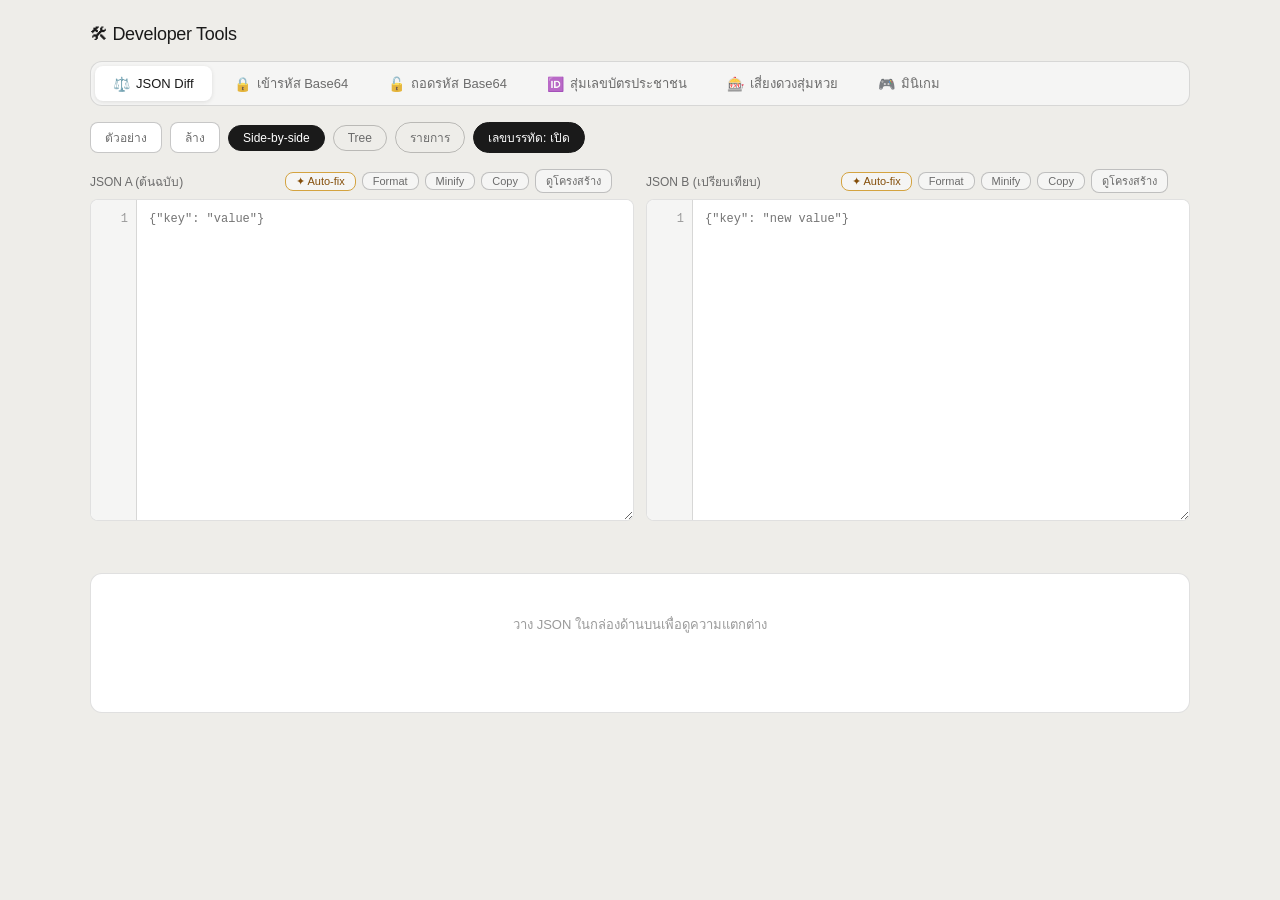
<file: index.html>
<!DOCTYPE html>
<html lang="th">
<head>
<meta charset="UTF-8">
<meta name="viewport" content="width=device-width, initial-scale=1.0">
<title>Developer Tools</title>
<meta name="description" content="Legacy all-in-one tools page for JSON diff, Base64 encode and decode, Thai ID testing, lucky draw, and links to the standalone SEO-first pages.">
<link rel="canonical" href="/index.html">
<meta property="og:title" content="Developer Tools">
<meta property="og:description" content="Use the original all-in-one page or jump to the new standalone pages for focused workflows and future SEO support.">
<meta name="office-dino-global-endpoint" content="https://script.google.com/macros/s/AKfycbz8wuMkDDU9myDoIJdjnvaKY0aCICJRXLDdY6konbAGpxjxR_s_JES4uQkYcMIBjkT6/exec">
<link rel="stylesheet" href="assets/css/base.css">
<link rel="stylesheet" href="assets/css/layout.css">
<link rel="stylesheet" href="assets/css/components.css">
<style>
* { box-sizing: border-box; margin: 0; padding: 0; }

:root {
  --bg-primary: #ffffff;
  --bg-secondary: #f5f5f4;
  --bg-tertiary: #eeede9;
  --text-primary: #1a1a1a;
  --text-secondary: #6b6b6b;
  --text-tertiary: #9a9a9a;
  --border: rgba(0,0,0,0.12);
  --border-md: rgba(0,0,0,0.22);
  --radius-md: 8px;
  --radius-lg: 12px;
  --font-mono: 'Consolas', 'Monaco', 'Courier New', monospace;
  --font-sans: -apple-system, BlinkMacSystemFont, 'Segoe UI', sans-serif;
}

@media (prefers-color-scheme: dark) {
  :root {
    --bg-primary: #1e1e1e;
    --bg-secondary: #2a2a2a;
    --bg-tertiary: #242424;
    --text-primary: #e8e8e8;
    --text-secondary: #a0a0a0;
    --text-tertiary: #666666;
    --border: rgba(255,255,255,0.1);
    --border-md: rgba(255,255,255,0.2);
  }
  .status-ok { background: #1a3a1a !important; color: #6dbf6d !important; }
  .status-err { background: #3a1a1a !important; color: #e07070 !important; }
  .stat-add { background: #1a3a1a !important; color: #6dbf6d !important; }
  .stat-rem { background: #3a1a1a !important; color: #e07070 !important; }
  .stat-chg { background: #3a2a0a !important; color: #d4a340 !important; }
  .stat-same { background: var(--bg-secondary) !important; color: var(--text-secondary) !important; }
  .row-add { background: #1a3a1a22 !important; }
  .row-rem { background: #3a1a1a22 !important; }
  .row-chg { background: #3a2a0a22 !important; }
  .row-add td.code { color: #6dbf6d !important; }
  .row-rem td.code { color: #e07070 !important; }
  .row-chg td.code { color: #d4a340 !important; }
  .row-add td.sign { color: #6dbf6d !important; }
  .row-rem td.sign { color: #e07070 !important; }
  .row-chg td.sign { color: #d4a340 !important; }
  .tree-add { color: #6dbf6d !important; }
  .tree-rem { color: #e07070 !important; }
  .tree-chg { color: #d4a340 !important; }
  .list-old { color: #e07070 !important; }
  .list-new { color: #6dbf6d !important; }
  .list-badge.stat-add { background: #1a3a1a !important; color: #6dbf6d !important; }
  .list-badge.stat-rem { background: #3a1a1a !important; color: #e07070 !important; }
  .list-badge.stat-chg { background: #3a2a0a !important; color: #d4a340 !important; }
  .b64-result-box { background: var(--bg-secondary) !important; }
  .b64-badge-encode { background: #1a3a2a !important; color: #6dbf9a !important; }
  .b64-badge-decode { background: #1a2a3a !important; color: #6d9bbf !important; }
  .b64-info { background: var(--bg-secondary) !important; border-color: var(--border) !important; color: var(--text-secondary) !important; }
  .fmt-btn.copied { background: #1a3a1a !important; color: #6dbf6d !important; border-color: #6dbf6d !important; }
  .fmt-fix { color: #d4a340 !important; border-color: #d4a340 !important; }
  .fmt-fix:hover { background: #3a2a0a !important; }
}

body {
  font-family: var(--font-sans);
  background: var(--bg-tertiary);
  color: var(--text-primary);
  min-height: 100vh;
  padding: 24px 16px;
}

.container {
  max-width: 1100px;
  margin: 0 auto;
}

/* ---- App Header ---- */
.app-header {
  display: flex;
  align-items: center;
  gap: 12px;
  margin-bottom: 16px;
  flex-wrap: wrap;
}

.app-header + div[style*="background:var(--bg-primary)"][style*="margin-bottom:16px"] {
  display: none !important;
}

.app-title {
  font-size: 18px;
  font-weight: 500;
  color: var(--text-primary);
  letter-spacing: -0.3px;
  flex: 1;
}

/* ---- Page Tab Navigation ---- */
.page-tabs {
  display: flex;
  gap: 4px;
  flex-wrap: wrap;
  background: var(--bg-secondary);
  border: 0.5px solid var(--border);
  border-radius: var(--radius-lg);
  padding: 4px;
  margin-bottom: 16px;
  width: 100%;
}

.page-tab {
  font-family: var(--font-sans);
  font-size: 13px;
  font-weight: 500;
  padding: 7px 18px;
  border-radius: var(--radius-md);
  border: none;
  background: transparent;
  color: var(--text-secondary);
  cursor: pointer;
  transition: all 0.18s;
  white-space: nowrap;
  display: flex;
  align-items: center;
  gap: 6px;
}
.page-tab .tab-icon {
  font-size: 14px;
  opacity: 0.8;
}
.page-tab.active {
  background: var(--bg-primary);
  color: var(--text-primary);
  box-shadow: 0 1px 4px rgba(0,0,0,0.10);
}
.page-tab:hover:not(.active) {
  background: var(--bg-tertiary);
  color: var(--text-primary);
}

/* ---- Pages ---- */
.page { display: none; }
.page.active { display: block; }

/* ---- Toolbar ---- */
.toolbar {
  display: flex;
  align-items: center;
  gap: 8px;
  margin-bottom: 16px;
  flex-wrap: wrap;
}

.mode-btn {
  font-family: var(--font-sans);
  font-size: 12px;
  padding: 5px 14px;
  border-radius: 99px;
  border: 0.5px solid var(--border-md);
  background: transparent;
  color: var(--text-secondary);
  cursor: pointer;
  transition: all 0.15s;
}
.mode-btn.active {
  background: var(--text-primary);
  color: var(--bg-primary);
  border-color: var(--text-primary);
}
.mode-btn:hover:not(.active) {
  background: var(--bg-secondary);
}

.act-btn {
  font-family: var(--font-sans);
  font-size: 12px;
  padding: 5px 14px;
  border-radius: var(--radius-md);
  border: 0.5px solid var(--border-md);
  background: var(--bg-primary);
  color: var(--text-secondary);
  cursor: pointer;
  transition: background 0.15s;
}
.act-btn:hover { background: var(--bg-secondary); }

.fmt-btn {
  font-family: var(--font-sans);
  font-size: 11px;
  padding: 2px 10px;
  border-radius: var(--radius-md);
  border: 0.5px solid var(--border-md);
  background: var(--bg-secondary);
  color: var(--text-secondary);
  cursor: pointer;
  transition: all 0.15s;
  white-space: nowrap;
}
.fmt-btn:hover { background: var(--bg-tertiary); color: var(--text-primary); }
.fmt-btn.copied { background: #EAF3DE; color: #3B6D11; border-color: #3B6D11; }
.fmt-fix { color: #854F0B; border-color: #d4a340; }
.fmt-fix:hover { background: #FAEEDA; color: #6b3c06; }

/* Toast notification */
#toast-container { position: fixed; bottom: 24px; right: 24px; display: flex; flex-direction: column; gap: 8px; z-index: 9999; pointer-events: none; }
.toast { font-family: var(--font-sans); font-size: 12px; padding: 10px 16px; border-radius: var(--radius-lg); background: var(--bg-primary); border: 0.5px solid var(--border-md); box-shadow: 0 4px 20px rgba(0,0,0,0.12); color: var(--text-primary); max-width: 320px; line-height: 1.6; animation: toastIn 0.2s ease; }
.toast.toast-fix { border-left: 3px solid #BA7517; }
.toast.toast-ok { border-left: 3px solid #3B6D11; }
.toast.toast-err { border-left: 3px solid #E24B4A; }
.toast-title { font-weight: 600; margin-bottom: 2px; }
.toast-body { color: var(--text-secondary); }
@keyframes toastIn { from { opacity:0; transform: translateY(8px); } to { opacity:1; transform: translateY(0); } }
@keyframes toastOut { from { opacity:1; } to { opacity:0; } }

/* JSON Diff specific */
.editors {
  display: grid;
  grid-template-columns: 1fr 1fr;
  gap: 12px;
  margin-bottom: 12px;
}
@media (max-width: 600px) {
  .editors { grid-template-columns: 1fr; }
}
.editor-box { display: flex; flex-direction: column; gap: 6px; }
.editor-label {
  font-size: 12px;
  color: var(--text-secondary);
  font-weight: 500;
  display: flex;
  align-items: center;
  justify-content: space-between;
}
.editor-status {
  font-size: 11px;
  padding: 2px 8px;
  border-radius: 99px;
}
.status-ok { background: #EAF3DE; color: #3B6D11; }
.status-err { background: #FCEBEB; color: #A32D2D; }

textarea {
  width: 100%;
  height: 320px;
  font-family: var(--font-mono);
  font-size: 12px;
  padding: 10px 12px;
  border: 0.5px solid var(--border);
  border-radius: var(--radius-md);
  background: var(--bg-primary);
  color: var(--text-primary);
  resize: vertical;
  outline: none;
  transition: border-color 0.15s;
  line-height: 1.65;
}
textarea:focus { border-color: var(--border-md); }
textarea.invalid { border-color: #E24B4A; }
.json-editor-shell {
  display: grid;
  grid-template-columns: 46px minmax(0, 1fr);
  border: 0.5px solid var(--border);
  border-radius: var(--radius-md);
  overflow: hidden;
  background: var(--bg-primary);
}
.json-editor-shell.is-structure {
  grid-template-columns: 1fr;
}
.json-editor-shell.is-structure .json-line-numbers,
.json-editor-shell.is-structure .json-editor-textarea {
  display: none;
}
.json-editor-shell.is-line-numbers-hidden {
  grid-template-columns: 1fr;
}
.json-editor-shell.is-line-numbers-hidden .json-line-numbers {
  display: none;
}
.json-editor-textarea {
  border: 0;
  border-radius: 0;
}
.json-line-numbers {
  padding: 10px 8px;
  background: var(--bg-secondary);
  border-right: 0.5px solid var(--border);
  font-family: var(--font-mono);
  font-size: 12px;
  line-height: 1.65;
  text-align: right;
  color: var(--text-tertiary);
  user-select: none;
  white-space: pre;
  overflow: hidden;
}
.json-tree-panel {
  min-height: 320px;
  padding: 12px;
  overflow: auto;
  background: var(--bg-secondary);
}

.summary {
  display: flex;
  gap: 8px;
  margin-bottom: 12px;
  flex-wrap: wrap;
  min-height: 28px;
}
.stat {
  font-size: 12px;
  padding: 4px 14px;
  border-radius: 99px;
  font-weight: 500;
}
.stat-add { background: #EAF3DE; color: #3B6D11; }
.stat-rem { background: #FCEBEB; color: #A32D2D; }
.stat-chg { background: #FAEEDA; color: #854F0B; }
.stat-same { background: var(--bg-secondary); color: var(--text-secondary); }

.result-box {
  border: 0.5px solid var(--border);
  border-radius: var(--radius-lg);
  background: var(--bg-primary);
  min-height: 140px;
  overflow: auto;
}
.diff-table {
  width: 100%;
  border-collapse: collapse;
  font-family: var(--font-mono);
  font-size: 12px;
}
.diff-table td {
  padding: 2px 12px;
  vertical-align: top;
  line-height: 1.75;
  white-space: pre-wrap;
  word-break: break-all;
}
.diff-table .ln {
  color: var(--text-tertiary);
  font-size: 11px;
  text-align: right;
  width: 32px;
  user-select: none;
}
.sign { width: 18px; text-align: center; }

.row-add { background: #EAF3DE33; }
.row-rem { background: #FCEBEB33; }
.row-chg { background: #FAEEDA33; }
.row-add td.code { color: #3B6D11; }
.row-rem td.code { color: #A32D2D; }
.row-chg td.code { color: #854F0B; }
.row-add td.sign { color: #639922; font-weight: 500; }
.row-rem td.sign { color: #E24B4A; font-weight: 500; }
.row-chg td.sign { color: #BA7517; font-weight: 500; }

.tree-view {
  padding: 14px 16px;
  font-family: var(--font-mono);
  font-size: 12px;
  line-height: 2.1;
}
.json-tree-view {
  display: grid;
  gap: 8px;
}
.tree-add { color: #3B6D11; }
.tree-rem { color: #A32D2D; }
.tree-chg { color: #854F0B; }
.tree-same { color: var(--text-tertiary); }
.tree-path { font-weight: 500; }
.tree-val { opacity: 0.85; }
.json-tree-node {
  display: grid;
  gap: 6px;
}
.json-tree-row {
  display: flex;
  gap: 8px;
  align-items: flex-start;
  padding-left: calc(var(--tree-depth, 0) * 18px);
  font-family: var(--font-mono);
  font-size: 12px;
  line-height: 1.75;
}
.json-tree-toggle-btn,
.json-tree-toggle-spacer {
  width: 20px;
  flex: 0 0 20px;
  display: inline-flex;
  align-items: center;
  justify-content: center;
}
.json-tree-toggle-btn {
  min-height: 20px;
  border: 0.5px solid var(--border-md);
  border-radius: 99px;
  background: var(--bg-primary);
  color: var(--text-primary);
  cursor: pointer;
  font: inherit;
  line-height: 1;
}
.json-tree-key { font-weight: 700; color: var(--text-primary); }
.json-tree-sep,
.json-tree-summary { color: var(--text-secondary); }
.json-tree-value { color: var(--text-primary); word-break: break-word; }
.json-tree-children { display: grid; gap: 6px; }
.json-tree-node.is-collapsed > .json-tree-children { display: none; }

.list-view {
  padding: 14px 16px;
  display: flex;
  flex-direction: column;
  gap: 8px;
}
.list-item {
  display: flex;
  gap: 10px;
  align-items: flex-start;
  font-size: 12px;
}
.list-badge {
  font-family: var(--font-sans);
  font-size: 10px;
  padding: 2px 10px;
  border-radius: 99px;
  font-weight: 500;
  min-width: 52px;
  text-align: center;
  flex-shrink: 0;
  margin-top: 3px;
}
.list-content {
  font-family: var(--font-mono);
  color: var(--text-primary);
  line-height: 1.7;
}
.list-old { color: #A32D2D; text-decoration: line-through; opacity: 0.8; margin-right: 6px; }
.list-new { color: #3B6D11; }

.empty-hint {
  padding: 2.5rem;
  text-align: center;
  font-size: 13px;
  color: var(--text-tertiary);
}
.divider {
  width: 0.5px;
  background: var(--border);
  self-align: stretch;
}

/* ---- Thai ID Generator ---- */
.id-gen-wrap {
  display: flex;
  flex-direction: column;
  gap: 16px;
  max-width: 680px;
  margin: 0 auto;
}
.id-display {
  background: var(--bg-primary);
  border: 0.5px solid var(--border);
  border-radius: var(--radius-lg);
  padding: 28px 24px;
  text-align: center;
}
.id-number {
  font-family: var(--font-mono);
  font-size: 32px;
  font-weight: 700;
  letter-spacing: 4px;
  color: var(--text-primary);
  margin-bottom: 6px;
  transition: all 0.2s;
}
.id-number.rolling {
  animation: rollNum 0.5s ease;
}
@keyframes rollNum {
  0% { opacity:0; transform: scale(0.92); }
  100% { opacity:1; transform: scale(1); }
}
.id-formatted {
  font-family: var(--font-mono);
  font-size: 14px;
  color: var(--text-tertiary);
  letter-spacing: 1px;
  margin-bottom: 16px;
}
.id-gen-btn {
  font-family: var(--font-sans);
  font-size: 14px;
  font-weight: 600;
  padding: 10px 32px;
  border-radius: var(--radius-md);
  border: none;
  background: var(--text-primary);
  color: var(--bg-primary);
  cursor: pointer;
  transition: opacity 0.15s, transform 0.1s;
}
.id-gen-btn:hover { opacity: 0.85; }
.id-gen-btn:active { transform: scale(0.97); }
.id-meta-grid {
  display: grid;
  grid-template-columns: repeat(auto-fill, minmax(200px, 1fr));
  gap: 10px;
}
.id-meta-card {
  background: var(--bg-primary);
  border: 0.5px solid var(--border);
  border-radius: var(--radius-md);
  padding: 12px 14px;
}
.id-meta-label {
  font-size: 10px;
  font-weight: 600;
  color: var(--text-tertiary);
  text-transform: uppercase;
  letter-spacing: 0.5px;
  margin-bottom: 4px;
}
.id-meta-value {
  font-size: 13px;
  font-weight: 500;
  color: var(--text-primary);
}
.id-history {
  background: var(--bg-primary);
  border: 0.5px solid var(--border);
  border-radius: var(--radius-lg);
  padding: 14px 16px;
}
.id-history-title {
  font-size: 11px;
  font-weight: 600;
  color: var(--text-tertiary);
  text-transform: uppercase;
  letter-spacing: 0.5px;
  margin-bottom: 10px;
  display: flex;
  justify-content: space-between;
  align-items: center;
}
.id-history-list {
  display: flex;
  flex-direction: column;
  gap: 4px;
  max-height: 160px;
  overflow-y: auto;
}
.id-history-item {
  display: flex;
  justify-content: space-between;
  align-items: center;
  font-family: var(--font-mono);
  font-size: 12px;
  color: var(--text-secondary);
  padding: 4px 6px;
  border-radius: 6px;
  cursor: pointer;
  transition: background 0.12s;
}
.id-history-item:hover {
  background: var(--bg-secondary);
  color: var(--text-primary);
}
.id-copy-hint {
  font-size: 10px;
  color: var(--text-tertiary);
}
.id-info {
  font-size: 11px;
  color: var(--text-tertiary);
  background: var(--bg-secondary);
  border: 0.5px solid var(--border);
  border-radius: var(--radius-md);
  padding: 10px 14px;
  line-height: 1.8;
}
.id-info b { color: var(--text-secondary); }
.id-controls {
  display: flex;
  gap: 8px;
  justify-content: center;
  flex-wrap: wrap;
}
.id-count-select {
  font-family: var(--font-sans);
  font-size: 12px;
  padding: 5px 10px;
  border-radius: var(--radius-md);
  border: 0.5px solid var(--border-md);
  background: var(--bg-primary);
  color: var(--text-secondary);
  cursor: pointer;
}
.id-validate-box {
  background: var(--bg-primary);
  border: 0.5px solid var(--border);
  border-radius: var(--radius-lg);
  padding: 18px 20px;
}
.id-val-input {
  flex: 1;
  padding: 10px 14px;
  border: 1px solid var(--border-md);
  border-radius: var(--radius-md);
  font-family: var(--font-mono);
  font-size: 16px;
  outline: none;
  background: var(--bg-tertiary);
  color: var(--text-primary);
  letter-spacing: 2px;
}
.id-val-input:focus {
  border-color: var(--text-primary);
}
.id-val-result {
  margin-top: 12px;
  font-size: 13px;
  font-weight: 500;
  display: flex;
  align-items: center;
  gap: 6px;
}
.id-val-ok { color: #2A6B48; }
.id-val-err { color: #A32D2D; }

/* ---- Lucky Draw ---- */
.lucky-wrap {
  max-width: 580px;
  margin: 0 auto;
  display: flex;
  flex-direction: column;
  gap: 16px;
}
.lucky-header {
  text-align: center;
  padding: 8px 0 0;
}
.lucky-emoji-big {
  font-size: 52px;
  display: block;
  line-height: 1;
  margin-bottom: 4px;
  animation: floatEmoji 3s ease-in-out infinite;
}
@keyframes floatEmoji {
  0%,100% { transform: translateY(0); }
  50% { transform: translateY(-6px); }
}
.lucky-tagline {
  font-size: 13px;
  color: var(--text-tertiary);
  margin-top: 2px;
}
.lucky-mode-row {
  display: flex;
  justify-content: center;
  gap: 8px;
  flex-wrap: wrap;
}
.lucky-mode-btn {
  font-family: var(--font-sans);
  font-size: 13px;
  font-weight: 500;
  padding: 8px 20px;
  border-radius: 99px;
  border: 0.5px solid var(--border-md);
  background: transparent;
  color: var(--text-secondary);
  cursor: pointer;
  transition: all 0.18s;
}
.lucky-mode-btn.active {
  background: #c0392b;
  color: #fff;
  border-color: #c0392b;
}
.lucky-mode-btn:hover:not(.active) {
  background: var(--bg-secondary);
  color: var(--text-primary);
}
.lucky-result-box {
  background: var(--bg-primary);
  border: 0.5px solid var(--border);
  border-radius: var(--radius-lg);
  padding: 32px 20px;
  text-align: center;
  min-height: 180px;
  display: flex;
  flex-direction: column;
  align-items: center;
  justify-content: center;
  gap: 10px;
  position: relative;
  overflow: hidden;
}
.lucky-numbers {
  font-family: var(--font-mono);
  font-size: 52px;
  font-weight: 800;
  letter-spacing: 10px;
  color: #c0392b;
  text-shadow: 0 2px 12px rgba(192,57,43,0.18);
  transition: all 0.2s;
}
.lucky-numbers.spinning {
  animation: spinNum 0.6s cubic-bezier(0.25,0.46,0.45,0.94);
}
@keyframes spinNum {
  0% { opacity:0; transform: scale(0.5) rotate(-5deg); }
  60% { transform: scale(1.1) rotate(1deg); }
  100% { opacity:1; transform: scale(1) rotate(0deg); }
}
.lucky-subtitle {
  font-size: 12px;
  color: var(--text-tertiary);
}
.lucky-fortune {
  font-size: 14px;
  color: var(--text-secondary);
  line-height: 1.6;
  max-width: 340px;
  padding: 10px 14px;
  background: var(--bg-secondary);
  border-radius: var(--radius-md);
  margin-top: 4px;
}
.lucky-stars {
  font-size: 18px;
  letter-spacing: 2px;
  margin-top: 2px;
}
.lucky-spin-btn {
  font-family: var(--font-sans);
  font-size: 15px;
  font-weight: 700;
  padding: 12px 40px;
  border-radius: var(--radius-md);
  border: none;
  background: linear-gradient(135deg, #e74c3c, #c0392b);
  color: #fff;
  cursor: pointer;
  transition: all 0.15s;
  box-shadow: 0 4px 16px rgba(192,57,43,0.25);
  letter-spacing: 0.5px;
}
.lucky-spin-btn:hover { opacity: 0.88; transform: translateY(-1px); box-shadow: 0 6px 20px rgba(192,57,43,0.32); }
.lucky-spin-btn:active { transform: scale(0.97) translateY(0); }
.lucky-spin-btn:disabled { opacity: 0.6; cursor: not-allowed; transform: none; }
.lucky-disclaimer {
  font-size: 10px;
  color: var(--text-tertiary);
  text-align: center;
  line-height: 1.7;
  padding: 8px 12px;
  background: var(--bg-secondary);
  border-radius: var(--radius-md);
  border: 0.5px solid var(--border);
}
.lucky-confetti {
  position: absolute;
  top: 0; left: 0; right: 0; bottom: 0;
  pointer-events: none;
  overflow: hidden;
}
.lucky-confetti-piece {
  position: absolute;
  width: 8px;
  height: 8px;
  border-radius: 2px;
  animation: confettiFall linear forwards;
}
@keyframes confettiFall {
  0% { transform: translateY(-20px) rotate(0deg); opacity: 1; }
  100% { transform: translateY(200px) rotate(720deg); opacity: 0; }
}
.lucky-history {
  background: var(--bg-primary);
  border: 0.5px solid var(--border);
  border-radius: var(--radius-lg);
  padding: 14px 16px;
}
.lucky-history-label {
  font-size: 11px;
  font-weight: 600;
  color: var(--text-tertiary);
  text-transform: uppercase;
  letter-spacing: 0.5px;
  margin-bottom: 10px;
  display: flex;
  justify-content: space-between;
}
.lucky-history-items {
  display: flex;
  flex-wrap: wrap;
  gap: 8px;
}
.lucky-history-chip {
  font-family: var(--font-mono);
  font-size: 13px;
  font-weight: 600;
  padding: 4px 14px;
  border-radius: 99px;
  background: var(--bg-secondary);
  color: var(--text-primary);
  border: 0.5px solid var(--border);
  cursor: pointer;
  transition: background 0.12s;
}
.lucky-history-chip:hover { background: var(--bg-tertiary); }
.lucky-mode-info {
  text-align: center;
  font-size: 12px;
  color: var(--text-tertiary);
}

/* ---- Base64 Page ---- */
.b64-layout {
  display: grid;
  grid-template-columns: 1fr 1fr;
  gap: 12px;
}
@media (max-width: 680px) {
  .b64-layout { grid-template-columns: 1fr; }
}

.b64-panel {
  display: flex;
  flex-direction: column;
  gap: 8px;
}

.b64-panel-header {
  display: flex;
  align-items: center;
  justify-content: space-between;
  gap: 8px;
  flex-wrap: wrap;
}

.b64-panel-title {
  display: flex;
  align-items: center;
  gap: 8px;
}

.b64-badge-encode {
  font-family: var(--font-sans);
  font-size: 10px;
  font-weight: 600;
  padding: 2px 10px;
  border-radius: 99px;
  background: #EAF7EF;
  color: #2A6B48;
  letter-spacing: 0.3px;
}
.b64-badge-decode {
  font-family: var(--font-sans);
  font-size: 10px;
  font-weight: 600;
  padding: 2px 10px;
  border-radius: 99px;
  background: #E8F0FB;
  color: #2A4B7C;
  letter-spacing: 0.3px;
}

.b64-label {
  font-size: 12px;
  font-weight: 500;
  color: var(--text-secondary);
}

.b64-actions {
  display: flex;
  gap: 6px;
  align-items: center;
  flex-wrap: wrap;
}

.b64-textarea {
  height: 220px;
  resize: vertical;
}

.b64-result-box {
  border: 0.5px solid var(--border);
  border-radius: var(--radius-md);
  background: var(--bg-secondary);
  min-height: 220px;
  padding: 10px 12px;
  font-family: var(--font-mono);
  font-size: 12px;
  line-height: 1.75;
  color: var(--text-primary);
  word-break: break-all;
  white-space: pre-wrap;
  overflow: auto;
  position: relative;
}
.b64-result-placeholder {
  color: var(--text-tertiary);
  font-style: italic;
}

.b64-center-actions {
  display: flex;
  flex-direction: column;
  align-items: center;
  justify-content: center;
  gap: 10px;
  padding: 8px 0;
}

.b64-arrow-btn {
  font-family: var(--font-sans);
  font-size: 12px;
  font-weight: 500;
  padding: 8px 18px;
  border-radius: var(--radius-md);
  border: 0.5px solid var(--border-md);
  background: var(--bg-primary);
  color: var(--text-secondary);
  cursor: pointer;
  transition: all 0.15s;
  white-space: nowrap;
  display: flex;
  align-items: center;
  gap: 6px;
}
.b64-arrow-btn:hover {
  background: var(--bg-secondary);
  color: var(--text-primary);
}
.b64-arrow-btn.primary {
  background: var(--text-primary);
  color: var(--bg-primary);
  border-color: var(--text-primary);
}
.b64-arrow-btn.primary:hover {
  opacity: 0.85;
}

.b64-info {
  font-size: 11px;
  color: var(--text-tertiary);
  background: var(--bg-secondary);
  border: 0.5px solid var(--border);
  border-radius: var(--radius-md);
  padding: 8px 12px;
  line-height: 1.7;
  margin-top: 4px;
}
.b64-info b { color: var(--text-secondary); font-weight: 600; }

.b64-swap-row {
  display: flex;
  justify-content: center;
  margin: 4px 0;
}
.b64-swap-btn {
  font-family: var(--font-sans);
  font-size: 11px;
  padding: 4px 16px;
  border-radius: 99px;
  border: 0.5px solid var(--border-md);
  background: var(--bg-primary);
  color: var(--text-secondary);
  cursor: pointer;
  transition: all 0.15s;
  display: flex;
  align-items: center;
  gap: 5px;
}
.b64-swap-btn:hover {
  background: var(--bg-secondary);
  color: var(--text-primary);
}

/* File upload */
.b64-file-row {
  display: flex;
  align-items: center;
  gap: 8px;
  flex-wrap: wrap;
}
.b64-file-label {
  font-family: var(--font-sans);
  font-size: 11px;
  padding: 4px 12px;
  border-radius: var(--radius-md);
  border: 0.5px solid var(--border-md);
  background: var(--bg-secondary);
  color: var(--text-secondary);
  cursor: pointer;
  transition: all 0.15s;
  white-space: nowrap;
}
.b64-file-label:hover {
  background: var(--bg-tertiary);
  color: var(--text-primary);
}
#b64-file-input { display: none; }
.b64-file-name {
  font-size: 11px;
  color: var(--text-tertiary);
  overflow: hidden;
  text-overflow: ellipsis;
  white-space: nowrap;
  max-width: 160px;
}

.b64-char-count {
  font-size: 10px;
  color: var(--text-tertiary);
  text-align: right;
  margin-top: 2px;
}

/* ---- Mini Game ---- */
.mg-wrap {
  max-width: 600px;
  margin: 0 auto;
  text-align: center;
  background: var(--bg-primary);
  border: 0.5px solid var(--border);
  border-radius: var(--radius-lg);
  padding: 32px 24px;
}
.mg-header {
  font-size: 24px;
  font-weight: 700;
  color: var(--text-primary);
  margin-bottom: 8px;
}
.mg-desc {
  font-size: 14px;
  color: var(--text-secondary);
  margin-bottom: 24px;
}
.mg-board {
  display: flex;
  justify-content: center;
  gap: 20px;
  margin-bottom: 32px;
  position: relative;
  height: 120px;
}
.mg-box {
  width: 100px;
  height: 100px;
  background: var(--bg-secondary);
  border: 2px solid var(--border-md);
  border-radius: var(--radius-md);
  font-size: 48px;
  display: flex;
  align-items: center;
  justify-content: center;
  cursor: pointer;
  position: absolute;
  transition: left 0.4s ease-in-out, transform 0.4s cubic-bezier(0.25, 0.8, 0.25, 1), background 0.2s, border-color 0.2s;
  user-select: none;
}
.mg-box:hover:not(.disabled) {
  transform: translateY(-4px) scale(1.05) !important;
  border-color: #3498db;
  background: var(--bg-tertiary);
}
.mg-box.disabled {
  cursor: default;
}
.mg-box.winner {
  border-color: #2ecc71;
  background: #eafaf1;
  animation: mgBounce 0.5s;
}
.mg-box.loser {
  opacity: 0.6;
  filter: grayscale(1);
}
@keyframes mgBounce {
  0%, 100% { transform: translateY(0) scale(1); }
  50% { transform: translateY(-15px) scale(1.1); }
}
.mg-btn {
  font-family: var(--font-sans);
  font-size: 15px;
  font-weight: 600;
  padding: 12px 32px;
  border-radius: 99px;
  border: none;
  background: var(--text-primary);
  color: var(--bg-primary);
  cursor: pointer;
  transition: all 0.15s;
}
.mg-btn:hover { opacity: 0.85; transform: scale(1.02); }
.mg-btn:disabled { opacity: 0.5; cursor: not-allowed; transform: none; }
.mg-result {
  margin-top: 16px;
  font-size: 16px;
  font-weight: 600;
  min-height: 24px;
  transition: all 0.3s;
}
.mg-epic-overlay {
  position: fixed;
  top: 0; left: 0; right: 0; bottom: 0;
  pointer-events: none;
  z-index: 9999;
  display: flex;
  align-items: center;
  justify-content: center;
  overflow: hidden;
}
.mg-epic-flash {
  position: absolute;
  top: 0; left: 0; right: 0; bottom: 0;
  background: radial-gradient(circle, rgba(255,255,255,0.9) 0%, rgba(255,255,255,0) 70%);
  opacity: 0;
  animation: mgFlash 1s ease-out;
}
@keyframes mgFlash {
  0% { opacity: 0.8; }
  100% { opacity: 0; }
}
.mg-jackpot-text {
  font-family: var(--font-sans);
  font-size: 80px;
  font-weight: 900;
  color: #f1c40f;
  text-shadow: 0 4px 20px rgba(241,196,15,0.6), 0 0 40px rgba(231,76,60,0.8);
  transform: scale(0.1) rotate(-10deg);
  opacity: 0;
  animation: mgJackpot 1.5s cubic-bezier(0.175, 0.885, 0.32, 1.275) forwards;
  z-index: 10000;
  text-align: center;
  line-height: 1.1;
}
@keyframes mgJackpot {
  0% { transform: scale(0.1) rotate(-20deg); opacity: 0; }
  30% { transform: scale(1.2) rotate(5deg); opacity: 1; }
  50% { transform: scale(1) rotate(0deg); opacity: 1; }
  80% { transform: scale(1) rotate(0deg); opacity: 1; }
  100% { transform: scale(1.5) rotate(10deg); opacity: 0; }
}

/* ---- Office Dino Game ---- */
#mg-hub-dino {
  display: grid;
  grid-template-columns: minmax(0, 1fr);
  gap: 16px;
  align-items: start;
}
.dino-header {
  display: flex;
  justify-content: space-between;
  gap: 12px;
  align-items: center;
  margin-bottom: 10px;
  flex-wrap: wrap;
  text-align: left;
  grid-column: 1 / -1;
}
.dino-title { font-size: 22px; font-weight: bold; color: var(--text-primary); }
.dino-subtitle { font-size: 13px; color: var(--text-secondary); }
.dino-score-panel { text-align: right; font-size: 14px; line-height: 1.6; color: var(--text-primary); }
#levelText { font-weight: bold; font-size: 18px; color: #c0392b; }
.dino-canvas-wrap { border: 3px solid var(--border-md); border-radius: var(--radius-md); overflow: hidden; background: #fff; }
.dino-layout {
  display: grid;
  grid-template-columns: minmax(0, 1fr);
  gap: 16px;
  align-items: start;
}
.dino-stage-panel {
  grid-column: 1 / -1;
  min-width: 0;
}
.dino-canvas-wrap {
  position: relative;
}
.dino-start-overlay {
  position: absolute;
  inset: 0;
  display: flex;
  align-items: center;
  justify-content: center;
  pointer-events: none;
}
.dino-start-card {
  pointer-events: auto;
  display: grid;
  gap: 10px;
  justify-items: center;
  padding: 18px 22px;
  border-radius: var(--radius-lg);
  background: rgba(255, 255, 255, 0.92);
  border: 1px solid var(--border-md);
  box-shadow: 0 8px 26px rgba(0,0,0,0.16);
  text-align: center;
}
.dino-start-card strong {
  font-size: 18px;
}
.dino-start-card span {
  color: var(--text-secondary);
  font-size: 13px;
}
.dino-side-panel {
  min-width: 0;
}
canvas#dino-game {
  width: 100%;
  height: auto;
  display: block;
  background: linear-gradient(#ffffff 0%, #ffffff 72%, #eeeeee 72%, #eeeeee 100%);
}
.dino-controls {
  margin-top: 10px;
  font-size: 14px;
  color: var(--text-secondary);
  display: flex;
  justify-content: space-between;
  gap: 8px;
  flex-wrap: wrap;
  text-align: left;
}
.dino-meta-panel {
  margin: 0;
  padding: 12px;
  border: 1px solid var(--border);
  border-radius: var(--radius-md);
  background: var(--bg-secondary);
  grid-column: 1 / -1;
  display: grid;
  grid-template-columns: repeat(2, minmax(0, 1fr));
  gap: 16px;
  align-items: start;
}
#mg-hub-dino .dino-leaderboard:first-of-type > div[style*="display:flex"][style*="flex-wrap:wrap"],
#mg-hub-dino .dino-leaderboard:first-of-type > div[style*="font-size:12px"][style*="line-height:1.6"],
#mg-hub-dino [onclick="copyDinoLeaderboard()"],
#mg-hub-dino [onclick="importDinoLeaderboardFromPrompt()"],
#mg-hub-dino [onclick="clearDinoLeaderboard()"],
#mg-hub-dino [onclick="syncDinoGlobalLeaderboard(true)"] {
  display: none !important;
}
.dino-player-form {
  display: flex;
  gap: 8px;
  align-items: center;
  flex-wrap: wrap;
}
.dino-player-form label {
  font-size: 13px;
  color: var(--text-secondary);
  font-weight: 600;
}
.dino-player-form input {
  flex: 1 1 220px;
  min-height: 38px;
  padding: 8px 10px;
  border-radius: var(--radius-md);
  border: 1px solid var(--border-md);
  background: var(--bg-primary);
  color: var(--text-primary);
}
.dino-current-player {
  margin-top: 8px;
  font-size: 13px;
  color: var(--text-secondary);
  text-align: left;
}
.dino-current-player strong {
  color: var(--text-primary);
}
.dino-score-card {
  margin-top: 12px;
  padding: 12px;
  border: 1px solid rgba(39, 174, 96, 0.35);
  border-radius: var(--radius-md);
  background: rgba(39, 174, 96, 0.08);
  color: var(--text-primary);
}
.dino-score-card strong {
  display: block;
  margin-bottom: 6px;
}
.dino-score-card p {
  margin: 0 0 10px;
  color: var(--text-secondary);
  line-height: 1.5;
}
.dino-leaderboard {
  margin-top: 0;
}
.dino-leaderboard h3 {
  font-size: 15px;
  margin-bottom: 8px;
  color: var(--text-primary);
}
#dino-leaderboard-empty {
  font-size: 13px;
  color: var(--text-tertiary);
}
#dino-leaderboard-list {
  list-style: none;
  margin: 10px 0 0;
  padding: 0;
  display: grid;
  gap: 6px;
  max-height: 280px;
  overflow: auto;
}
.dino-leaderboard-item {
  display: grid;
  grid-template-columns: auto minmax(0, 1fr) auto;
  gap: 10px;
  align-items: center;
  padding: 8px 10px;
  border-radius: var(--radius-md);
  background: var(--bg-primary);
  border: 1px solid var(--border);
  font-size: 13px;
}
.dino-leaderboard-rank {
  font-weight: 700;
  color: #c0392b;
}
.dino-leaderboard-name {
  min-width: 0;
  overflow: hidden;
  text-overflow: ellipsis;
  white-space: nowrap;
  color: var(--text-primary);
}
.dino-leaderboard-score {
  font-weight: 700;
  color: var(--text-primary);
}
.dino-badge {
  display: inline-block;
  padding: 4px 8px;
  border: 1px solid var(--border-md);
  border-radius: 4px;
  background: var(--bg-secondary);
  font-weight: bold;
  font-family: var(--font-mono);
}
.dino-char-select {
  padding: 4px 8px;
  border-radius: var(--radius-md);
  border: 1px solid var(--border-md);
  font-size: 16px;
  background: var(--bg-primary);
  color: var(--text-primary);
  cursor: pointer;
}
@media (max-width: 900px) {
  #mg-hub-dino {
    grid-template-columns: 1fr;
  }
  .dino-meta-panel {
    grid-column: 1;
    grid-template-columns: 1fr;
  }
}
.mg-wrap.mg-wrap-dino {
  padding-top: 18px;
}
.hub-nav {
  display: flex;
  justify-content: center;
  gap: 10px;
  margin-bottom: 14px;
}
.hub-btn {
  font-family: var(--font-sans);
  font-size: 14px;
  padding: 8px 16px;
  border-radius: 99px;
  border: 1px solid var(--border-md);
  background: var(--bg-primary);
  color: var(--text-secondary);
  cursor: pointer;
  transition: all 0.2s;
}
.hub-btn.active {
  background: var(--text-primary);
  color: var(--bg-primary);
  border-color: var(--text-primary);
}
</style>
</head>
<body>
<div class="container">

  <!-- App Header -->
  <div class="app-header">
    <span class="app-title">🛠 Developer Tools</span>
  </div>

  <div style="background:var(--bg-primary);border:1px solid var(--border);border-radius:var(--radius-lg);padding:14px 16px;margin-bottom:16px;">
    <div style="font-weight:700;margin-bottom:4px;">หน้าใช้งานหลักแบบเดิม</div>
    <div style="color:var(--text-secondary);font-size:13px;line-height:1.6;">หน้านี้กลับมาเป็นศูนย์กลางสำหรับทุกเครื่องมือและมินิเกมอีกครั้ง ส่วนไฟล์หน้าแยกที่เคยทำไว้ยังเก็บอยู่ในโปรเจ็กต์ก่อน แต่ยังไม่ใช้งานใน flow หลักตอนนี้</div>
  </div>

  <!-- Page Tabs -->
  <div class="page-tabs" role="tablist">
    <button class="page-tab active" id="ptab-diff" onclick="switchPage('diff')" role="tab" aria-selected="true" aria-controls="page-diff">
      <span class="tab-icon">⚖️</span> JSON Diff
    </button>
    <button class="page-tab" id="ptab-b64encode" onclick="switchPage('b64encode')" role="tab" aria-selected="false" aria-controls="page-b64encode">
      <span class="tab-icon">🔒</span> เข้ารหัส Base64
    </button>
    <button class="page-tab" id="ptab-b64decode" onclick="switchPage('b64decode')" role="tab" aria-selected="false" aria-controls="page-b64decode">
      <span class="tab-icon">🔓</span> ถอดรหัส Base64
    </button>
    <button class="page-tab" id="ptab-thaiid" onclick="switchPage('thaiid')" role="tab" aria-selected="false" aria-controls="page-thaiid">
      <span class="tab-icon">🆔</span> สุ่มเลขบัตรประชาชน
    </button>
    <button class="page-tab" id="ptab-lucky" onclick="switchPage('lucky')" role="tab" aria-selected="false" aria-controls="page-lucky">
      <span class="tab-icon">🎰</span> เสี่ยงดวงสุ่มหวย
    </button>
    <button class="page-tab" id="ptab-minigame" onclick="switchPage('minigame')" role="tab" aria-selected="false" aria-controls="page-minigame">
      <span class="tab-icon">🎮</span> มินิเกม
    </button>
  </div>

  <!-- ===================== PAGE: JSON DIFF ===================== -->
  <div class="page active" id="page-diff" role="tabpanel" aria-labelledby="ptab-diff">
    <div class="toolbar">
      <button class="act-btn" onclick="loadExample()">ตัวอย่าง</button>
      <button class="act-btn" onclick="clearAll()">ล้าง</button>
      <button class="mode-btn active" onclick="setMode('side')" id="btn-side">Side-by-side</button>
      <button class="mode-btn" onclick="setMode('tree')" id="btn-tree">Tree</button>
      <button class="mode-btn" onclick="setMode('list')" id="btn-list">รายการ</button>
      <button class="mode-btn active" onclick="toggleLineNumbers()" id="line-number-toggle">เลขบรรทัด: เปิด</button>
    </div>

    <div class="editors">
      <div class="editor-box">
        <div class="editor-label">
          <span>JSON A (ต้นฉบับ)</span>
          <div style="display:flex;gap:6px;align-items:center;">
            <button class="fmt-btn fmt-fix" onclick="autoFixJSON('a')" title="พยายาม fix JSON อัตโนมัติ">✦ Auto-fix</button>
            <button class="fmt-btn" onclick="formatJSON('a')" title="จัดรูปแบบ JSON">Format</button>
            <button class="fmt-btn" onclick="minifyJSON('a')" title="ย่อ JSON">Minify</button>
            <button class="fmt-btn" onclick="copyJSON('a')" id="copy-a" title="คัดลอก">Copy</button>
            <button class="fmt-btn json-structure-toggle" onclick="toggleJsonStructure('a')" id="json-structure-toggle-a" title="ดูโครงสร้าง">ดูโครงสร้าง</button>
            <span class="editor-status" id="sta-a"></span>
          </div>
        </div>
        <div class="json-editor-shell" id="json-editor-shell-a">
          <div class="json-line-numbers" id="line-numbers-a" aria-hidden="true">1</div>
          <textarea id="ta-a" class="json-editor-textarea" placeholder='{"key": "value"}' oninput="onInput()" onscroll="syncEditorScroll('a')"></textarea>
          <div class="json-tree-panel" id="json-tree-panel-a" hidden></div>
        </div>
      </div>
      <div class="editor-box">
        <div class="editor-label">
          <span>JSON B (เปรียบเทียบ)</span>
          <div style="display:flex;gap:6px;align-items:center;">
            <button class="fmt-btn fmt-fix" onclick="autoFixJSON('b')" title="พยายาม fix JSON อัตโนมัติ">✦ Auto-fix</button>
            <button class="fmt-btn" onclick="formatJSON('b')" title="จัดรูปแบบ JSON">Format</button>
            <button class="fmt-btn" onclick="minifyJSON('b')" title="ย่อ JSON">Minify</button>
            <button class="fmt-btn" onclick="copyJSON('b')" id="copy-b" title="คัดลอก">Copy</button>
            <button class="fmt-btn json-structure-toggle" onclick="toggleJsonStructure('b')" id="json-structure-toggle-b" title="ดูโครงสร้าง">ดูโครงสร้าง</button>
            <span class="editor-status" id="sta-b"></span>
          </div>
        </div>
        <div class="json-editor-shell" id="json-editor-shell-b">
          <div class="json-line-numbers" id="line-numbers-b" aria-hidden="true">1</div>
          <textarea id="ta-b" class="json-editor-textarea" placeholder='{"key": "new value"}' oninput="onInput()" onscroll="syncEditorScroll('b')"></textarea>
          <div class="json-tree-panel" id="json-tree-panel-b" hidden></div>
        </div>
      </div>
    </div>

    <div class="summary" id="summary"></div>
    <div class="result-box" id="result">
      <div class="empty-hint">วาง JSON ในกล่องด้านบนเพื่อดูความแตกต่าง</div>
    </div>
  </div>

  <!-- ===================== PAGE: BASE64 ENCODE ===================== -->
  <div class="page" id="page-b64encode" role="tabpanel" aria-labelledby="ptab-b64encode">
    <div class="b64-layout">
      <!-- Input -->
      <div class="b64-panel">
        <div class="b64-panel-header">
          <div class="b64-panel-title">
            <span class="b64-label">ข้อความต้นฉบับ (Plain Text)</span>
          </div>
          <div class="b64-actions">
            <label class="b64-file-label" for="enc-file-input" title="โหลดจากไฟล์">📂 โหลดไฟล์</label>
            <input type="file" id="enc-file-input" onchange="loadFileForEncode(event)">
            <button class="fmt-btn" onclick="clearEncode()">ล้าง</button>
            <button class="fmt-btn" onclick="copyText('enc-input', 'copy-enc-in')" id="copy-enc-in">Copy</button>
          </div>
        </div>
        <textarea class="b64-textarea" id="enc-input" placeholder="พิมพ์หรือวางข้อความที่ต้องการเข้ารหัส..." oninput="onEncodeInput()"></textarea>
        <div class="b64-char-count" id="enc-in-count">0 ตัวอักษร</div>
        <div class="b64-info">
          <b>Base64 Encode</b> แปลงข้อความหรือข้อมูลใดๆ ให้อยู่ในรูปแบบ Base64<br>
          รองรับ Unicode และภาษาไทย (เข้ารหัสเป็น UTF-8 ก่อน)
        </div>
      </div>

      <!-- Output -->
      <div class="b64-panel">
        <div class="b64-panel-header">
          <div class="b64-panel-title">
            <span class="b64-label">ผลลัพธ์ Base64</span>
            <span class="b64-badge-encode">ENCODE</span>
          </div>
          <div class="b64-actions">
            <button class="fmt-btn" onclick="copyResultText('enc-result', 'copy-enc-out')" id="copy-enc-out">Copy</button>
            <button class="fmt-btn" onclick="downloadResult('enc-result', 'encoded.txt')">⬇ Download</button>
          </div>
        </div>
        <div class="b64-result-box" id="enc-result">
          <span class="b64-result-placeholder">ผลลัพธ์จะแสดงที่นี่...</span>
        </div>
        <div class="b64-char-count" id="enc-out-count"></div>
        <div class="b64-swap-row">
          <button class="b64-swap-btn" onclick="sendEncodeToDecodeTab()" title="ส่งผลลัพธ์ไปถอดรหัสที่แท็บถอดรหัส Base64">
            🔁 ส่งไปถอดรหัส →
          </button>
        </div>
      </div>
    </div>
  </div>

  <!-- ===================== PAGE: THAI ID GENERATOR ===================== -->
  <div class="page" id="page-thaiid" role="tabpanel" aria-labelledby="ptab-thaiid">
    <div class="id-gen-wrap">
      <div class="id-display">
        <div class="id-number" id="id-number-display">- - - - - - - - - - - - -</div>
        <div class="id-formatted" id="id-formatted-display">กด "สุ่มเลขใหม่" เพื่อเริ่มต้น</div>
        <div class="id-controls" style="margin-top:12px;">
          <select class="id-count-select" id="id-gen-count">
            <option value="1">สุ่ม 1 เลข</option>
            <option value="5">สุ่ม 5 เลข</option>
            <option value="10">สุ่ม 10 เลข</option>
          </select>
          <select class="id-count-select" id="id-first-digit">
            <option value="0">หลักแรก: สุ่มทั้งหมด (1-8)</option>
            <option value="1">1 – เกิด+สัญชาติไทย แจ้งเกิดทันเวลา (≤15 วัน)</option>
            <option value="2">2 – เกิด+สัญชาติไทย แจ้งเกิดเกินกำหนด</option>
            <option value="3">3 – ไทย/ต่างด้าว มีชื่อในทะเบียนก่อน 31 พ.ค. 2527</option>
            <option value="4">4 – ย้ายเข้าทะเบียน (1 ม.ค. – 31 พ.ค. 2527) ไร้เลข</option>
            <option value="5">5 – ได้สัญชาติไทยโดยการแปลงสัญชาติ</option>
            <option value="6">6 – เข้าเมืองถูกกฎหมาย แต่ยังไม่ได้สัญชาติไทย</option>
            <option value="7">7 – บุตรของประเภท 3 และ 6 เกิดในประเทศไทย</option>
            <option value="8">8 – ไร้สถานะทางทะเบียน / ต่างด้าวอยู่ชั่วคราว</option>
          </select>
          <button class="id-gen-btn" onclick="generateThaiID()">🎲 สุ่มเลขใหม่</button>
        </div>
      </div>

      <div class="id-meta-grid" id="id-meta-grid" style="display:none;"></div>

      <div class="id-validate-box">
        <div class="id-history-title">ตรวจสอบความถูกต้องของเลขบัตร</div>
        <div style="display:flex;gap:10px;align-items:stretch;flex-wrap:wrap;">
          <input type="text" id="id-val-input" class="id-val-input" placeholder="กรอกเลขบัตร 13 หลัก..." maxlength="13" oninput="this.value = this.value.replace(/[^0-9]/g, '')">
          <button class="id-gen-btn" onclick="validateThaiIDInput()" style="padding:10px 20px;">ตรวจสอบ</button>
        </div>
        <div id="id-val-result" class="id-val-result" style="display:none;"></div>
      </div>

      <div class="id-history">
        <div class="id-history-title">
          <span>ประวัติการสุ่ม</span>
          <button class="fmt-btn" onclick="clearIDHistory()">ล้าง</button>
        </div>
        <div class="id-history-list" id="id-history-list">
          <div style="font-size:12px;color:var(--text-tertiary);text-align:center;padding:8px;">ยังไม่มีประวัติ</div>
        </div>
      </div>

      <div class="id-info">
        <b>⚠ สำหรับทดสอบระบบเท่านั้น</b><br>
        เลขบัตรประชาชนที่สุ่มได้ผ่านอัลกอริทึม checksum ของกรมการปกครอง (หลักที่ 13 คำนวณจากหลักที่ 1-12)<br>
        <b>ไม่ใช่เลขบัตรประชาชนจริงของบุคคลใด</b> ห้ามนำไปใช้ในทางที่ผิดกฎหมายโดยเด็ดขาด
      </div>
    </div>
  </div>

<!-- ===================== PAGE: LUCKY DRAW ===================== -->
  <div class="page" id="page-lucky" role="tabpanel" aria-labelledby="ptab-lucky">
    <div class="lucky-wrap">
      <div class="lucky-header">
        <span class="lucky-emoji-big">🎰</span>
        <div style="font-size:18px;font-weight:700;color:var(--text-primary);">เสี่ยงดวงสุ่มหวย</div>
        <div class="lucky-tagline">สุ่มตัวเลขมงคล ขอให้ถูก! (ถ้าไม่ถูกอย่ามาโทษผม 555)</div>
      </div>

      <div class="lucky-mode-row">
        <button class="lucky-mode-btn active" id="lbtn-2" onclick="setLuckyMode(2)">🎯 2 ตัวท้าย</button>
        <button class="lucky-mode-btn" id="lbtn-3" onclick="setLuckyMode(3)">🔥 3 ตัวท้าย</button>
        <button class="lucky-mode-btn" id="lbtn-6" onclick="setLuckyMode(6)">💎 6 ตัว (กะเอารวย)</button>
      </div>

      <div class="lucky-mode-info" id="lucky-mode-info">เลือกประเภทหวย แล้วกดสุ่ม</div>

      <div class="lucky-result-box" id="lucky-result-box">
        <div class="lucky-confetti" id="lucky-confetti"></div>
        <div class="lucky-numbers" id="lucky-numbers">??</div>
        <div class="lucky-subtitle" id="lucky-subtitle">กดปุ่มด้านล่างเพื่อเสี่ยงดวง</div>
        <div class="lucky-stars" id="lucky-stars"></div>
        <div class="lucky-fortune" id="lucky-fortune" style="display:none;"></div>
      </div>

      <div style="text-align:center;">
        <button class="lucky-spin-btn" id="lucky-spin-btn" onclick="spinLucky()">🙏 ขอเลขเด็ด!</button>
      </div>

      <div class="lucky-history">
        <div class="lucky-history-label">
          <span>เลขที่สุ่มล่าสุด</span>
          <button class="fmt-btn" onclick="clearLuckyHistory()">ล้าง</button>
        </div>
        <div class="lucky-history-items" id="lucky-history-items">
          <span style="font-size:12px;color:var(--text-tertiary);">ยังไม่มีประวัติ</span>
        </div>
      </div>

      <div class="lucky-disclaimer">
        ⚠️ <b>คำเตือน:</b> เว็บนี้สุ่มเลขแบบสุ่มจริงๆ ไม่ได้มีไสยศาสตร์ใดๆ 🙅‍♂️<br>
        ผู้พัฒนาไม่รับผิดชอบหากซื้อแล้วไม่ถูก 😂 กรุณาเล่นหวยด้วยความพอดี<br>
        <span style="color:#e74c3c;font-weight:600;">"หวยไม่ใช่ทางออก แต่ถ้าถูกก็ดีนะ 555"</span>
      </div>
    </div>
  </div>

<!-- ===================== PAGE: MINI GAME HUB ===================== -->
  <div class="page" id="page-minigame" role="tabpanel" aria-labelledby="ptab-minigame">
    <div class="mg-wrap mg-wrap-dino" style="max-width:1180px;">
      
      <div class="hub-nav">
        <button class="hub-btn active" id="hub-btn-dino" onclick="switchMgHub('dino')">🏃 Office Dino</button>
        <button class="hub-btn" id="hub-btn-box" onclick="switchMgHub('box')">🎁 เกมสลับกล่อง</button>
      </div>

      <!-- GAME: DINO -->
      <div id="mg-hub-dino">
        <div class="dino-header">
          <div>
            <div class="dino-title">Office Dino: มนุษย์เงินเดือนหลบงาน</div>
            <div class="dino-subtitle">เกมวัดระดับความว่างในออฟฟิศ — ยิ่งรอดนาน ยิ่งน่าสงสัย</div>
          </div>
          <div class="dino-score-panel">
            <div>
              ตัวละคร: 
              <select class="dino-char-select" id="dino-char" onchange="changeDinoChar()">
                <option value="executive">🤵 ผู้บริหาร</option>
                <option value="programmer" selected>👨‍💻 โปรแกรมเมอร์หนุ่ม</option>
                <option value="office">👩‍💼 สาวออฟฟิศ</option>
                <option value="general">🧑‍💻 พนักงานทั่วไป</option>
              </select>
            </div>
            <div style="margin-top:6px;">
              ระดับความเร็ว:
              <select class="dino-char-select" id="dino-speed" onchange="changeDinoSpeed()">
                <option value="baby">👶 เบบี๋ (ช้ามาก)</option>
                <option value="easy">💼 ออฟฟิศซินโดรม (ง่าย)</option>
                <option value="normal" selected>⚖️ กลางๆ (ปกติ)</option>
                <option value="hard">🔥 กร้านโลก (เร็วทะลุนรก)</option>
              </select>
            </div>
            <div style="margin-top:6px;">คะแนนความว่าง: <span id="scoreText">0</span></div>
            <div>ระดับ: <span id="levelText">ยังพอทำงานอยู่</span></div>
          </div>
        </div>

        <div class="dino-stage-panel">
          <form class="dino-player-form" id="dino-player-form" onsubmit="beginDinoRun(); return false;">
            <label for="dino-player-name">ชื่อผู้เล่น</label>
            <input id="dino-player-name" type="text" maxlength="32" placeholder="ใส่ชื่อ หรือปล่อยว่างให้สุ่มชื่อกวนๆ">
            <button class="hub-btn" type="submit" id="dino-player-start-btn">เริ่มเล่น</button>
          </form>
          <div class="dino-current-player">ผู้เล่นปัจจุบัน: <strong id="dino-current-player-name">ยังไม่ได้เริ่ม</strong></div>

        <div class="dino-canvas-wrap">
          <canvas id="dino-game" width="900" height="300"></canvas>
          <div class="dino-start-overlay" id="dino-player-start-overlay">
            <div class="dino-start-card">
              <strong>พร้อมอู้แบบมีสไตล์หรือยัง?</strong>
              <span>กดปุ่มเริ่มเกมเพื่อเข้าออฟฟิศ</span>
              <button class="hub-btn" type="button" id="dino-center-start-btn" onclick="beginDinoRun()">เริ่มเกม</button>
            </div>
          </div>
        </div>

        <div class="dino-controls">
          <div>
            <span class="dino-badge">Space / ↑</span> กระโดด
            <span class="dino-badge">↓</span> หมอบ
            <span class="dino-badge">P</span> Pause
            <span class="dino-badge">R</span> เริ่มใหม่
            <button class="hub-btn" onclick="toggleDinoPause()" id="dino-pause-btn" style="margin-left: 8px; padding: 2px 10px; font-size: 12px;">⏸️ พักเบรก (Pause)</button>
          </div>
          <div>
            Mini Boss:
            <span class="dino-badge">Z</span> ยิงลูกอม
            <span class="dino-badge">X</span> ยิงคำชี้แจง
            <span class="dino-badge">C</span> ใจเย็น
          </div>
          <div style="color:var(--text-tertiary);">หลบ Bug มรณะ Scope งอก Deadline บีบคอ และ Production Down ให้รอด!</div>
        </div>
        <div class="dino-score-card" id="dino-score-card" style="display:none;">
          <strong>แชร์คะแนนความว่าง</strong>
          <p id="dino-score-card-text">จบเกมแล้วข้อความแชร์คะแนนจะแสดงตรงนี้</p>
          <button class="hub-btn" type="button" onclick="copyDinoScoreCard()">คัดลอก Score Card</button>
        </div>
        </div>

        <div class="dino-meta-panel">
          <section class="dino-leaderboard" aria-labelledby="dino-leaderboard-title">
            <h3 id="dino-leaderboard-title">Top 20 Office Dino</h3>
            <div id="dino-leaderboard-empty">ยังไม่มีคะแนน บุกเบิกตำนานคนแรกได้เลย</div>
            <ol id="dino-leaderboard-list"></ol>
            <div style="display:flex;gap:8px;flex-wrap:wrap;margin-top:10px;">
              <button class="fmt-btn" type="button" onclick="copyDinoLeaderboard()">คัดลอกรหัสแชร์อันดับ</button>
              <button class="fmt-btn" type="button" onclick="importDinoLeaderboardFromPrompt()">นำเข้ารหัสแชร์</button>
              <button class="fmt-btn" type="button" onclick="clearDinoLeaderboard()">ล้างอันดับเครื่องนี้</button>
            </div>
            <div style="margin-top:10px;color:var(--text-tertiary);font-size:12px;line-height:1.6;">แชร์อันดับได้ด้วยการคัดลอกรหัส แล้วให้อีกฝ่ายนำเข้าผ่านปุ่มด้านบน ระบบจะรวมและเก็บไว้เฉพาะ Top 20 สูงสุด</div>
          </section>
          <section class="dino-leaderboard" aria-labelledby="dino-global-leaderboard-title" style="margin-top:16px;">
            <div style="display:flex;justify-content:space-between;gap:10px;align-items:center;flex-wrap:wrap;">
              <h3 id="dino-global-leaderboard-title">Global Top 20</h3>
              <button class="fmt-btn" type="button" onclick="syncDinoGlobalLeaderboard(true)">ซิงก์อันดับรวม</button>
            </div>
            <div id="dino-global-leaderboard-status" style="margin-top:8px;color:var(--text-secondary);font-size:13px;line-height:1.6;">ตั้งค่า Google Apps Script URL ก่อน แล้วอันดับรวมจะแสดงตรงนี้</div>
            <div id="dino-global-leaderboard-empty" style="margin-top:8px;color:var(--text-tertiary);font-size:12px;line-height:1.6;">ยังไม่มีคะแนนรวมจากหลายเครื่อง</div>
            <ol id="dino-global-leaderboard-list"></ol>
          </section>
        </div>

      </div>

      <!-- GAME: BOX -->
      <div id="mg-hub-box" style="display:none;">
        <div class="mg-header">🎁 เกมสลับกล่องเสี่ยงโชค</div>
        <div class="mg-desc">มีเพชร 💎 ซ่อนอยู่ใน 1 กล่อง จับตาดูให้ดีแล้วเลือกให้ถูก!</div>
        <div class="mg-board" id="mg-board">
          <!-- Boxes injected by JS -->
        </div>
        <div style="min-height:28px;">
          <button class="mg-btn" id="mg-start-btn" onclick="mgStartGame()">เริ่มเกม / สลับกล่อง!</button>
        </div>
        <div class="mg-result" id="mg-result"></div>
      </div>

    </div>
  </div>
  
  <div class="mg-epic-overlay" id="mg-epic-overlay"></div>

<!-- ===================== PAGE: BASE64 DECODE ===================== -->
  <div class="page" id="page-b64decode" role="tabpanel" aria-labelledby="ptab-b64decode">
    <div class="b64-layout">
      <!-- Input -->
      <div class="b64-panel">
        <div class="b64-panel-header">
          <div class="b64-panel-title">
            <span class="b64-label">ข้อความ Base64</span>
          </div>
          <div class="b64-actions">
            <label class="b64-file-label" for="dec-file-input" title="โหลดจากไฟล์">📂 โหลดไฟล์</label>
            <input type="file" id="dec-file-input" onchange="loadFileForDecode(event)">
            <button class="fmt-btn" onclick="clearDecode()">ล้าง</button>
            <button class="fmt-btn" onclick="copyText('dec-input', 'copy-dec-in')" id="copy-dec-in">Copy</button>
          </div>
        </div>
        <textarea class="b64-textarea" id="dec-input" placeholder="วางข้อความ Base64 ที่ต้องการถอดรหัส..." oninput="onDecodeInput()"></textarea>
        <div class="b64-char-count" id="dec-in-count">0 ตัวอักษร</div>
        <div class="b64-info">
          <b>Base64 Decode</b> แปลง Base64 กลับเป็นข้อความต้นฉบับ<br>
          ถ้าผลลัพธ์เป็น binary หรือรูปภาพ จะแสดง preview อัตโนมัติ
        </div>
      </div>

      <!-- Output -->
      <div class="b64-panel">
        <div class="b64-panel-header">
          <div class="b64-panel-title">
            <span class="b64-label">ผลลัพธ์ถอดรหัส</span>
            <span class="b64-badge-decode">DECODE</span>
          </div>
          <div class="b64-actions">
            <button class="fmt-btn" onclick="copyResultText('dec-result-text', 'copy-dec-out')" id="copy-dec-out">Copy</button>
            <button class="fmt-btn" onclick="downloadResult('dec-result-text', 'decoded.txt')">⬇ Download</button>
          </div>
        </div>
        <div class="b64-result-box" id="dec-result">
          <span class="b64-result-placeholder" id="dec-result-placeholder">ผลลัพธ์จะแสดงที่นี่...</span>
          <span id="dec-result-text" style="display:none;white-space:pre-wrap;word-break:break-all;"></span>
          <img id="dec-result-img" style="display:none;max-width:100%;border-radius:6px;margin-top:4px;" alt="decoded image preview">
        </div>
        <div class="b64-char-count" id="dec-out-count"></div>
        <div class="b64-swap-row">
          <button class="b64-swap-btn" onclick="sendDecodeToEncodeTab()" title="ส่งผลลัพธ์ไปเข้ารหัสที่แท็บเข้ารหัส Base64">
            🔁 ส่งไปเข้ารหัส →
          </button>
        </div>
      </div>
    </div>
  </div>

</div><!-- /container -->

<div id="toast-container"></div>

<script src="assets/js/shared/ui.js"></script>
<script src="assets/js/shared/storage.js"></script>
<script src="assets/js/shared/global-leaderboard.js"></script>
<script src="assets/js/shared/json-diff-core.js"></script>
<script>
// ============================================================
//  PAGE SWITCHING
// ============================================================
function switchPage(name) {
  ['diff','b64encode','b64decode','thaiid','lucky','minigame'].forEach(function(p) {
    document.getElementById('page-'+p).classList.toggle('active', p===name);
    var tab = document.getElementById('ptab-'+p);
    tab.classList.toggle('active', p===name);
    tab.setAttribute('aria-selected', p===name ? 'true' : 'false');
  });
}

// ============================================================
//  THAI ID GENERATOR
// ============================================================
var idHistory = [];

function calcThaiIDChecksum(digits12) {
  // digits12: array of 12 numbers
  var sum = 0;
  for (var i = 0; i < 12; i++) sum += digits12[i] * (13 - i);
  return (11 - (sum % 11)) % 10;
}

function randDigit() { return Math.floor(Math.random() * 10); }

function genOneThaiID(firstDigitFixed) {
  var digits = [];
  // Digit 1
  var d1 = (firstDigitFixed && firstDigitFixed > 0) ? firstDigitFixed : (Math.floor(Math.random() * 8) + 1);
  digits.push(d1);
  // Digits 2-12
  for (var i = 1; i < 12; i++) digits.push(randDigit());
  // Digit 13 checksum
  digits.push(calcThaiIDChecksum(digits));
  return digits.join('');
}

function formatThaiID(id) {
  // X-XXXX-XXXXX-XX-X
  return id[0] + '-' + id.slice(1,5) + '-' + id.slice(5,10) + '-' + id.slice(10,12) + '-' + id[12];
}

var FIRST_DIGIT_DESC = {
  '1': 'เกิดและมีสัญชาติไทย แจ้งเกิดภายในกำหนด (ไม่เกิน 15 วัน)',
  '2': 'เกิดและมีสัญชาติไทย แจ้งเกิดเกินกำหนดเวลา',
  '3': 'คนไทย/ต่างด้าว มีชื่อในทะเบียนบ้านก่อน 31 พ.ค. 2527',
  '4': 'คนไทย/ต่างด้าว ย้ายเข้าทะเบียนบ้าน (1 ม.ค. – 31 พ.ค. 2527) โดยยังไม่มีเลขประจำตัว',
  '5': 'ได้รับสัญชาติไทยตามกฎหมายสัญชาติ (การแปลงสัญชาติ)',
  '6': 'เข้าเมืองโดยชอบด้วยกฎหมาย แต่ยังไม่ได้สัญชาติไทย (เช่น ผู้ได้รับอนุญาตให้อยู่ถาวร)',
  '7': 'บุตรของบุคคลประเภท 3 และ 6 ที่เกิดในประเทศไทย',
  '8': 'ไม่มีสถานะทางทะเบียน (เช่น ชนกลุ่มน้อย, คนไร้สัญชาติ) หรือต่างด้าวอยู่ชั่วคราว'
};

function generateThaiID() {
  var count = parseInt(document.getElementById('id-gen-count').value);
  var firstDigit = parseInt(document.getElementById('id-first-digit').value);
  var ids = [];
  for (var i = 0; i < count; i++) ids.push(genOneThaiID(firstDigit));

  // Update display with the latest generated
  var latest = ids[ids.length - 1];
  var numEl = document.getElementById('id-number-display');
  numEl.textContent = latest;
  numEl.classList.remove('rolling');
  void numEl.offsetWidth;
  numEl.classList.add('rolling');

  document.getElementById('id-formatted-display').textContent = formatThaiID(latest);

  // Show meta
  var metaGrid = document.getElementById('id-meta-grid');
  metaGrid.style.display = 'grid';
  metaGrid.innerHTML =
    metaCard('รหัสหลักที่ 1', latest[0] + ' – ' + (FIRST_DIGIT_DESC[latest[0]] || '?')) +
    metaCard('รหัสจังหวัด', latest.slice(1,3)) +
    metaCard('รหัสอำเภอ/เขต', latest.slice(3,5)) +
    metaCard('ลำดับทะเบียน', latest.slice(5,10)) +
    metaCard('รหัสเพิ่มเติม', latest.slice(10,12)) +
    metaCard('เลข Checksum (หลัก 13)', latest[12]);

  // Add to history
  ids.forEach(function(id) {
    idHistory.unshift({ id: id, fmt: formatThaiID(id) });
  });
  if (idHistory.length > 50) idHistory = idHistory.slice(0, 50);
  renderIDHistory();
}

function metaCard(label, value) {
  return '<div class="id-meta-card"><div class="id-meta-label">' + esc(label) + '</div><div class="id-meta-value">' + esc(String(value)) + '</div></div>';
}

function renderIDHistory() {
  var list = document.getElementById('id-history-list');
  if (!idHistory.length) {
    list.innerHTML = '<div style="font-size:12px;color:var(--text-tertiary);text-align:center;padding:8px;">ยังไม่มีประวัติ</div>';
    return;
  }
  list.innerHTML = idHistory.slice(0, 20).map(function(item) {
    return '<div class="id-history-item" onclick="copyToClipboard(\'' + item.id + '\')" title="คลิกเพื่อคัดลอก">' +
      '<span>' + esc(item.fmt) + '</span>' +
      '<span class="id-copy-hint">คัดลอก</span>' +
      '</div>';
  }).join('');
}

function clearIDHistory() {
  idHistory = [];
  renderIDHistory();
  document.getElementById('id-number-display').textContent = '- - - - - - - - - - - - -';
  document.getElementById('id-formatted-display').textContent = 'กด "สุ่มเลขใหม่" เพื่อเริ่มต้น';
  document.getElementById('id-meta-grid').style.display = 'none';
}

function validateThaiIDInput() {
  var inputEl = document.getElementById('id-val-input');
  var resEl = document.getElementById('id-val-result');
  var val = inputEl.value.trim();

  if (!val) {
    resEl.style.display = 'none';
    return;
  }
  
  if (val.length !== 13) {
    resEl.style.display = 'flex';
    resEl.className = 'id-val-result id-val-err';
    resEl.innerHTML = '❌ กรุณากรอกให้ครบ 13 หลัก (ตอนนี้มี ' + val.length + ' หลัก)';
    return;
  }

  // Calculate
  var digits = val.split('').map(Number);
  var checkDigit = digits.pop(); // remove last
  var expectedCheck = calcThaiIDChecksum(digits);

  resEl.style.display = 'flex';
  if (checkDigit === expectedCheck) {
    resEl.className = 'id-val-result id-val-ok';
    resEl.innerHTML = '✅ เลขบัตรประจำตัวประชาชนนี้ <b>ถูกต้อง</b> ตามรูปแบบ Checksum';
  } else {
    resEl.className = 'id-val-result id-val-err';
    resEl.innerHTML = '❌ เลขบัตรประจำตัวประชาชนนี้ <b>ไม่ถูกต้อง</b> (รหัสตรวจสอบผิด)';
  }
}

// ============================================================
//  LUCKY DRAW
// ============================================================
var luckyMode = 2;
var luckyHistory = [];
var luckySpinning = false;

var FORTUNES = [
  { stars: 5, msg: '⭐⭐⭐⭐⭐ ดวงพุ่งแรงเหมือนจรวด! เลขนี้มีพลังงานสูง แม่จะโทรมาถามด้วยนะ 📱' },
  { stars: 4, msg: '⭐⭐⭐⭐ ดวงดีมาก! ฝันถึงตัวเลขชุดนี้ไหม? ถ้าใช่นี่คือสัญญาณ 🌟' },
  { stars: 3, msg: '⭐⭐⭐ ดวงปานกลาง... แต่บางทีปานกลางก็ถูกนะ! อย่าหมดหวัง 🤞' },
  { stars: 2, msg: '⭐⭐ ดวงอ่อนนิดนึง แต่ซื้อไว้ก่อนเผื่อฟลุก ชีวิตไม่แน่นอน 😅' },
  { stars: 1, msg: '⭐ ดวงตก... แต่ใครจะรู้? บางทีดวงตกแล้วโชคขึ้น คิดบวกไว้ 🙃' },
  { stars: 5, msg: '⭐⭐⭐⭐⭐ เลขนี้ AI บอกว่าเด็ดมาก! (AI ก็ไม่รู้จริงๆ นะ แต่ฟังดูดี 🤖)' },
  { stars: 4, msg: '⭐⭐⭐⭐ ตาแหวนกระพริบตอนเห็นเลขนี้ไหม? นั่นคือสัญญาณดี! 👁️' },
  { stars: 3, msg: '⭐⭐⭐ เลขนี้ถูกสุ่มมาด้วยพลังงานจักรวาล... และ Math.random() 🌌' },
  { stars: 2, msg: '⭐⭐ คนที่เกิดวันพุธดวงดีกว่าเล็กน้อย แต่ก็ยังไม่มีใครการันตีนะ 😂' },
  { stars: 5, msg: '⭐⭐⭐⭐⭐ เลขมงคลสูงสุด! หมอดูดังกล่าวว่าตัวเลขนี้มีพลังแห่งความมั่งคั่ง 💰' },
  { stars: 3, msg: '⭐⭐⭐ ลุงแมวกำลังนอนหลับ... ซึ่งไม่ได้บอกอะไร แต่ฟังดูลึกซึ้ง 🐱' },
  { stars: 4, msg: '⭐⭐⭐⭐ เลขนี้ออกมาตอนดาวพฤหัสอยู่ในตำแหน่งดี (จริงหรือเปล่าไม่รู้ 😹)' }
];

var MODE_LABELS = { 2: '2 ตัวท้าย (00-99)', 3: '3 ตัวบน/ล่าง (000-999)', 6: '6 ตัว กะเอารวย! (000000-999999)' };

function setLuckyMode(m) {
  luckyMode = m;
  [2,3,6].forEach(function(x) {
    document.getElementById('lbtn-'+x).classList.toggle('active', x===m);
  });
  document.getElementById('lucky-numbers').textContent = m===2?'??': m===3?'???':'??????';
  document.getElementById('lucky-subtitle').textContent = 'กดปุ่มด้านล่างเพื่อเสี่ยงดวง';
  document.getElementById('lucky-stars').textContent = '';
  document.getElementById('lucky-fortune').style.display = 'none';
  document.getElementById('lucky-mode-info').textContent = MODE_LABELS[m];
}

function spinLucky() {
  if (luckySpinning) return;
  luckySpinning = true;
  var btn = document.getElementById('lucky-spin-btn');
  btn.disabled = true;
  btn.textContent = '🙏 กำลังขอพร...';

  var numEl = document.getElementById('lucky-numbers');
  var subtitleEl = document.getElementById('lucky-subtitle');
  var starsEl = document.getElementById('lucky-stars');
  var fortuneEl = document.getElementById('lucky-fortune');

  // Rolling animation
  var ticks = 0;
  var maxTicks = 18;
  var rollInterval = setInterval(function() {
    ticks++;
    var dummy = genLuckyNumber(luckyMode);
    numEl.textContent = dummy;
    if (ticks >= maxTicks) {
      clearInterval(rollInterval);
      var final = genLuckyNumber(luckyMode);
      numEl.textContent = final;
      numEl.classList.remove('spinning');
      void numEl.offsetWidth;
      numEl.classList.add('spinning');

      var fortune = FORTUNES[Math.floor(Math.random() * FORTUNES.length)];
      subtitleEl.textContent = '✨ เลขเด็ดประจำงวด!';
      starsEl.textContent = '★'.repeat(fortune.stars) + '☆'.repeat(5-fortune.stars);
      fortuneEl.textContent = fortune.msg;
      fortuneEl.style.display = '';

      if (fortune.stars >= 4) spawnConfetti();

      luckyHistory.unshift({ num: final, mode: luckyMode, stars: fortune.stars });
      if (luckyHistory.length > 30) luckyHistory = luckyHistory.slice(0, 30);
      renderLuckyHistory();

      luckySpinning = false;
      btn.disabled = false;
      btn.textContent = '🙏 ขอเลขใหม่อีกครั้ง!';
    }
  }, 60);
}

function genLuckyNumber(mode) {
  var n = Math.floor(Math.random() * Math.pow(10, mode));
  return String(n).padStart(mode, '0');
}

function spawnConfetti() {
  var container = document.getElementById('lucky-confetti');
  container.innerHTML = '';
  var colors = ['#e74c3c','#f39c12','#2ecc71','#3498db','#9b59b6','#f1c40f'];
  for (var i = 0; i < 28; i++) {
    (function(idx) {
      setTimeout(function() {
        var piece = document.createElement('div');
        piece.className = 'lucky-confetti-piece';
        piece.style.left = Math.random() * 100 + '%';
        piece.style.background = colors[Math.floor(Math.random() * colors.length)];
        piece.style.animationDuration = (0.7 + Math.random() * 0.8) + 's';
        piece.style.animationDelay = '0s';
        piece.style.width = (6 + Math.random() * 6) + 'px';
        piece.style.height = (6 + Math.random() * 6) + 'px';
        container.appendChild(piece);
        setTimeout(function() { if(container.contains(piece)) container.removeChild(piece); }, 1600);
      }, idx * 40);
    })(i);
  }
}

function renderLuckyHistory() {
  var el = document.getElementById('lucky-history-items');
  if (!luckyHistory.length) {
    el.innerHTML = '<span style="font-size:12px;color:var(--text-tertiary);">ยังไม่มีประวัติ</span>';
    return;
  }
  el.innerHTML = luckyHistory.slice(0, 15).map(function(h) {
    return '<span class="lucky-history-chip" title="' + MODE_LABELS[h.mode] + '" onclick="copyToClipboard(\'' + h.num + '\')">'
      + h.num + '</span>';
  }).join('');
}

function clearLuckyHistory() {
  luckyHistory = [];
  renderLuckyHistory();
}

// ============================================================
//  BASE64 ENCODE PAGE
// ============================================================
function onEncodeInput() {
  var input = document.getElementById('enc-input').value;
  var countEl = document.getElementById('enc-in-count');
  countEl.textContent = input.length.toLocaleString() + ' ตัวอักษร';

  var resultEl = document.getElementById('enc-result');
  var outCount = document.getElementById('enc-out-count');

  if (!input) {
    resultEl.innerHTML = '<span class="b64-result-placeholder">ผลลัพธ์จะแสดงที่นี่...</span>';
    outCount.textContent = '';
    return;
  }

  try {
    // Encode to UTF-8 bytes, then base64
    var encoded = btoa(unescape(encodeURIComponent(input)));
    resultEl.textContent = encoded;
    outCount.textContent = encoded.length.toLocaleString() + ' ตัวอักษร (Base64)';
  } catch(e) {
    resultEl.innerHTML = '<span style="color:#A32D2D;">⚠ เข้ารหัสไม่สำเร็จ: ' + esc(e.message) + '</span>';
    outCount.textContent = '';
  }
}

function clearEncode() {
  document.getElementById('enc-input').value = '';
  document.getElementById('enc-result').innerHTML = '<span class="b64-result-placeholder">ผลลัพธ์จะแสดงที่นี่...</span>';
  document.getElementById('enc-in-count').textContent = '0 ตัวอักษร';
  document.getElementById('enc-out-count').textContent = '';
}

function loadFileForEncode(event) {
  var file = event.target.files[0];
  if (!file) return;
  var reader = new FileReader();
  reader.onload = function(e) {
    document.getElementById('enc-input').value = e.target.result;
    onEncodeInput();
    showToast('โหลดไฟล์แล้ว', file.name, 'ok');
  };
  reader.onerror = function() {
    showToast('โหลดไฟล์ไม่สำเร็จ', '', 'err');
  };
  reader.readAsText(file, 'UTF-8');
  event.target.value = '';
}

function sendEncodeToDecodeTab() {
  var result = document.getElementById('enc-result').textContent;
  if (!result || result.includes('ผลลัพธ์จะแสดงที่นี่')) {
    showToast('ไม่มีผลลัพธ์', 'กรุณาเข้ารหัสก่อน', 'err');
    return;
  }
  document.getElementById('dec-input').value = result;
  onDecodeInput();
  switchPage('b64decode');
  showToast('ส่งไปถอดรหัสแล้ว', '', 'ok');
}

// ============================================================
//  BASE64 DECODE PAGE
// ============================================================
function onDecodeInput() {
  var input = document.getElementById('dec-input').value.trim();
  var countEl = document.getElementById('dec-in-count');
  countEl.textContent = input.length.toLocaleString() + ' ตัวอักษร';

  var placeholder = document.getElementById('dec-result-placeholder');
  var textEl = document.getElementById('dec-result-text');
  var imgEl = document.getElementById('dec-result-img');
  var outCount = document.getElementById('dec-out-count');
  var copyBtn = document.getElementById('copy-dec-out');

  // Reset
  placeholder.style.display = 'none';
  textEl.style.display = 'none';
  imgEl.style.display = 'none';
  imgEl.src = '';
  outCount.textContent = '';

  if (!input) {
    placeholder.style.display = '';
    placeholder.textContent = 'ผลลัพธ์จะแสดงที่นี่...';
    return;
  }

  // Validate base64 characters (allow whitespace)
  var clean = input.replace(/\s/g, '');
  if (!/^[A-Za-z0-9+/]*={0,2}$/.test(clean)) {
    placeholder.style.display = '';
    placeholder.textContent = '';
    textEl.style.display = '';
    textEl.style.color = '#A32D2D';
    textEl.textContent = '⚠ ข้อความไม่ใช่ Base64 ที่ถูกต้อง\nตรวจสอบว่ามีอักขระที่ไม่ถูกต้องหรือไม่';
    return;
  }

  try {
    var decoded = atob(clean);

    // Check if it looks like an image (PNG / JPEG / GIF / WEBP / SVG)
    var isPng  = decoded.startsWith('\x89PNG');
    var isJpeg = decoded.startsWith('\xFF\xD8\xFF');
    var isGif  = decoded.startsWith('GIF8');
    var isWebP = decoded.slice(0,4)==='RIFF' && decoded.slice(8,12)==='WEBP';
    var isSvg  = decoded.trimStart().startsWith('<svg') || decoded.trimStart().startsWith('<?xml');

    if (isPng || isJpeg || isGif || isWebP || isSvg) {
      var mime = isPng ? 'image/png' : isJpeg ? 'image/jpeg' : isGif ? 'image/gif' : isWebP ? 'image/webp' : 'image/svg+xml';
      imgEl.src = 'data:' + mime + ';base64,' + clean;
      imgEl.style.display = 'block';
      outCount.textContent = '🖼 รูปภาพ ' + mime;
      return;
    }

    // Attempt UTF-8 decode
    var text;
    try {
      text = decodeURIComponent(escape(decoded));
    } catch(e) {
      text = decoded; // fallback to raw latin1
    }

    textEl.style.display = '';
    textEl.style.color = '';
    textEl.textContent = text;
    outCount.textContent = text.length.toLocaleString() + ' ตัวอักษร';

  } catch(e) {
    placeholder.style.display = '';
    placeholder.textContent = '';
    textEl.style.display = '';
    textEl.style.color = '#A32D2D';
    textEl.textContent = '⚠ ถอดรหัสไม่สำเร็จ: ' + e.message;
  }
}

function clearDecode() {
  document.getElementById('dec-input').value = '';
  document.getElementById('dec-result-placeholder').style.display = '';
  document.getElementById('dec-result-placeholder').textContent = 'ผลลัพธ์จะแสดงที่นี่...';
  document.getElementById('dec-result-text').style.display = 'none';
  document.getElementById('dec-result-text').textContent = '';
  document.getElementById('dec-result-img').style.display = 'none';
  document.getElementById('dec-result-img').src = '';
  document.getElementById('dec-in-count').textContent = '0 ตัวอักษร';
  document.getElementById('dec-out-count').textContent = '';
}

function loadFileForDecode(event) {
  var file = event.target.files[0];
  if (!file) return;
  var reader = new FileReader();
  reader.onload = function(e) {
    document.getElementById('dec-input').value = e.target.result.trim();
    onDecodeInput();
    showToast('โหลดไฟล์แล้ว', file.name, 'ok');
  };
  reader.onerror = function() {
    showToast('โหลดไฟล์ไม่สำเร็จ', '', 'err');
  };
  reader.readAsText(file, 'UTF-8');
  event.target.value = '';
}

function sendDecodeToEncodeTab() {
  var textEl = document.getElementById('dec-result-text');
  if (textEl.style.display === 'none' || !textEl.textContent) {
    showToast('ไม่มีผลลัพธ์ข้อความ', 'ผลลัพธ์เป็นภาพหรือยังไม่ได้ถอดรหัส', 'err');
    return;
  }
  document.getElementById('enc-input').value = textEl.textContent;
  onEncodeInput();
  switchPage('b64encode');
  showToast('ส่งไปเข้ารหัสแล้ว', '', 'ok');
}

// ============================================================
//  SHARED COPY / DOWNLOAD
// ============================================================
function copyText(sourceId, btnId) {
  var val = document.getElementById(sourceId).value;
  if (!val) return;
  navigator.clipboard.writeText(val).then(function() {
    flashCopied(btnId);
  });
}

function copyResultText(sourceId, btnId) {
  var el = document.getElementById(sourceId);
  var text = el ? el.textContent : '';
  if (!text) return;
  navigator.clipboard.writeText(text).then(function() {
    flashCopied(btnId);
  });
}

function flashCopied(btnId) {
  var btn = document.getElementById(btnId);
  if (!btn) return;
  var orig = btn.textContent;
  btn.textContent = 'Copied!';
  btn.classList.add('copied');
  setTimeout(function(){ btn.textContent = orig; btn.classList.remove('copied'); }, 1500);
}

function downloadResult(sourceId, filename) {
  var el = document.getElementById(sourceId);
  var text = el ? el.textContent : '';
  if (!text) { showToast('ไม่มีข้อมูล', 'กรุณาประมวลผลก่อน', 'err'); return; }
  var blob = new Blob([text], { type: 'text/plain;charset=utf-8' });
  var url = URL.createObjectURL(blob);
  var a = document.createElement('a');
  a.href = url;
  a.download = filename;
  a.click();
  URL.revokeObjectURL(url);
  showToast('ดาวน์โหลดแล้ว', filename, 'ok');
}

// ============================================================
//  JSON DIFF (original code preserved)
// ============================================================
let mode = 'side';
let showJsonLineNumbers = true;
const jsonStructureViewBySide = { a: false, b: false };

function getJsonDiffCore() {
  return window.JsonDiffCore;
}

function updateJsonLineNumbers(side) {
  const textarea = document.getElementById('ta-' + side);
  const gutter = document.getElementById('line-numbers-' + side);
  if (!textarea || !gutter) return;
  const lineCount = Math.max(1, textarea.value.split('\n').length);
  const lines = [];
  for (let i = 1; i <= lineCount; i++) lines.push(String(i));
  gutter.textContent = lines.join('\n');
  gutter.scrollTop = textarea.scrollTop;
}

function syncEditorScroll(side) {
  const textarea = document.getElementById('ta-' + side);
  const gutter = document.getElementById('line-numbers-' + side);
  if (!textarea || !gutter) return;
  gutter.scrollTop = textarea.scrollTop;
}

function updateLineNumberToggleLabel() {
  const btn = document.getElementById('line-number-toggle');
  if (!btn) return;
  btn.textContent = showJsonLineNumbers ? 'เลขบรรทัด: เปิด' : 'เลขบรรทัด: ปิด';
  btn.classList.toggle('active', showJsonLineNumbers);
}

function updateJsonStructureButton(side) {
  const button = document.getElementById('json-structure-toggle-' + side);
  if (!button) return;
  button.textContent = jsonStructureViewBySide[side] ? 'กลับไปแก้ JSON' : 'ดูโครงสร้าง';
}

function updateJsonEditorShell(side) {
  const shell = document.getElementById('json-editor-shell-' + side);
  if (!shell) return;
  shell.classList.toggle('is-structure', jsonStructureViewBySide[side]);
  shell.classList.toggle('is-line-numbers-hidden', !showJsonLineNumbers);
  updateJsonStructureButton(side);
}

function toggleLineNumbers() {
  showJsonLineNumbers = !showJsonLineNumbers;
  updateLineNumberToggleLabel();
  updateJsonEditorShell('a');
  updateJsonEditorShell('b');
  onInput();
}

function toggleJsonStructure(side) {
  jsonStructureViewBySide[side] = !jsonStructureViewBySide[side];
  updateJsonEditorShell(side);
  onInput();
}

function renderJsonEditorTree(side, parsed) {
  const panel = document.getElementById('json-tree-panel-' + side);
  if (!panel) return;
  if (!jsonStructureViewBySide[side]) {
    panel.hidden = true;
    return;
  }
  panel.hidden = false;
  if (!parsed || !parsed.ok) {
    panel.innerHTML = '<div class="empty-hint">\u0e01\u0e23\u0e38\u0e13\u0e32\u0e41\u0e01\u0e49 JSON \u0e43\u0e2b\u0e49\u0e16\u0e39\u0e01\u0e15\u0e49\u0e2d\u0e07\u0e01\u0e48\u0e2d\u0e19</div>';
    return;
  }
  panel.innerHTML = getJsonDiffCore().renderJsonTree(parsed.val, { collapsed: false });
}

document.addEventListener('click', function(event) {
  const toggle = event.target.closest('[data-tree-toggle]');
  if (!toggle) return;
  const node = toggle.closest('[data-tree-node]');
  if (!node) return;
  node.classList.toggle('is-collapsed');
  const collapsed = node.classList.contains('is-collapsed');
  toggle.textContent = collapsed ? '+' : '-';
  toggle.setAttribute('aria-expanded', String(!collapsed));
});

function attemptFix(raw) {
  var s = raw;
  var fixes = [];
  s = s.replace(/^\uFEFF/, '').replace(/[\u200B-\u200D\uFEFF]/g, '');
  var prev = '';
  while (prev !== s) {
    prev = s;
    s = s.replace(/\/\/[^\n\r]*/g, function(){ fixes.push('ลบ comment //'); return ''; });
  }
  if (/\/\*[\s\S]*?\*\//.test(s)) {
    s = s.replace(/\/\*[\s\S]*?\*\//g, '');
    fixes.push('ลบ block comment /* */');
  }
  if (/'/.test(s)) {
    s = s.replace(/'([^'\\]*(\\.[^'\\]*)*)'/g, function(m, inner){
      return '"' + inner.replace(/"/g, '\\"') + '"';
    });
    fixes.push("แปลง ' → \"");
  }
  if (/[{,]\s*([a-zA-Z_$][a-zA-Z0-9_$]*)\s*:/.test(s)) {
    s = s.replace(/([{,])\s*([a-zA-Z_$][a-zA-Z0-9_$]*)\s*:/g, function(m, pre, key){
      return pre + '"' + key + '":';
    });
    fixes.push('เพิ่ม quote ให้ unquoted keys');
  }
  if (/,\s*[}\]]/.test(s)) {
    s = s.replace(/,(\s*[}\]])/g, '$1');
    fixes.push('ลบ trailing comma');
  }
  if (/\bundefined\b/.test(s)) {
    s = s.replace(/\bundefined\b/g, 'null');
    fixes.push('แปลง undefined → null');
  }
  if (/\b(True|False|None)\b/.test(s)) {
    s = s.replace(/\bTrue\b/g, 'true').replace(/\bFalse\b/g, 'false').replace(/\bNone\b/g, 'null');
    fixes.push('แปลง Python literals (True/False/None)');
  }
  if (/;\s*$/.test(s.trim())) {
    s = s.trim().replace(/;+$/, '');
    fixes.push('ลบ semicolon ท้าย');
  }
  var result = tryParse(s);
  if (result.ok) { return { ok: true, fixed: s, fixes: fixes }; }
  return { ok: false, fixes: fixes, err: result.err };
}

function autoFixJSON(side) {
  var ta = document.getElementById('ta-' + side);
  var val = ta.value.trim();
  if (!val) return;
  if (tryParse(val).ok) {
    showToast('JSON \u0e16\u0e39\u0e01\u0e15\u0e49\u0e2d\u0e07\u0e2d\u0e22\u0e39\u0e48\u0e41\u0e25\u0e49\u0e27', '\u0e44\u0e21\u0e48\u0e08\u0e33\u0e40\u0e1b\u0e47\u0e19\u0e15\u0e49\u0e2d\u0e07 fix', 'ok');
    return;
  }
  var res = attemptFix(val);
  if (res.ok) {
    ta.value = JSON.stringify(JSON.parse(res.fixed), null, 2);
    ta.classList.remove('invalid');
    var fixList = res.fixes.length ? res.fixes.join(', ') : '\u0e1b\u0e23\u0e31\u0e1a\u0e23\u0e39\u0e1b\u0e41\u0e1a\u0e1a';
    showToast('Auto-fix \u0e2a\u0e33\u0e40\u0e23\u0e47\u0e08', fixList, 'fix');
    onInput();
  } else {
    var hint = res.fixes.length
      ? '\u0e41\u0e01\u0e49\u0e44\u0e14\u0e49\u0e1a\u0e32\u0e07\u0e2a\u0e48\u0e27\u0e19: ' + res.fixes.join(', ') + '\n\u0e41\u0e15\u0e48\u0e22\u0e31\u0e07\u0e21\u0e35 error: ' + res.err
      : '\u0e44\u0e21\u0e48\u0e2a\u0e32\u0e21\u0e32\u0e23\u0e16 fix \u0e44\u0e14\u0e49: ' + res.err;
    showToast('Auto-fix \u0e44\u0e21\u0e48\u0e2a\u0e33\u0e40\u0e23\u0e47\u0e08', hint, 'err');
  }
}

function setMode(m) {
  mode = m;
  ['side','tree','list'].forEach(x => {
    document.getElementById('btn-'+x).classList.toggle('active', x===m);
  });
  onInput();
}

function tryParse(s) {
  try { return { ok: true, val: JSON.parse(s.trim()) }; }
  catch(e) { return { ok: false, err: e.message }; }
}

function setStatus(id, ok) {
  const el = document.getElementById(id);
  if (!ok) {
    el.textContent = 'JSON \u0e44\u0e21\u0e48\u0e16\u0e39\u0e01\u0e15\u0e49\u0e2d\u0e07';
    el.className = 'editor-status status-err';
  } else {
    el.textContent = '\u0e16\u0e39\u0e01\u0e15\u0e49\u0e2d\u0e07';
    el.className = 'editor-status status-ok';
  }
}

function flatten(obj, prefix, out) {
  prefix = prefix || '';
  out = out || {};
  if (obj === null || typeof obj !== 'object') { out[prefix] = obj; return out; }
  if (Array.isArray(obj)) {
    obj.forEach(function(v, i) { flatten(v, prefix ? prefix+'['+i+']' : '['+i+']', out); });
  } else {
    Object.keys(obj).forEach(function(k) {
      var path = prefix ? prefix+'.'+k : k;
      if (obj[k] !== null && typeof obj[k] === 'object') flatten(obj[k], path, out);
      else out[path] = obj[k];
    });
  }
  return out;
}

function diffFlat(a, b) {
  var fa = flatten(a), fb = flatten(b);
  var keys = {};
  Object.keys(fa).forEach(function(k){ keys[k]=1; });
  Object.keys(fb).forEach(function(k){ keys[k]=1; });
  var added=[], removed=[], changed=[], same=[];
  Object.keys(keys).forEach(function(k) {
    if (!(k in fa)) added.push({k:k, v:fb[k]});
    else if (!(k in fb)) removed.push({k:k, v:fa[k]});
    else if (JSON.stringify(fa[k]) !== JSON.stringify(fb[k])) changed.push({k:k, old:fa[k], nw:fb[k]});
    else same.push({k:k, v:fa[k]});
  });
  return {added:added, removed:removed, changed:changed, same:same};
}

function toLines(obj) {
  return JSON.stringify(obj, null, 2).split('\n');
}

function renderSide(a, b, diff) {
  var la = toLines(a), lb = toLines(b);
  var fa = flatten(a), fb = flatten(b);
  var changed={}, added={}, removed={};
  diff.changed.forEach(function(d){ changed[d.k]=1; });
  diff.added.forEach(function(d){ added[d.k]=1; });
  diff.removed.forEach(function(d){ removed[d.k]=1; });

  function classify(lines, flatObj, isB) {
    return lines.map(function(line) {
      var m = line.match(/^\s*"([^"]+)":/);
      if (!m) return {line:line, cls:''};
      var rawKey = m[1];
      var matchKey = Object.keys(flatObj).find(function(k){ return k === rawKey || k.endsWith('.'+rawKey); });
      if (!matchKey) return {line:line, cls:''};
      if (isB && added[matchKey]) return {line:line, cls:'row-add'};
      if (!isB && removed[matchKey]) return {line:line, cls:'row-rem'};
      if (changed[matchKey]) return {line:line, cls:'row-chg'};
      return {line:line, cls:''};
    });
  }

  var ca = classify(la, fa, false);
  var cb = classify(lb, fb, true);
  var maxLen = Math.max(ca.length, cb.length);

  var html = '<table class="diff-table"><colgroup><col style="width:32px"><col style="width:18px"><col><col style="width:32px"><col style="width:18px"><col></colgroup>';
  for (var i=0; i<maxLen; i++) {
    var ra = ca[i] || {line:'', cls:''};
    var rb = cb[i] || {line:'', cls:''};
    var rowCls = rb.cls || ra.cls;
    var signA = ra.cls==='row-rem' ? '−' : ra.cls==='row-chg' ? '~' : '';
    var signB = rb.cls==='row-add' ? '+' : rb.cls==='row-chg' ? '~' : '';
    html += '<tr class="'+rowCls+'">'
      +'<td class="ln">'+(i+1)+'</td>'
      +'<td class="sign">'+signA+'</td>'
      +'<td class="code">'+esc(ra.line)+'</td>'
      +'<td class="ln">'+(i+1)+'</td>'
      +'<td class="sign">'+signB+'</td>'
      +'<td class="code">'+esc(rb.line)+'</td>'
      +'</tr>';
  }
  html += '</table>';
  return html;
}

function renderTree(diff) {
  if (!diff.added.length && !diff.removed.length && !diff.changed.length && !diff.same.length)
    return '<div class="empty-hint">ไม่มีข้อมูลให้แสดง</div>';
  var html = '<div class="tree-view">';
  diff.added.forEach(function(d){
    html += '<div class="tree-add"><span class="tree-path">+ '+esc(d.k)+'</span>  <span class="tree-val">= '+esc(JSON.stringify(d.v))+'</span></div>';
  });
  diff.removed.forEach(function(d){
    html += '<div class="tree-rem"><span class="tree-path">− '+esc(d.k)+'</span>  <span class="tree-val">= '+esc(JSON.stringify(d.v))+'</span></div>';
  });
  diff.changed.forEach(function(d){
    html += '<div class="tree-chg"><span class="tree-path">~ '+esc(d.k)+'</span>  <span class="tree-val">'+esc(JSON.stringify(d.old))+' → '+esc(JSON.stringify(d.nw))+'</span></div>';
  });
  diff.same.forEach(function(d){
    html += '<div class="tree-same"><span class="tree-path">  '+esc(d.k)+'</span>  <span class="tree-val">= '+esc(JSON.stringify(d.v))+'</span></div>';
  });
  html += '</div>';
  return html;
}

function renderList(diff) {
  if (!diff.added.length && !diff.removed.length && !diff.changed.length)
    return '<div class="empty-hint">ไม่พบความแตกต่าง — JSON ทั้งสองเหมือนกัน ✓</div>';
  var html = '<div class="list-view">';
  diff.added.forEach(function(d){
    html += '<div class="list-item"><span class="list-badge stat-add">เพิ่ม</span><div class="list-content"><span class="tree-path">'+esc(d.k)+'</span>  <span class="list-new">'+esc(JSON.stringify(d.v))+'</span></div></div>';
  });
  diff.removed.forEach(function(d){
    html += '<div class="list-item"><span class="list-badge stat-rem">ลบ</span><div class="list-content"><span class="tree-path">'+esc(d.k)+'</span>  <span class="list-old">'+esc(JSON.stringify(d.v))+'</span></div></div>';
  });
  diff.changed.forEach(function(d){
    html += '<div class="list-item"><span class="list-badge stat-chg">แก้ไข</span><div class="list-content"><span class="tree-path">'+esc(d.k)+'</span>  <span class="list-old">'+esc(JSON.stringify(d.old))+'</span><span class="list-new">'+esc(JSON.stringify(d.nw))+'</span></div></div>';
  });
  html += '</div>';
  return html;
}

function formatJSON(side) {
  var ta = document.getElementById('ta-'+side);
  var val = ta.value.trim();
  if (!val) return;
  var p = tryParse(val);
  if (!p.ok) { ta.classList.add('invalid'); return; }
  ta.value = JSON.stringify(p.val, null, 2);
  ta.classList.remove('invalid');
  onInput();
}

function minifyJSON(side) {
  var ta = document.getElementById('ta-'+side);
  var val = ta.value.trim();
  if (!val) return;
  var p = tryParse(val);
  if (!p.ok) { ta.classList.add('invalid'); return; }
  ta.value = JSON.stringify(p.val);
  ta.classList.remove('invalid');
  onInput();
}

function copyJSON(side) {
  var ta = document.getElementById('ta-'+side);
  var val = ta.value;
  if (!val) return;
  navigator.clipboard.writeText(val).then(function() {
    var btn = document.getElementById('copy-'+side);
    btn.textContent = 'Copied!';
    btn.classList.add('copied');
    setTimeout(function(){ btn.textContent = 'Copy'; btn.classList.remove('copied'); }, 1500);
  });
}

function onInput() {
  var va = document.getElementById('ta-a').value.trim();
  var vb = document.getElementById('ta-b').value.trim();
  var pa = va ? tryParse(va) : null;
  var pb = vb ? tryParse(vb) : null;

  if (va) { document.getElementById('ta-a').classList.toggle('invalid', !pa.ok); setStatus('sta-a', pa.ok); }
  else { document.getElementById('ta-a').classList.remove('invalid'); document.getElementById('sta-a').textContent=''; }
  if (vb) { document.getElementById('ta-b').classList.toggle('invalid', !pb.ok); setStatus('sta-b', pb.ok); }
  else { document.getElementById('ta-b').classList.remove('invalid'); document.getElementById('sta-b').textContent=''; }

  var res = document.getElementById('result');
  var sum = document.getElementById('summary');

  if (!va || !vb) { res.innerHTML='<div class="empty-hint">วาง JSON ในกล่องด้านบนเพื่อดูความแตกต่าง</div>'; sum.innerHTML=''; return; }
  if (!pa.ok || !pb.ok) { res.innerHTML='<div class="empty-hint">กรุณาแก้ไข JSON ให้ถูกต้องก่อน</div>'; sum.innerHTML=''; return; }

  var diff = diffFlat(pa.val, pb.val);
  sum.innerHTML =
    '<span class="stat stat-add">+ เพิ่ม '+diff.added.length+'</span>'+
    '<span class="stat stat-rem">− ลบ '+diff.removed.length+'</span>'+
    '<span class="stat stat-chg">~ แก้ไข '+diff.changed.length+'</span>'+
    '<span class="stat stat-same">= เหมือน '+diff.same.length+'</span>';

  if (mode==='side') res.innerHTML = renderSide(pa.val, pb.val, diff);
  else if (mode==='tree') res.innerHTML = renderTree(diff);
  else res.innerHTML = renderList(diff);
}

function loadExample() {
  document.getElementById('ta-a').value = JSON.stringify({
    "name": "Alice", "age": 30, "role": "developer",
    "address": {"city": "Bangkok", "zip": "10110"},
    "tags": ["javascript", "python"]
  }, null, 2);
  document.getElementById('ta-b').value = JSON.stringify({
    "name": "Alice", "age": 31, "role": "senior developer",
    "address": {"city": "Bangkok", "zip": "10120", "country": "Thailand"},
    "tags": ["javascript", "python", "go"],
    "email": "alice@example.com"
  }, null, 2);
  onInput();
}

function clearAll() {
  document.getElementById('ta-a').value = '';
  document.getElementById('ta-b').value = '';
  document.getElementById('sta-a').textContent = '';
  document.getElementById('sta-b').textContent = '';
  document.getElementById('ta-a').classList.remove('invalid');
  document.getElementById('ta-b').classList.remove('invalid');
  document.getElementById('result').innerHTML = '<div class="empty-hint">วาง JSON ในกล่องด้านบนเพื่อดูความแตกต่าง</div>';
  document.getElementById('summary').innerHTML = '';
}

function renderSide(a, b, diff) {
  return getJsonDiffCore().renderSide(a, b, diff, { showLineNumbers: showJsonLineNumbers });
}

function renderTree(diff) {
  if (!diff.added.length && !diff.removed.length && !diff.changed.length && !diff.same.length) {
    return '<div class="empty-hint">\u0e44\u0e21\u0e48\u0e21\u0e35\u0e02\u0e49\u0e2d\u0e21\u0e39\u0e25\u0e43\u0e2b\u0e49\u0e41\u0e2a\u0e14\u0e07</div>';
  }
  return getJsonDiffCore().renderDiffTree(diff, { collapsed: false });
}

function onInput() {
  var taA = document.getElementById('ta-a');
  var taB = document.getElementById('ta-b');
  var va = taA.value.trim();
  var vb = taB.value.trim();
  var pa = va ? tryParse(va) : null;
  var pb = vb ? tryParse(vb) : null;

  updateJsonLineNumbers('a');
  updateJsonLineNumbers('b');
  renderJsonEditorTree('a', pa);
  renderJsonEditorTree('b', pb);

  if (va) { taA.classList.toggle('invalid', !pa.ok); setStatus('sta-a', pa.ok); }
  else { taA.classList.remove('invalid'); document.getElementById('sta-a').textContent=''; }
  if (vb) { taB.classList.toggle('invalid', !pb.ok); setStatus('sta-b', pb.ok); }
  else { taB.classList.remove('invalid'); document.getElementById('sta-b').textContent=''; }

  var res = document.getElementById('result');
  var sum = document.getElementById('summary');

  if (!va || !vb) {
    res.innerHTML = '<div class="empty-hint">\u0e27\u0e32\u0e07 JSON \u0e43\u0e19\u0e01\u0e25\u0e48\u0e2d\u0e07\u0e14\u0e49\u0e32\u0e19\u0e1a\u0e19\u0e40\u0e1e\u0e37\u0e48\u0e2d\u0e14\u0e39\u0e04\u0e27\u0e32\u0e21\u0e41\u0e15\u0e01\u0e15\u0e48\u0e32\u0e07</div>';
    sum.innerHTML = '';
    return;
  }
  if (!pa.ok || !pb.ok) {
    res.innerHTML = '<div class="empty-hint">\u0e01\u0e23\u0e38\u0e13\u0e32\u0e41\u0e01\u0e49\u0e44\u0e02 JSON \u0e43\u0e2b\u0e49\u0e16\u0e39\u0e01\u0e15\u0e49\u0e2d\u0e07\u0e01\u0e48\u0e2d\u0e19</div>';
    sum.innerHTML = '';
    return;
  }

  var diff = getJsonDiffCore().diffFlat(pa.val, pb.val);
  sum.innerHTML =
    '<span class="stat stat-add">+ \u0e40\u0e1e\u0e34\u0e48\u0e21 ' + diff.added.length + '</span>' +
    '<span class="stat stat-rem">- \u0e25\u0e1a ' + diff.removed.length + '</span>' +
    '<span class="stat stat-chg">~ \u0e41\u0e01\u0e49\u0e44\u0e02 ' + diff.changed.length + '</span>' +
    '<span class="stat stat-same">= \u0e40\u0e2b\u0e21\u0e37\u0e2d\u0e19 ' + diff.same.length + '</span>';

  if (mode === 'side') res.innerHTML = renderSide(pa.val, pb.val, diff);
  else if (mode === 'tree') res.innerHTML = renderTree(diff);
  else res.innerHTML = renderList(diff);
}

updateLineNumberToggleLabel();
updateJsonEditorShell('a');
updateJsonEditorShell('b');
updateJsonLineNumbers('a');
updateJsonLineNumbers('b');

// ============================================================
//  MINI GAME
// ============================================================
var mgState = 'idle'; // idle, shuffling, waiting, done
var mgBoxes = [0, 1, 2]; // tracking positions
var mgWinnerIndex = -1;
var mgShuffleCount = 0;
var mgShuffleTimer = null;
var boxWidth = 100;
var boxGap = 20;

function mgInitBoard() {
  var board = document.getElementById('mg-board');
  board.innerHTML = '';
  var centerOffset = (board.offsetWidth - (3 * boxWidth + 2 * boxGap)) / 2;
  
  for (var i = 0; i < 3; i++) {
    var b = document.createElement('div');
    b.className = 'mg-box';
    b.id = 'mg-box-' + i;
    b.textContent = '🎁';
    b.style.left = centerOffset + (i * (boxWidth + boxGap)) + 'px';
    b.onclick = (function(idx) { return function() { mgPick(idx); }; })(i);
    board.appendChild(b);
  }
}

function mgStartGame() {
  if (mgState === 'shuffling') return;
  
  document.getElementById('mg-result').textContent = 'จับตาดูให้ดี...';
  document.getElementById('mg-result').style.color = 'var(--text-secondary)';
  document.getElementById('mg-start-btn').disabled = true;
  
  mgWinnerIndex = Math.floor(Math.random() * 3);
  mgState = 'shuffling';
  
  // Reset visual
  for (var i = 0; i < 3; i++) {
    var b = document.getElementById('mg-box-' + i);
    b.className = 'mg-box';
    b.textContent = '🎁';
    mgBoxes[i] = i;
  }
  
  // Initial peek
  var wBox = document.getElementById('mg-box-' + mgWinnerIndex);
  wBox.textContent = '💎';
  wBox.style.transform = 'translateY(-15px)';
  
  setTimeout(function() {
    wBox.textContent = '🎁';
    wBox.style.transform = '';
    setTimeout(mgDoShuffle, 400);
  }, 1000);
}

function mgDoShuffle() {
  mgShuffleCount = 0;
  mgShuffleTimer = setInterval(function() {
    // Pick two random distinct indices to swap
    var idx1 = Math.floor(Math.random() * 3);
    var idx2 = Math.floor(Math.random() * 3);
    while (idx1 === idx2) idx2 = Math.floor(Math.random() * 3);
    
    // Swap logical positions
    var temp = mgBoxes[idx1];
    mgBoxes[idx1] = mgBoxes[idx2];
    mgBoxes[idx2] = temp;
    
    // Update visual positions
    var board = document.getElementById('mg-board');
    var centerOffset = (board.offsetWidth - (3 * boxWidth + 2 * boxGap)) / 2;
    for (var i = 0; i < 3; i++) {
      var b = document.getElementById('mg-box-' + i);
      var pos = mgBoxes.indexOf(i); // where is box i right now?
      b.style.left = centerOffset + (pos * (boxWidth + boxGap)) + 'px';
    }
    
    mgShuffleCount++;
    if (mgShuffleCount > 8 + Math.random() * 4) { // random shuffle length
      clearInterval(mgShuffleTimer);
      mgState = 'waiting';
      document.getElementById('mg-result').textContent = 'เลือกกล่องเลย!';
      document.getElementById('mg-result').style.color = '#3498db';
      document.getElementById('mg-start-btn').textContent = 'เริ่มเกมใหม่';
      document.getElementById('mg-start-btn').disabled = false;
    }
  }, 450);
}

function mgPick(boxIndex) {
  if (mgState !== 'waiting') return;
  mgState = 'done';
  
  for (var i = 0; i < 3; i++) {
    var b = document.getElementById('mg-box-' + i);
    b.className = 'mg-box disabled ' + (i === mgWinnerIndex ? 'winner' : 'loser');
    b.textContent = (i === mgWinnerIndex) ? '💎' : '💨';
  }
  
  var resEl = document.getElementById('mg-result');
  if (boxIndex === mgWinnerIndex) {
    mgEpicWin();
  } else {
    resEl.textContent = '😢 แป่ววววว ว่างเปล่า!';
    resEl.style.color = '#e74c3c';
    resEl.style.transform = 'scale(1)';
  }
}

function mgEpicWin() {
  var resEl = document.getElementById('mg-result');
  resEl.textContent = '🎉 ยินดีด้วย! คุณเจอเพชร 💎';
  resEl.style.color = '#2ecc71';
  resEl.style.transform = 'scale(1.2)';
  
  // Epic Confetti x3
  spawnConfetti();
  setTimeout(spawnConfetti, 200);
  setTimeout(spawnConfetti, 400);
  
  // Screen Flash & Jackpot Text
  var overlay = document.getElementById('mg-epic-overlay');
  overlay.innerHTML = '<div class="mg-epic-flash"></div><div class="mg-jackpot-text">💎 ยินดีด้วย!!<br><span style="font-size:40px;color:#fff;">ตาดีสุดๆ</span></div>';
  
  // Clean up overlay after animation
  setTimeout(function() {
    overlay.innerHTML = '';
    resEl.style.transform = 'scale(1)';
  }, 2000);
}

// Initial init for mini game
window.addEventListener('resize', function() {
  if (document.getElementById('page-minigame').classList.contains('active') && document.getElementById('mg-hub-box').style.display !== 'none') {
    var board = document.getElementById('mg-board');
    if (!board.children.length) return;
    var centerOffset = (board.offsetWidth - (3 * boxWidth + 2 * boxGap)) / 2;
    for (var i = 0; i < 3; i++) {
      var pos = mgBoxes.indexOf(i);
      document.getElementById('mg-box-' + i).style.left = centerOffset + (pos * (boxWidth + boxGap)) + 'px';
    }
  }
});

function switchMgHub(game) {
  document.getElementById('mg-hub-box').style.display = (game === 'box') ? 'block' : 'none';
  document.getElementById('mg-hub-dino').style.display = (game === 'dino') ? 'grid' : 'none';
  
  document.getElementById('hub-btn-box').classList.toggle('active', game === 'box');
  document.getElementById('hub-btn-dino').classList.toggle('active', game === 'dino');
  
  if (game === 'box' && !document.getElementById('mg-board').children.length) {
    mgInitBoard();
  }
  if (game === 'dino' && !dinoLoopStarted) {
    dinoLoopStarted = true;
    dinoLoop();
  }
}

// Render board initially when switching to tab
document.getElementById('ptab-minigame').addEventListener('click', function() {
  renderDinoLeaderboard();
  if (document.getElementById('mg-hub-box').style.display !== 'none' && !document.getElementById('mg-board').children.length) {
    mgInitBoard();
  }
  if (document.getElementById('mg-hub-dino').style.display !== 'none' && !dinoLoopStarted) {
    dinoLoopStarted = true;
    dinoLoop();
  }
});

// ============================================================
//  OFFICE DINO GAME
// ============================================================
const dinoCanvas = document.getElementById("dino-game");
const dinoCtx = dinoCanvas.getContext("2d");

const dinoScoreText = document.getElementById("scoreText");
const dinoLevelText = document.getElementById("levelText");

const dW = dinoCanvas.width;
const dH = dinoCanvas.height;
const dinoGroundY = 235;

const dinoMaxHP = 3;
const dinoDashDuration = 240;
const dinoBuffLabel = "อมตะทะลวงฟัน";

const dinoConfig = {
  playerSkin: "programmer",
  gravity: 0.75,
  jumpPower: -14,
  baseSpeed: 4.3,
  maxSpeed: 10.5
};

const dinoSkinPalettes = {
  executive: { skin: "#f4c27a", hair: "#111827", shirt: "#111827", shirtDark: "#020617", pants: "#111827", shoe: "#020617", tie: "#dc2626", highlight: "#ffffff", label: "ผู้บริหาร" },
  programmer: { skin: "#f4c27a", hair: "#263238", shirt: "#38bdf8", shirtDark: "#0ea5e9", pants: "#050505", shoe: "#111827", tie: "#e74c3c", highlight: "#f8fafc", label: "โปรแกรมเมอร์" },
  office: { skin: "#f4c27a", hair: "#3f2a1d", shirt: "#f8fafc", shirtDark: "#38bdf8", pants: "#050505", shoe: "#111827", tie: "#0ea5e9", highlight: "#bae6fd", label: "สาวออฟฟิศ", skirt: true },
  general: { skin: "#f4c27a", hair: "#263238", shirt: "#22c55e", shirtDark: "#15803d", pants: "#050505", shoe: "#111827", tie: "#f59e0b", highlight: "#dcfce7", label: "พนักงาน" }
};

function normalizeDinoSkin(value) {
  if (dinoSkinPalettes[value]) return value;
  if (value === "🤵") return "executive";
  if (value === "👩‍💼") return "office";
  if (value === "🧑‍💻") return "general";
  return "programmer";
}

function getDinoSkinPalette() {
  return dinoSkinPalettes[normalizeDinoSkin(dinoConfig.playerSkin)] || dinoSkinPalettes.programmer;
}

function resolveDinoPlayerName() {
  const input = document.getElementById("dino-player-name");
  const label = document.getElementById("dino-current-player-name");
  const name = String(input.value || "").trim() || getDefaultPlayerName();
  input.value = name;
  dinoCurrentPlayerName = name;
  label.textContent = name;
  return name;
}

function beginDinoRun() {
  resolveDinoPlayerName();
  resetDinoGame();
}

function setDinoStartButtonVisible(isVisible) {
  const overlay = document.getElementById("dino-player-start-overlay");
  if (!overlay) return;
  overlay.style.display = isVisible ? "flex" : "none";
}

function getDinoCurrentSpeedMode() {
  const speedSelect = document.getElementById("dino-speed");
  return speedSelect && speedSelect.value ? speedSelect.value : "normal";
}

function getDinoSpeedLabel(speedMode) {
  const labels = {
    baby: "\u0e40\u0e1a\u0e1a\u0e35\u0e4b (\u0e0a\u0e49\u0e32\u0e21\u0e32\u0e01)",
    easy: "\u0e2d\u0e2d\u0e1f\u0e1f\u0e34\u0e28\u0e0b\u0e34\u0e19\u0e42\u0e14\u0e23\u0e21 (\u0e07\u0e48\u0e32\u0e22)",
    normal: "\u0e01\u0e25\u0e32\u0e07\u0e46 (\u0e1b\u0e01\u0e15\u0e34)",
    hard: "\u0e01\u0e23\u0e49\u0e32\u0e19\u0e42\u0e25\u0e01 (\u0e22\u0e32\u0e01)"
  };
  return labels[speedMode] || labels.normal;
}

function renderDinoLeaderboard() {
  const list = document.getElementById("dino-leaderboard-list");
  const empty = document.getElementById("dino-leaderboard-empty");
  if (!list || !empty) return;
  const rows = loadLeaderboard();
  empty.style.display = rows.length ? "none" : "block";
  list.innerHTML = rows.map(function(row, index) {
    return '<li class="dino-leaderboard-item">'
      + '<span class="dino-leaderboard-rank">#' + (index + 1) + '</span>'
      + '<span class="dino-leaderboard-name">' + esc(row.name) + '</span>'
      + '<span class="dino-leaderboard-score">' + row.score + '</span>'
      + '</li>';
  }).join("");
}

function renderDinoGlobalLeaderboard(rows, message, speedMode) {
  const list = document.getElementById("dino-global-leaderboard-list");
  const empty = document.getElementById("dino-global-leaderboard-empty");
  const status = document.getElementById("dino-global-leaderboard-status");
  const title = document.getElementById("dino-global-leaderboard-title");
  if (!list || !empty || !status) return;

  const currentSpeedMode = speedMode || getDinoCurrentSpeedMode();
  const speedLabel = getDinoSpeedLabel(currentSpeedMode);
  const normalizedRows = typeof normalizeDinoGlobalLeaderboardRows === "function"
    ? normalizeDinoGlobalLeaderboardRows(rows || [], currentSpeedMode)
    : (Array.isArray(rows) ? rows : []).slice(0, dinoLeaderboardLimit);
  if (title) title.textContent = "Global Top 20 - " + speedLabel;
  status.textContent = message || (isDinoGlobalLeaderboardReady() && getDinoGlobalLeaderboardEndpoint() ? "พร้อมแข่งบนอันดับรวมระดับ " + speedLabel + " แล้ว" : "อันดับรวมยังไม่พร้อมใช้งาน แต่คะแนนเครื่องนี้ยังบันทึกได้ตามปกติ");
  empty.style.display = normalizedRows.length ? "none" : "block";
  list.innerHTML = normalizedRows.map(function(row, index) {
    return '<li class="dino-leaderboard-item">'
      + '<span class="dino-leaderboard-rank">#' + (index + 1) + '</span>'
      + '<span class="dino-leaderboard-name">' + esc(row.name) + '</span>'
      + '<span class="dino-leaderboard-score">' + row.score + '</span>'
      + '</li>';
  }).join("");
}

function isDinoGlobalLeaderboardReady() {
  return typeof getDinoGlobalLeaderboardEndpoint === "function"
    && typeof loadDinoGlobalLeaderboard === "function"
    && typeof submitDinoGlobalLeaderboardEntry === "function"
    && typeof normalizeDinoGlobalLeaderboardRows === "function";
}

function clearDinoLeaderboard() {
  localStorage.removeItem(dinoLeaderboardStorageKey);
  renderDinoLeaderboard();
}

function copyDinoLeaderboard() {
  const raw = exportLeaderboard();
  if (!raw || raw === "[]") {
    showToast("ยังไม่มีอันดับ", "เล่นให้มีคะแนนก่อนแล้วค่อยแชร์", "err");
    return;
  }
  if (typeof navigator !== "undefined" && navigator.clipboard && navigator.clipboard.writeText) {
    copyToClipboard(raw);
    return;
  }
  if (typeof window !== "undefined" && typeof window.prompt === "function") {
    window.prompt("คัดลอกรหัสแชร์อันดับนี้", raw);
    return;
  }
  showToast("คัดลอกไม่สำเร็จ", "เบราว์เซอร์นี้ไม่รองรับ clipboard", "err");
}

function importDinoLeaderboardFromPrompt() {
  if (typeof window === "undefined" || typeof window.prompt !== "function") {
    showToast("นำเข้าไม่สำเร็จ", "เบราว์เซอร์นี้ไม่รองรับการวางรหัสแชร์", "err");
    return;
  }
  const raw = window.prompt("วางรหัสแชร์อันดับ Office Dino");
  if (!raw) return;
  try {
    importLeaderboard(raw);
    renderDinoLeaderboard();
    showToast("นำเข้าอันดับแล้ว", "รวมคะแนนและจัดเก็บ Top 20 ให้เรียบร้อย", "ok");
  } catch (err) {
    showToast("รหัสแชร์ไม่ถูกต้อง", "โปรดตรวจสอบข้อมูลแล้วลองใหม่", "err");
  }
}

function syncDinoGlobalLeaderboard(showToastOnError) {
  if (!isDinoGlobalLeaderboardReady()) {
    renderDinoGlobalLeaderboard([], "อันดับรวมยังไม่พร้อมใช้งาน แต่คะแนนเครื่องนี้ยังบันทึกได้ตามปกติ", getDinoCurrentSpeedMode());
    return Promise.resolve({ ok: false, rows: [], message: "global leaderboard helper is not ready" });
  }
  const speedMode = getDinoCurrentSpeedMode();
  const speedLabel = getDinoSpeedLabel(speedMode);
  renderDinoGlobalLeaderboard([], "กำลังโหลดอันดับรวมระดับ " + speedLabel + "...", speedMode);
  return loadDinoGlobalLeaderboard(speedMode).then(function(payload) {
    renderDinoGlobalLeaderboard(payload.rows, payload.message || "อัปเดตอันดับรวมระดับ " + speedLabel + " ล่าสุดแล้ว", speedMode);
    return payload;
  }).catch(function(err) {
    renderDinoGlobalLeaderboard([], "โหลดอันดับรวมระดับ " + speedLabel + " ไม่สำเร็จ", speedMode);
    if (showToastOnError) {
      showToast("โหลดอันดับรวมไม่สำเร็จ", String((err && err.message) || err || "unknown error"), "err");
    }
    throw err;
  });
}

function submitDinoGlobalScore(entry) {
  if (!isDinoGlobalLeaderboardReady()) {
    renderDinoGlobalLeaderboard([], "บันทึกคะแนนเครื่องนี้แล้ว แต่อันดับรวมยังไม่พร้อมใช้งาน", entry.speedMode || getDinoCurrentSpeedMode());
    return Promise.resolve({ ok: false, message: "global leaderboard helper is not ready" });
  }
  if (!getDinoGlobalLeaderboardEndpoint()) return Promise.resolve();
  const speedMode = entry.speedMode || getDinoCurrentSpeedMode();
  renderDinoGlobalLeaderboard([], "กำลังส่งคะแนนขึ้นอันดับรวมระดับ " + getDinoSpeedLabel(speedMode) + "...", speedMode);
  return submitDinoGlobalLeaderboardEntry(entry).then(function() {
    return syncDinoGlobalLeaderboard(false);
  }).then(function() {
    showToast("ส่งคะแนนขึ้นอันดับรวมแล้ว", "รีเฟรชกระดานรวมให้เรียบร้อย", "ok");
  }).catch(function(err) {
    renderDinoGlobalLeaderboard([], "ส่งคะแนนขึ้นอันดับรวมไม่สำเร็จ");
    showToast("ส่งคะแนนรวมไม่สำเร็จ", String((err && err.message) || err || "unknown error"), "err");
  });
}

function buildDinoScoreCardText(entry) {
  const source = entry || {
    name: dinoCurrentPlayerName || getDefaultPlayerName(),
    score: dinoScore,
    level: getDinoLevel(),
    speedLabel: getDinoSpeedLabel(getDinoCurrentSpeedMode())
  };
  return "ผมอู้ได้ " + Number(source.score || 0).toLocaleString("th-TH") + " คะแนน"
    + " ระดับ: " + (source.level || getDinoLevel())
    + " | โหมด: " + (source.speedLabel || getDinoSpeedLabel(getDinoCurrentSpeedMode()))
    + " | ผู้เล่น: " + (source.name || getDefaultPlayerName())
    + " #OfficeDino";
}

function renderDinoScoreCard(entry) {
  const card = document.getElementById("dino-score-card");
  const text = document.getElementById("dino-score-card-text");
  if (!card || !text) return;
  if (!entry) {
    card.style.display = "none";
    text.textContent = "จบเกมแล้วข้อความแชร์คะแนนจะแสดงตรงนี้";
    return;
  }
  text.textContent = buildDinoScoreCardText(entry);
  card.style.display = "block";
}

function copyDinoScoreCard() {
  const text = buildDinoScoreCardText();
  const fallbackCopy = function() {
    if (typeof prompt === "function") {
      prompt("คัดลอก Score Card", text);
    } else {
      showToast("Score Card พร้อมแล้ว", text, "ok");
    }
  };
  if (typeof navigator !== "undefined" && navigator.clipboard && navigator.clipboard.writeText) {
    navigator.clipboard.writeText(text).then(function() {
      showToast("คัดลอก Score Card แล้ว", "เอาไปแปะชวนเพื่อนแข่งได้เลย", "ok");
    }).catch(function() {
      fallbackCopy();
    });
    return;
  }
  fallbackCopy();
}

function onDinoGameOver() {
  const entry = {
    name: dinoCurrentPlayerName || getDefaultPlayerName(),
    score: dinoScore,
    level: getDinoLevel(),
    speedMode: getDinoCurrentSpeedMode(),
    speedLabel: getDinoSpeedLabel(getDinoCurrentSpeedMode()),
    timestamp: Date.now()
  };
  saveLeaderboardEntry(entry);
  renderDinoLeaderboard();
  renderDinoScoreCard(entry);
  setDinoStartButtonVisible(true);
  submitDinoGlobalScore(entry);
}

let dinoState = "ready";
let dinoFrame = 0;
let dinoScore = 0;
let dinoHighScore = Number(localStorage.getItem("officeDinoHighScore") || 0);
let dinoSpeed = dinoConfig.baseSpeed;
let dinoNextSpawn = 90;
let dinoObstacles = [];
let dinoParticles = [];
let dinoLoopStarted = false;

let dinoHP = dinoMaxHP;
let dinoInvincible = 0;
let dinoDashTimer = 0;
let dinoJumpBufferTimer = 0;
const dinoJumpBufferMax = 7;
let floatingTexts = [];
let dinoMilestoneBanner = null;
let dinoCurrentPlayerName = "";
let dinoLastDifficultyTier = "normal";
let dinoShieldCharges = 0;
let dinoSlowTimer = 0;
let dinoWfhCooldownTimer = 0;
let dinoWfhSeenThisRun = false;
let dinoLastWfhScore = 0;
let dinoBossEvent = null;
let dinoTriggeredBossScores = new Set();
let dinoBossFight = null;
let dinoBossProjectiles = [];
let dinoBossPlayerProjectiles = [];
let dinoBossEnemy = null;
let dinoBossTriggeredScores = new Set();

const dinoBossPlayer = {
  x: dW / 2 - 23,
  y: dinoGroundY - 54,
  w: 46,
  h: 54,
  hp: 5,
  maxHp: 5,
  stress: 0,
  maxStress: 100,
  move: 0,
  invincibleTime: 0,
  dashCooldown: 0,
  candyCooldown: 0,
  argueCooldown: 0,
  calmCooldown: 0,
  projectileSlowTimer: 0
};

const dinoBossConfigs = {
  5000: {
    name: "PM จอมตามงาน",
    maxHp: 60,
    introText: "ขอสถานะงานหน่อยครับ ขอเดี๋ยวนี้เลย",
    defeatedText: "PM ขอไปตั้งประชุมใหม่ก่อน",
    projectileInterval: 42,
    projectileSpeed: 4.1,
    enemySpeed: 1.4,
    attacks: ["งานด่วน", "ตามงาน", "เดดไลน์"]
  },
  10000: {
    name: "BA Requirement Shapeshifter",
    maxHp: 76,
    introText: "Requirement เปลี่ยนนิดเดียวเองจริง ๆ",
    defeatedText: "Requirement กลับสู่ร่างแรกชั่วคราว",
    projectileInterval: 38,
    projectileSpeed: 4.4,
    enemySpeed: 1.6,
    attacks: ["Change Request", "Scope งอก", "ขอเพิ่มนิดเดียว"]
  },
  15000: {
    name: "QA Bug Reopen",
    maxHp: 92,
    introText: "บั๊กนี้เหมือนจะหาย แต่ยังไม่หาย",
    defeatedText: "QA ปิด ticket ให้แบบมีพิรุธ",
    projectileInterval: 34,
    projectileSpeed: 4.8,
    enemySpeed: 1.8,
    attacks: ["Bug Reopen", "Regression", "หลักฐานเพิ่ม"]
  },
  20000: {
    name: "Lord Deadline",
    maxHp: 110,
    introText: "ส่งวันนี้ได้ไหม เมื่อวานยิ่งดี",
    defeatedText: "Deadline ยอมถอยหนึ่ง sprint",
    projectileInterval: 32,
    projectileSpeed: 5.1,
    enemySpeed: 2,
    attacks: ["Hotfix", "Production ถามหา", "ผู้บริหารถาม"]
  }
};

const dinoBossCheckpoints = [5000, 10000, 15000, 20000];

const dinoPlayer = {
  x: 80,
  y: dinoGroundY - 58,
  w: 46,
  h: 58,
  vy: 0,
  grounded: true,
  ducking: false
};

const dinoObstacleTypes = [
  { emoji: "📄", label: "กระดาษ", w: 42, h: 48 },
  { emoji: "📁", label: "แฟ้มเอกสาร", w: 46, h: 54 },
  { emoji: "🔥", label: "งานด่วน", w: 46, h: 56 },
  { emoji: "📊", label: "Excel พัง", w: 52, h: 52 },
  { emoji: "💬", label: "หัวหน้าด่า", w: 56, h: 58 },
  { emoji: "☕", label: "กาแฟหมด", w: 46, h: 50 },
  { emoji: "📞", label: "ลูกค้าโทร", w: 50, h: 52 },
  { emoji: "🐞", label: "Bug Prod", w: 50, h: 52 },
  { emoji: "🧑‍💼", label: "PM ตามงาน", w: 62, h: 58 },
  { emoji: "📌", label: "งานฝาก", w: 46, h: 50 },
  { emoji: "💸", label: "หักเงินเดือน", w: 52, h: 52 },
  { emoji: "🤡", label: "เพื่อนโยนขี้", w: 56, h: 56 },
  { emoji: "🐞", label: "Bug มรณะ", w: 48, h: 52 },
  { emoji: "🌱", label: "Scope งอก", w: 50, h: 54 },
  { emoji: "🔧", label: "Build Failed", w: 52, h: 52 },
  { emoji: "📅", label: "Meeting ซ้อน Meeting", w: 58, h: 56 },
  { emoji: "❓", label: "Requirement ไม่ชัด", w: 52, h: 52 },
  { emoji: "⏰", label: "Deadline บีบคอ", w: 54, h: 54 }
];

const dinoRushObstacleTypes = [
  { emoji: "🔥", label: "Hotfix ตอน 5 โมงเย็น", w: 56, h: 56 },
  { emoji: "💥", label: "Regression ถล่มเมือง", w: 58, h: 58 }
];

const dinoHellObstacleTypes = [
  { emoji: "🧱", label: "Tech Debt ก้อนยักษ์", w: 60, h: 58 },
  { emoji: "🚨", label: "Production Down", w: 58, h: 58 }
];

const dinoDifficultyTiers = [
  { name: "hell", score: 15000, maxSpeedBonus: 2.6, spawnMin: 30, spawnMax: 44, floatingChance: 0.46, specialChance: 0.13, comboChance: 0.28, message: "\u0e40\u0e02\u0e49\u0e32\u0e2a\u0e39\u0e48\u0e42\u0e2b\u0e21\u0e14\u0e19\u0e23\u0e01\u0e2d\u0e2d\u0e1f\u0e1f\u0e34\u0e28!" },
  { name: "rush", score: 10000, maxSpeedBonus: 1.4, spawnMin: 38, spawnMax: 56, floatingChance: 0.34, specialChance: 0.10, comboChance: 0.12, message: "\u0e07\u0e32\u0e19\u0e40\u0e23\u0e34\u0e48\u0e21\u0e16\u0e32\u0e42\u0e16\u0e21!" },
  { name: "normal", score: 0, maxSpeedBonus: 0, spawnMin: 52, spawnMax: 82, floatingChance: 0.20, specialChance: 0.07, comboChance: 0, message: "" }
];

const dinoPowerupTypes = [
  { emoji: "☕", label: "กาแฟเติมใจ", w: 48, h: 52, effect: "coffee-heal" },
  { emoji: "🛡️", label: "ประชุมบังหน้า", w: 50, h: 52, effect: "shield" },
  { emoji: "🏠", label: "WFH Mode", w: 50, h: 52, effect: "slow" },
  { emoji: "🏠", label: "WFH Mode", w: 50, h: 52, effect: "slow" },
  { emoji: "🏠", label: "WFH Mode", w: 50, h: 52, effect: "slow" },
  { emoji: "🍵", label: "ชาไข่มุกต่อชีวิต" },
  { emoji: "🚽", label: "อู้ไปขี้" },
  { emoji: "🚬", label: "สูดอากาศแป๊บ" },
  { emoji: "❤️", label: "เติมพลัง" },
  { emoji: "💊", label: "พาราเซตามอล" }
];

const dinoSpecialTypes = [
  { emoji: "🚀", label: "ใบลาออก!" },
  { emoji: "🛵", label: "แว้นกลับบ้าน" },
  { emoji: "🏃", label: "หนีเจ้านาย" }
];

const dinoBossObstacleTypes = [
  { emoji: "🔥", label: "งานด่วน x2", w: 58, h: 58 },
  { emoji: "📅", label: "ประชุมฉุกเฉิน", w: 58, h: 56 },
  { emoji: "🚨", label: "Production ถามหา", w: 60, h: 58 },
  { emoji: "🧑‍💼", label: "PM โผล่หลังไหล่", w: 64, h: 58 }
];

function normalizeDinoPickupType(type, kind) {
  const isPowerup = kind === "powerup";
  const labelDefaults = isPowerup ? {
    "ชาไข่มุกต่อชีวิต": { w: 46, h: 52, effect: "heal" },
    "อู้ไปขี้": { w: 48, h: 54, effect: "heal" },
    "สูดอากาศแป๊บ": { w: 46, h: 50, effect: "heal" },
    "เติมพลัง": { w: 48, h: 52, effect: "refill" },
    "พาราเซตามอล": { w: 46, h: 50, effect: "heal" }
  } : {
    "ใบลาออก!": { w: 50, h: 54, effect: "immortal-dash" },
    "แว้นกลับบ้าน": { w: 52, h: 54, effect: "immortal-dash" },
    "หนีเจ้านาย": { w: 48, h: 54, effect: "immortal-dash" }
  };
  const fallback = isPowerup
    ? { w: 46, h: 52, effect: "heal" }
    : { w: 50, h: 54, effect: "immortal-dash" };
  const preset = labelDefaults[type.label] || fallback;
  return {
    emoji: type.emoji,
    label: type.label,
    w: typeof type.w === "number" ? type.w : preset.w,
    h: typeof type.h === "number" ? type.h : preset.h,
    effect: type.effect || preset.effect
  };
}

const dinoLevels = [
  { score: 0, text: "ยังพอทำงานอยู่" },
  { score: 50, text: "พอมีเวลาหายใจ" },
  { score: 120, text: "สลับจอหนีเก่ง" },
  { score: 250, text: "ว่างนิดหน่อย อย่าเพิ่งโยนงาน" },
  { score: 450, text: "ตีเนียนเข้าห้องน้ำ" },
  { score: 700, text: "เริ่มชิว แต่ยังไม่ปลอดภัย" },
  { score: 1000, text: "แอบหลับในส้วม" },
  { score: 1400, text: "ว่างมากจนเปิด YouTube ได้" },
  { score: 1900, text: "รับเงินเดือนไปวันๆ" },
  { score: 2500, text: "มาทำไม วันนี้น่าจะลา" },
  { score: 3200, text: "วิญญาณสิงเก้าอี้" },
  { score: 4000, text: "อยู่เฉยๆ ก็โดนงานหาเจอ" },
  { score: 5000, text: "ปรมาจารย์การอู้" },
  { score: 6200, text: "ว่างระดับเสี่ยงถูกจับเข้าประชุม" },
  { score: 7500, text: "HR ถือซองขาวรอ" },
  { score: 9000, text: "สงบผิดปกติ เดี๋ยวมีเรื่องแน่" },
  { score: 11000, text: "ตำนานพนักงานไร้ตัวตน" },
  { score: 13000, text: "ว่างแบบ Production ยังไม่รู้ตัว" },
  { score: 15000, text: "บริษัทขาดทุนเพราะคุณ" },
  { score: 18000, text: "นิพพานแห่ง Sprint" },
  { score: 22000, text: "ลูกรัก CEO" }
];

const dinoExcuseSigns = [
  "วันนี้ไม่ไหวครับ ไข้ขึ้น… ตอนเห็นงาน",
  "ท้องเสียครับ เสียใจที่ต้องทำงาน",
  "ปวดหัวมากครับ โดยเฉพาะตอนเปิด Jira",
  "หมอบอกให้พักผ่อน ห้ามแตะงานด่วน",
  "เป็นภูมิแพ้ครับ แพ้งานเร่ง",
  "ระบบร่างกาย Error 500",
  "วันนี้เน็ตช้า แต่ใจช้ากว่า",
  "CPU สมองทำงาน 100% ตั้งแต่ 9 โมง",
  "ขอพักสายตา 5 นาที เริ่มนับใหม่ทุก 5 นาที",
  "ติดประชุมกับตัวเองอยู่ครับ",
  "กำลัง Research อยู่ครับ จริงๆ คือเปิด YouTube",
  "รอ Requirement ชัดก่อนครับ เลยยังไม่เริ่ม",
  "กำลัง Sync สมองกับกาแฟ",
  "วันนี้พลังงานต่ำกว่า Battery Saver",
  "ติดบั๊กชีวิตครับ ยัง Debug ไม่เจอ",
  "ขอไปเข้าห้องน้ำแป๊บครับ อาจจะ Deploy นาน",
  "ปวดหลังจากการแบกทีม",
  "เมื่อคืนฝันว่า Deploy พัง เลยพักใจอยู่",
  "ระบบภายในล่ม หมายถึงตัวผม",
  "กำลังรัน Process คิดงานอยู่ ห้าม Interrupt",
  "ขอลาใจครึ่งวันครับ",
  "อยู่ในโหมด Maintenance",
  "กำลังโหลดแรงบันดาลใจ… 1%",
  "พักก่อน เดี๋ยวค่อย Productive",
  "วันนี้สมองขึ้น Read-only",
  "ทำงานไม่ได้ครับ เมาส์ไม่รัก",
  "กำลังรอ Build ตัวเองให้ผ่าน",
  "มีอาการแพ้คำว่า “ขอเพิ่มนิดเดียว”",
  "งานไม่ได้ยากครับ แค่ใจยังไม่พร้อม",
  "ขอลาไปเป็นคนธรรมดา 10 นาที",
  "ร่างกายต้องการกาแฟ ไม่ใช่ Requirement",
  "ไม่ได้อู้ครับ กำลัง Optimize การพัก",
  "ขอ Standby แบบไม่ Active",
  "ตอนนี้อยู่ในสถานะ Pending Motivation",
  "ขอพักเพราะ Sprint นี้ใจบาง",
  "เครื่องผมไม่ค้างครับ ผมค้างเอง",
  "กำลัง Clear Cache สมอง",
  "สมอง Timeout กรุณาลองใหม่ภายหลัง",
  "วันนี้ Working From Bed",
  "ไม่ได้หลับครับ กำลัง Compile ความคิด",
  "ขอเลื่อนงาน เพราะดาวพุธถอยหลัง",
  "กำลังทำ Deep Work ในฝัน",
  "อาการหนักครับ เปิด Excel แล้วเวียนหัว",
  "ขอไปหาแรงบันดาลใจที่ร้านกาแฟ",
  "ไม่ได้หนีงานครับ แค่หลบ Cooldown",
  "งานเข้าเยอะจน Antivirus ใจเตือน",
  "ขอพักก่อน เดี๋ยวค่อยกลับมาเป็นทรัพยากรบุคคล",
  "วันนี้ใจติด Merge Conflict",
  "กำลังรออนุมัติจากตัวเอง",
  "ขอเวลา Reboot ชีวิต"
];

function changeDinoChar() {
  dinoConfig.playerSkin = normalizeDinoSkin(document.getElementById("dino-char").value);
}

function changeDinoSpeed() {
  const wasPlaying = dinoState === "running" || dinoState === "paused";
  const mode = document.getElementById("dino-speed").value;
  if (mode === "baby") { dinoConfig.baseSpeed = 2.4; dinoConfig.maxSpeed = 5.2; }
  else if (mode === "easy") { dinoConfig.baseSpeed = 3.6; dinoConfig.maxSpeed = 8.2; }
  else if (mode === "normal") { dinoConfig.baseSpeed = 4.3; dinoConfig.maxSpeed = 10.5; }
  else if (mode === "hard") { dinoConfig.baseSpeed = 5.8; dinoConfig.maxSpeed = 14.5; }
  if (wasPlaying) {
    resetDinoGame();
  } else {
    dinoState = "ready";
    dinoSpeed = dinoConfig.baseSpeed;
    dinoNextSpawn = 80;
    dinoObstacles = [];
    setDinoStartButtonVisible(true);
  }
  if (isDinoGlobalLeaderboardReady() && getDinoGlobalLeaderboardEndpoint()) {
    syncDinoGlobalLeaderboard(false);
  } else {
    renderDinoGlobalLeaderboard([], "", getDinoCurrentSpeedMode());
  }
}

function resetDinoGame() {
  dinoState = "running";
  dinoFrame = 0;
  dinoScore = 0;
  dinoSpeed = dinoConfig.baseSpeed;
  dinoNextSpawn = 80;
  dinoObstacles = [];
  dinoParticles = [];
  dinoHP = dinoMaxHP;
  dinoInvincible = 0;
  dinoDashTimer = 0;
  dinoJumpBufferTimer = 0;
  dinoShieldCharges = 0;
  dinoSlowTimer = 0;
  dinoBossEvent = null;
  dinoTriggeredBossScores = new Set();
  dinoBossFight = null;
  dinoBossProjectiles = [];
  dinoBossPlayerProjectiles = [];
  dinoBossEnemy = null;
  dinoBossTriggeredScores = new Set();
  resetDinoBossPlayer();
  dinoWfhCooldownTimer = 0;
  dinoWfhSeenThisRun = false;
  dinoLastWfhScore = 0;
  floatingTexts = [];
  dinoMilestoneBanner = null;
  dinoLastDifficultyTier = "normal";

  dinoPlayer.y = dinoGroundY - 58;
  dinoPlayer.vy = 0;
  dinoPlayer.grounded = true;
  dinoPlayer.ducking = false;
  dinoPlayer.h = 58;
  
  document.getElementById("dino-pause-btn").textContent = "⏸️ พักเบรก (Pause)";
  renderDinoScoreCard(null);
  setDinoStartButtonVisible(false);
}

function toggleDinoPause() {
  if (dinoState === "running") {
    dinoState = "paused";
    document.getElementById("dino-pause-btn").textContent = "▶️ ทำงานต่อ (Resume)";
  } else if (dinoState === "paused") {
    dinoState = "running";
    document.getElementById("dino-pause-btn").textContent = "⏸️ พักเบรก (Pause)";
  }
}

function getDinoLevel() {
  let current = dinoLevels[0];
  for (const level of dinoLevels) {
    if (dinoScore >= level.score) current = level;
  }
  return current.text;
}

function getDinoDifficultyTier() {
  for (const tier of dinoDifficultyTiers) {
    if (dinoScore >= tier.score) return tier;
  }
  return dinoDifficultyTiers[dinoDifficultyTiers.length - 1];
}

function isDinoBossEventActive() {
  return dinoBossEvent && dinoBossEvent.life > 0;
}

function resetDinoBossPlayer() {
  dinoBossPlayer.x = dW / 2 - dinoBossPlayer.w / 2;
  dinoBossPlayer.y = dinoGroundY - dinoBossPlayer.h;
  dinoBossPlayer.hp = dinoBossPlayer.maxHp;
  dinoBossPlayer.stress = 0;
  dinoBossPlayer.move = 0;
  dinoBossPlayer.invincibleTime = 0;
  dinoBossPlayer.dashCooldown = 0;
  dinoBossPlayer.candyCooldown = 0;
  dinoBossPlayer.argueCooldown = 0;
  dinoBossPlayer.calmCooldown = 0;
  dinoBossPlayer.projectileSlowTimer = 0;
}

function createDinoBossEnemy(config) {
  const w = 96;
  const h = 54;
  const minX = 80;
  const maxX = dW - minX - w;
  return {
    x: dW / 2 - w / 2,
    y: 112,
    w,
    h,
    vx: config.enemySpeed || 1.5,
    minX,
    maxX
  };
}

function updateDinoBossEnemy() {
  if (!dinoBossEnemy) return;
  dinoBossEnemy.x += dinoBossEnemy.vx;
  if (dinoBossEnemy.x <= dinoBossEnemy.minX) {
    dinoBossEnemy.x = dinoBossEnemy.minX;
    dinoBossEnemy.vx = Math.abs(dinoBossEnemy.vx);
  } else if (dinoBossEnemy.x >= dinoBossEnemy.maxX) {
    dinoBossEnemy.x = dinoBossEnemy.maxX;
    dinoBossEnemy.vx = -Math.abs(dinoBossEnemy.vx);
  }
}

function spawnDinoBossPlayerProjectile(kind) {
  const isArgue = kind === "argue";
  const w = isArgue ? 18 : 12;
  const h = isArgue ? 24 : 18;
  dinoBossPlayerProjectiles.push({
    kind,
    x: dinoBossPlayer.x + dinoBossPlayer.w / 2 - w / 2,
    y: dinoBossPlayer.y - h + 4,
    w,
    h,
    speed: isArgue ? 7 : 8,
    damage: isArgue ? 14 : 6,
    label: isArgue ? "ชี้แจง" : "ลูกอม",
    color: isArgue ? "#38bdf8" : "#f59e0b"
  });
}

function updateDinoBossPlayerProjectiles() {
  if (!dinoBossPlayerProjectiles.length) return;
  for (let i = 0; i < dinoBossPlayerProjectiles.length; i++) {
    const projectile = dinoBossPlayerProjectiles[i];
    projectile.y -= projectile.speed;
    if (dinoBossEnemy && isDinoBossHit(projectile, dinoBossEnemy)) {
      const damage = projectile.damage || 0;
      const hitX = projectile.x + projectile.w / 2;
      floatingTexts.push({ x: hitX, y: dinoBossEnemy.y - 10, text: "โดนบอส! -" + damage, color: projectile.color || "#f59e0b", life: 35, maxLife: 35 });
      dinoBossPlayerProjectiles.splice(i, 1);
      i--;
      damageDinoBoss(damage);
      if (dinoState !== "bossFight") return;
    }
  }
  dinoBossPlayerProjectiles = dinoBossPlayerProjectiles.filter(function(projectile) {
    return projectile.y + projectile.h > 0;
  });
}

function getDinoBossCheckpoint() {
  for (const checkpoint of dinoBossCheckpoints) {
    if (dinoScore >= checkpoint && !dinoBossTriggeredScores.has(checkpoint)) return checkpoint;
  }
  return 0;
}

function startDinoBossIntro(checkpoint) {
  const config = dinoBossConfigs[checkpoint] || dinoBossConfigs[5000];
  dinoBossTriggeredScores.add(checkpoint);
  dinoTriggeredBossScores.add(checkpoint);
  dinoBossEvent = null;
  dinoObstacles = [];
  dinoNextSpawn = Math.max(dinoNextSpawn, 80);
  dinoBossFight = {
    checkpointScore: checkpoint,
    name: config.name,
    hp: config.maxHp,
    maxHp: config.maxHp,
    introText: config.introText,
    defeatedText: config.defeatedText,
    projectileInterval: config.projectileInterval,
    projectileSpeed: config.projectileSpeed,
    enemySpeed: config.enemySpeed,
    attacks: config.attacks.slice(),
    introTimer: 60,
    winTimer: 90,
    projectileTimer: 36
  };
  resetDinoBossPlayer();
  dinoBossProjectiles = [];
  dinoBossPlayerProjectiles = [];
  dinoBossEnemy = null;
  dinoMilestoneBanner = null;
  dinoState = "bossIntro";
}

function triggerDinoBossBattleIfNeeded() {
  if (dinoState !== "running") return;
  const checkpoint = getDinoBossCheckpoint();
  if (!checkpoint) return;
  startDinoBossIntro(checkpoint);
}

function startDinoBossFight() {
  if (!dinoBossFight) return;
  dinoState = "bossFight";
  dinoBossFight.projectileTimer = 24;
  dinoBossProjectiles = [];
  dinoBossPlayerProjectiles = [];
  dinoBossEnemy = createDinoBossEnemy(dinoBossFight);
  resetDinoBossPlayer();
}

function spawnDinoBossProjectile() {
  if (!dinoBossFight) return;
  const label = dinoBossFight.attacks[Math.floor(Math.random() * dinoBossFight.attacks.length)] || "งานถาโถม";
  const laneWidth = Math.max(120, dW - 180);
  const x = 70 + Math.floor(Math.random() * laneWidth);
  dinoBossProjectiles.push({
    x,
    y: -46,
    w: 46,
    h: 42,
    label,
    speed: dinoBossFight.projectileSpeed
  });
}

function isDinoBossHit(a, b) {
  return a.x < b.x + b.w && a.x + a.w > b.x && a.y < b.y + b.h && a.y + a.h > b.y;
}

function damageDinoBoss(amount) {
  if (!dinoBossFight || dinoState !== "bossFight") return;
  dinoBossFight.hp = Math.max(0, dinoBossFight.hp - amount);
  if (dinoBossFight.hp <= 0) defeatDinoBoss();
}

function useDinoBossAction(action) {
  if (dinoState !== "bossFight" || !dinoBossFight) return;
  if (action === "candy" && dinoBossPlayer.candyCooldown <= 0) {
    spawnDinoBossPlayerProjectile("candy");
    dinoBossPlayer.candyCooldown = 24;
    floatingTexts.push({ x: dinoBossPlayer.x, y: dinoBossPlayer.y - 18, text: "ลูกอมสวนกลับ!", color: "#f59e0b", life: 35, maxLife: 35 });
  } else if (action === "argue" && dinoBossPlayer.argueCooldown <= 0) {
    spawnDinoBossPlayerProjectile("argue");
    dinoBossPlayer.argueCooldown = 75;
    dinoBossPlayer.projectileSlowTimer = 75;
    floatingTexts.push({ x: dinoBossPlayer.x, y: dinoBossPlayer.y - 18, text: "เถียงสุภาพ!", color: "#38bdf8", life: 40, maxLife: 40 });
  } else if (action === "calm" && dinoBossPlayer.calmCooldown <= 0) {
    dinoBossPlayer.stress = Math.max(0, dinoBossPlayer.stress - 30);
    dinoBossPlayer.invincibleTime = Math.max(dinoBossPlayer.invincibleTime, 45);
    dinoBossPlayer.calmCooldown = 110;
    floatingTexts.push({ x: dinoBossPlayer.x, y: dinoBossPlayer.y - 18, text: "ใจเย็นไว้", color: "#22c55e", life: 40, maxLife: 40 });
  } else if (action === "dash" && dinoBossPlayer.dashCooldown <= 0) {
    dinoBossPlayer.invincibleTime = Math.max(dinoBossPlayer.invincibleTime, 24);
    dinoBossPlayer.dashCooldown = 80;
  }
}

function defeatDinoBoss() {
  if (!dinoBossFight) return;
  dinoState = "bossWin";
  dinoBossFight.winTimer = 90;
  dinoBossProjectiles = [];
  dinoBossPlayerProjectiles = [];
  dinoScore += 250;
  floatingTexts.push({ x: dW / 2 - 20, y: dH / 2, text: "+250 Boss Clear", color: "#f59e0b", life: 55, maxLife: 55 });
}

function returnDinoToRunner() {
  dinoState = "running";
  dinoBossFight = null;
  dinoBossProjectiles = [];
  dinoBossPlayerProjectiles = [];
  dinoBossEnemy = null;
  dinoBossPlayer.move = 0;
  dinoPlayer.x = 80;
  dinoPlayer.y = dinoGroundY - 58;
  dinoPlayer.vy = 0;
  dinoPlayer.grounded = true;
  dinoPlayer.ducking = false;
  dinoPlayer.h = 58;
  dinoNextSpawn = Math.max(dinoNextSpawn, 70);
}

function updateDinoBossTimers() {
  if (dinoBossPlayer.invincibleTime > 0) dinoBossPlayer.invincibleTime--;
  if (dinoBossPlayer.dashCooldown > 0) dinoBossPlayer.dashCooldown--;
  if (dinoBossPlayer.candyCooldown > 0) dinoBossPlayer.candyCooldown--;
  if (dinoBossPlayer.argueCooldown > 0) dinoBossPlayer.argueCooldown--;
  if (dinoBossPlayer.calmCooldown > 0) dinoBossPlayer.calmCooldown--;
  if (dinoBossPlayer.projectileSlowTimer > 0) dinoBossPlayer.projectileSlowTimer--;
}

function updateDinoBossIntro() {
  dinoFrame++;
  if (!dinoBossFight) {
    returnDinoToRunner();
    return;
  }
  dinoBossFight.introTimer--;
  if (dinoBossFight.introTimer <= 0) startDinoBossFight();
}

function updateDinoBossFight() {
  if (!dinoBossFight) {
    returnDinoToRunner();
    return;
  }
  dinoFrame++;
  updateDinoBossTimers();
  dinoBossPlayer.x += dinoBossPlayer.move * 7;
  dinoBossPlayer.x = Math.max(30, Math.min(dW - dinoBossPlayer.w - 30, dinoBossPlayer.x));
  updateDinoBossEnemy();
  updateDinoBossPlayerProjectiles();
  if (dinoState !== "bossFight") return;
  dinoBossFight.projectileTimer--;
  if (dinoBossFight.projectileTimer <= 0) {
    spawnDinoBossProjectile();
    dinoBossFight.projectileTimer = dinoBossFight.projectileInterval;
  }

  const slowFactor = dinoBossPlayer.projectileSlowTimer > 0 ? 0.55 : 1;
  for (const projectile of dinoBossProjectiles) {
    projectile.y += projectile.speed * slowFactor;
  }

  const playerBox = { x: dinoBossPlayer.x + 6, y: dinoBossPlayer.y + 5, w: dinoBossPlayer.w - 12, h: dinoBossPlayer.h - 8 };
  for (let i = 0; i < dinoBossProjectiles.length; i++) {
    const projectile = dinoBossProjectiles[i];
    const projectileBox = { x: projectile.x + 5, y: projectile.y + 5, w: projectile.w - 10, h: projectile.h - 10 };
    if (isDinoBossHit(playerBox, projectileBox)) {
      if (dinoBossPlayer.invincibleTime <= 0) {
        dinoBossPlayer.hp--;
        dinoBossPlayer.stress = Math.min(dinoBossPlayer.maxStress, dinoBossPlayer.stress + 18);
        dinoBossPlayer.invincibleTime = 45;
        floatingTexts.push({ x: dinoBossPlayer.x, y: dinoBossPlayer.y - 18, text: "งานหล่นใส่!", color: "#ef4444", life: 35, maxLife: 35 });
      }
      dinoBossProjectiles.splice(i, 1);
      i--;
    }
  }
  dinoBossProjectiles = dinoBossProjectiles.filter(function(projectile) { return projectile.y < dH + 60; });

  for (const ft of floatingTexts) {
    ft.y -= 1;
    ft.life--;
  }
  floatingTexts = floatingTexts.filter(ft => ft.life > 0);

  if (dinoBossPlayer.hp <= 0 || dinoBossPlayer.stress >= dinoBossPlayer.maxStress) {
    dinoState = "gameover";
    lastDinoHitReason = dinoBossFight.name;
    onDinoGameOver();
  }
}

function updateDinoBossWin() {
  dinoFrame++;
  if (!dinoBossFight) {
    returnDinoToRunner();
    return;
  }
  dinoBossFight.winTimer--;
  if (dinoBossFight.winTimer <= 0) returnDinoToRunner();
}

function triggerDinoBossEventIfNeeded() {
  const checkpoint = Math.floor(dinoScore / 5000) * 5000;
  if (checkpoint < 5000 || dinoTriggeredBossScores.has(checkpoint)) return;
  dinoTriggeredBossScores.add(checkpoint);
  dinoBossEvent = {
    score: checkpoint,
    life: 600,
    maxLife: 600
  };
  dinoMilestoneBanner = {
    tier: "boss",
    title: "Boss งานถาโถม",
    kicker: "WORK FLOOD",
    hint: "ตั้งสติไว้ งานมาเป็นธีม แต่ยังหลบได้สบายๆ",
    color: "#16a085",
    glow: "rgba(22, 160, 133, 0.50)",
    life: 150,
    maxLife: 150
  };
}

function getDinoObstaclePool(tier) {
  if (isDinoBossEventActive()) return dinoBossObstacleTypes;
  if (tier.name === "hell") return dinoObstacleTypes.concat(dinoRushObstacleTypes, dinoHellObstacleTypes);
  if (tier.name === "rush") return dinoObstacleTypes.concat(dinoRushObstacleTypes);
  return dinoObstacleTypes;
}

function getDinoPowerupType() {
  const shouldGuaranteeWfh = dinoScore >= 1500 && !dinoWfhSeenThisRun;
  const selected = shouldGuaranteeWfh
    ? dinoPowerupTypes.find(function(type) { return type.effect === "slow"; })
    : dinoPowerupTypes[Math.floor(Math.random() * dinoPowerupTypes.length)];
  const powerup = selected || dinoPowerupTypes[0];
  if (powerup.effect === "slow") {
    dinoWfhSeenThisRun = true;
    dinoLastWfhScore = dinoScore;
  }
  return normalizeDinoPickupType(powerup, "powerup");
}

function createDinoObstacle(type, x, floating, flags) {
  flags = flags || {};
  return {
    x,
    y: floating ? dinoGroundY - type.h - 44 : dinoGroundY - type.h,
    w: type.w,
    h: type.h,
    emoji: type.emoji,
    label: type.label,
    effect: type.effect || null,
    floating,
    isPowerup: Boolean(flags.isPowerup),
    isSpecial: Boolean(flags.isSpecial)
  };
}

function showDinoDifficultyMilestone(tier) {
  if (!tier.message || dinoLastDifficultyTier === tier.name) return;
  dinoLastDifficultyTier = tier.name;
  dinoMilestoneBanner = {
    tier: tier.name,
    title: tier.name === "hell"
      ? "\u0e19\u0e23\u0e01\u0e2d\u0e2d\u0e1f\u0e1f\u0e34\u0e28\u0e40\u0e1b\u0e34\u0e14\u0e09\u0e32\u0e01!"
      : "\u0e07\u0e32\u0e19\u0e16\u0e32\u0e42\u0e16\u0e21!",
    kicker: tier.name === "hell" ? "HELL MODE" : "RUSH MODE",
    hint: tier.name === "hell"
      ? "\u0e2b\u0e31\u0e27\u0e2b\u0e19\u0e49\u0e32 + Audit + KPI \u0e21\u0e32\u0e1e\u0e23\u0e49\u0e2d\u0e21\u0e01\u0e31\u0e19"
      : "\u0e2d\u0e48\u0e32\u0e19\u0e08\u0e31\u0e07\u0e2b\u0e27\u0e30\u0e43\u0e2b\u0e49\u0e14\u0e35 \u0e07\u0e32\u0e19\u0e08\u0e30\u0e21\u0e32\u0e16\u0e35\u0e48\u0e02\u0e36\u0e49\u0e19",
    color: tier.name === "hell" ? "#e74c3c" : "#f39c12",
    glow: tier.name === "hell" ? "rgba(231, 76, 60, 0.55)" : "rgba(243, 156, 18, 0.50)",
    life: 120,
    maxLife: 120
  };
}

function performDinoJump() {
  dinoJumpBufferTimer = 0;
  dinoPlayer.vy = dinoConfig.jumpPower;
  dinoPlayer.grounded = false;
  dinoPlayer.ducking = false;
  dinoPlayer.h = 58;
  for (let i = 0; i < 4; i++) {
    dinoParticles.push({
      x: dinoPlayer.x + 10,
      y: dinoGroundY - 8,
      vx: -Math.random() * 2,
      vy: -Math.random() * 2,
      life: 14
    });
  }
}

function dinoJump() {
  if (dinoState === "ready" || dinoState === "gameover") {
    return;
  }
  if (dinoState !== "running") return;
  if (dinoPlayer.grounded && !dinoPlayer.ducking) {
    performDinoJump();
  } else if (!dinoPlayer.ducking) {
    dinoJumpBufferTimer = dinoJumpBufferMax;
  }
}

function setDinoDuck(isDucking) {
  if (dinoState !== "running") return;
  dinoPlayer.ducking = isDucking && dinoPlayer.grounded;
  if (dinoPlayer.ducking) dinoJumpBufferTimer = 0;
  dinoPlayer.h = dinoPlayer.ducking ? 34 : 58;
  dinoPlayer.y = dinoGroundY - dinoPlayer.h;
}

function spawnDinoObstacle() {
  const tier = getDinoDifficultyTier();
  const bossActive = isDinoBossEventActive();
  const obstaclePool = getDinoObstaclePool(tier);
  let powerupChance = 0.35 - (dinoScore / 6000);
  if (powerupChance < 0.02) powerupChance = 0.02;
  const isPowerup = Math.random() < powerupChance && dinoScore > 50;
  let isSpecial = false;
  let type;
  if (isPowerup) {
    type = getDinoPowerupType();
  } else {
    if (!bossActive && dinoScore > 400 && Math.random() < tier.specialChance) {
      isSpecial = true;
      type = normalizeDinoPickupType(dinoSpecialTypes[Math.floor(Math.random() * dinoSpecialTypes.length)], "special");
    } else {
      type = obstaclePool[Math.floor(Math.random() * obstaclePool.length)];
    }
  }
  const floatingChance = bossActive ? 0.22 : tier.floatingChance;
  const floating = !isPowerup && !isSpecial && Math.random() < floatingChance && dinoScore > 300;

  dinoObstacles.push(createDinoObstacle(type, dW + 20, floating, { isPowerup, isSpecial }));

  if (!bossActive && !isPowerup && !isSpecial && Math.random() < tier.comboChance) {
    const comboType = obstaclePool[Math.floor(Math.random() * obstaclePool.length)];
    const comboFloating = !floating && Math.random() < 0.5;
    dinoObstacles.push(createDinoObstacle(comboType, dW + 230, comboFloating, { isPowerup: false, isSpecial: false }));
  }

  if (bossActive) {
    dinoNextSpawn = 46 + Math.floor(Math.random() * 19);
  } else {
    dinoNextSpawn = tier.spawnMin + Math.floor(Math.random() * (tier.spawnMax - tier.spawnMin + 1));
    if (dinoScore > 800 && tier.name === "normal") dinoNextSpawn -= 15;
    if (dinoScore > 1600 && tier.name === "normal") dinoNextSpawn -= 15;
    dinoNextSpawn = Math.max(tier.spawnMin, dinoNextSpawn);
  }
}

let lastDinoHitReason = "";

function checkDinoCollision() {
  const pBox = { x: dinoPlayer.x + 8, y: dinoPlayer.y + 8, w: dinoPlayer.w - 16, h: dinoPlayer.h - 10 };
  for (let i = 0; i < dinoObstacles.length; i++) {
    const obs = dinoObstacles[i];
    const oBox = { x: obs.x + 10, y: obs.y + 8, w: Math.max(18, obs.w - 20), h: Math.max(18, obs.h - 14) };
    const hit = pBox.x < oBox.x + oBox.w && pBox.x + pBox.w > oBox.x && pBox.y < oBox.y + oBox.h && pBox.y + pBox.h > oBox.y;
    
    if (hit) {
      if (obs.isPowerup) {
        const powerupEffect = obs.effect || (obs.label === "เติมพลัง" ? "refill" : "heal");
        if (powerupEffect === "coffee-heal") {
          if (dinoHP < dinoMaxHP) {
            dinoHP++;
            floatingTexts.push({ x: dinoPlayer.x, y: dinoPlayer.y - 20, text: "กาแฟเติมใจ +1", color: "#8e5a2a", life: 45, maxLife: 45 });
          } else {
            dinoScore += 60;
            floatingTexts.push({ x: dinoPlayer.x, y: dinoPlayer.y - 20, text: "กาแฟล้นแก้ว +60", color: "#f39c12", life: 45, maxLife: 45 });
          }
        } else if (powerupEffect === "shield") {
          dinoShieldCharges = Math.min(2, dinoShieldCharges + 1);
          floatingTexts.push({ x: dinoPlayer.x, y: dinoPlayer.y - 20, text: "ประชุมบังหน้า +1", color: "#3498db", life: 45, maxLife: 45 });
        } else if (powerupEffect === "slow") {
          dinoWfhSeenThisRun = true;
          dinoLastWfhScore = dinoScore;
          dinoSlowTimer = 300;
          floatingTexts.push({ x: dinoPlayer.x, y: dinoPlayer.y - 20, text: "WFH Mode 5s", color: "#16a085", life: 45, maxLife: 45 });
        } else if (powerupEffect === "refill") {
          const restored = dinoMaxHP - dinoHP;
          dinoHP = dinoMaxHP;
          if (restored > 0) {
            floatingTexts.push({ x: dinoPlayer.x, y: dinoPlayer.y - 20, text: "เติมพลังเต็ม!", color: "#2ecc71", life: 45, maxLife: 45 });
          } else {
            dinoScore += 75;
            floatingTexts.push({ x: dinoPlayer.x, y: dinoPlayer.y - 20, text: "พลังล้น! +75", color: "#f1c40f", life: 45, maxLife: 45 });
          }
        } else if (dinoHP < dinoMaxHP) {
          dinoHP++;
          floatingTexts.push({ x: dinoPlayer.x, y: dinoPlayer.y - 20, text: "+1 พลัง!", color: "#2ecc71", life: 40, maxLife: 40 });
        } else {
          dinoScore += 50;
          floatingTexts.push({ x: dinoPlayer.x, y: dinoPlayer.y - 20, text: "+50 แต้ม!", color: "#f1c40f", life: 40, maxLife: 40 });
        }
        dinoObstacles.splice(i, 1);
        i--;
      } else if (obs.isSpecial) {
        dinoDashTimer = dinoDashDuration;
        dinoInvincible = Math.max(dinoInvincible, dinoDashDuration);
        dinoScore += 100;
        floatingTexts.push({ x: dinoPlayer.x, y: dinoPlayer.y - 20, text: "อมตะทะลวงฟัน!!", color: "#9b59b6", life: 50, maxLife: 50 });
        dinoObstacles.splice(i, 1);
        i--;
      } else {
        if (dinoDashTimer > 0) {
          // Dash mode active: Destroy obstacle
          dinoScore += 30;
          floatingTexts.push({ x: obs.x, y: obs.y - 10, text: "กระเด็น!", color: "#e67e22", life: 30, maxLife: 30 });
          for(let p=0; p<5; p++) {
             dinoParticles.push({ x: obs.x + 10, y: obs.y + 10, vx: 2 + Math.random()*4, vy: -5 + Math.random()*4, life: 25 });
          }
          dinoObstacles.splice(i, 1);
          i--;
        } else if (dinoSlowTimer > 0) {
          dinoScore += 20;
          floatingTexts.push({ x: dinoPlayer.x, y: dinoPlayer.y - 20, text: "WFH บังงานไว้! +20", color: "#16a085", life: 40, maxLife: 40 });
          dinoObstacles.splice(i, 1);
          i--;
        } else if (dinoShieldCharges > 0) {
          dinoShieldCharges--;
          dinoInvincible = 30;
          floatingTexts.push({ x: dinoPlayer.x, y: dinoPlayer.y - 20, text: "ประชุมบังไว้!", color: "#3498db", life: 40, maxLife: 40 });
          dinoObstacles.splice(i, 1);
          i--;
        } else if (dinoInvincible <= 0) {
          dinoHP--;
          dinoInvincible = 50;
          floatingTexts.push({ x: dinoPlayer.x, y: dinoPlayer.y - 20, text: "-1 จ๊ากก!", color: "#e74c3c", life: 40, maxLife: 40 });
          if (dinoHP <= 0) {
            dinoState = "gameover";
            if (dinoScore > dinoHighScore) {
              dinoHighScore = dinoScore;
              localStorage.setItem("officeDinoHighScore", String(dinoHighScore));
            }
            lastDinoHitReason = obs.label;
            onDinoGameOver();
            break;
          }
        }
      }
    }
  }
}

function updateDino() {
  if (dinoState === "bossIntro") {
    updateDinoBossIntro();
    return;
  }
  if (dinoState === "bossFight") {
    updateDinoBossFight();
    return;
  }
  if (dinoState === "bossWin") {
    updateDinoBossWin();
    return;
  }
  if (dinoState !== "running") return;
  dinoFrame++;
  dinoScore += 1;
  if (dinoBossEvent) {
    dinoBossEvent.life--;
    if (dinoBossEvent.life <= 0) dinoBossEvent = null;
  }
  triggerDinoBossBattleIfNeeded();
  if (dinoState !== "running") return;
  const tier = getDinoDifficultyTier();
  showDinoDifficultyMilestone(tier);
  dinoSpeed = Math.min(dinoConfig.maxSpeed + tier.maxSpeedBonus, dinoConfig.baseSpeed + dinoScore / 350);
  
  if (dinoDashTimer > 0) {
    dinoSpeed += 6; // Boost speed
    dinoScore += 2; // Extra score while dashing
    dinoDashTimer--;
    if (dinoFrame % 4 === 0) {
      dinoParticles.push({ x: dinoPlayer.x, y: dinoPlayer.y + dinoPlayer.h/2, vx: -3 - Math.random()*3, vy: (Math.random()-0.5)*2, life: 15 });
    }
  }
  const obstacleSpeed = dinoSpeed;
  if (dinoSlowTimer > 0) {
    dinoSlowTimer--;
    if (dinoSlowTimer <= 0) {
      dinoSlowTimer = 0;
      dinoWfhCooldownTimer = 90;
      dinoNextSpawn = Math.max(dinoNextSpawn, 45);
      floatingTexts.push({ x: dinoPlayer.x, y: dinoPlayer.y - 20, text: "กลับจาก WFH แบบนุ่มๆ", color: "#16a085", life: 45, maxLife: 45 });
    }
  }

  dinoScoreText.textContent = dinoScore;
  dinoLevelText.textContent = getDinoLevel();

  dinoPlayer.vy += dinoConfig.gravity;
  dinoPlayer.y += dinoPlayer.vy;

  if (dinoPlayer.y + dinoPlayer.h >= dinoGroundY) {
    dinoPlayer.y = dinoGroundY - dinoPlayer.h;
    dinoPlayer.vy = 0;
    dinoPlayer.grounded = true;
  }
  if (dinoPlayer.grounded && dinoJumpBufferTimer > 0 && !dinoPlayer.ducking) {
    performDinoJump();
  } else if (dinoJumpBufferTimer > 0) {
    dinoJumpBufferTimer--;
  }

  if (dinoWfhCooldownTimer > 0) {
    dinoWfhCooldownTimer--;
    dinoNextSpawn = Math.max(dinoNextSpawn, 45);
  } else {
    dinoNextSpawn--;
    if (dinoNextSpawn <= 0) spawnDinoObstacle();
  }

  for (const obs of dinoObstacles) obs.x -= obstacleSpeed;
  dinoObstacles = dinoObstacles.filter(obs => obs.x + obs.w > -40);

  for (const p of dinoParticles) {
    p.x += p.vx; p.y += p.vy; p.life--;
  }
  dinoParticles = dinoParticles.filter(p => p.life > 0);

  if (dinoInvincible > 0) dinoInvincible--;
  
  for (const ft of floatingTexts) {
    ft.y -= 1;
    ft.life--;
  }
  floatingTexts = floatingTexts.filter(ft => ft.life > 0);
  if (dinoMilestoneBanner) {
    dinoMilestoneBanner.life--;
    if (dinoMilestoneBanner.life <= 0) dinoMilestoneBanner = null;
  }

  checkDinoCollision();
}

function drawDinoGround() {
  dinoCtx.strokeStyle = "#333";
  dinoCtx.lineWidth = 3;
  dinoCtx.beginPath();
  dinoCtx.moveTo(0, dinoGroundY);
  dinoCtx.lineTo(dW, dinoGroundY);
  dinoCtx.stroke();
  dinoCtx.lineWidth = 1;

  for (let i = 0; i < 40; i++) {
    const x = (i * 55 - (dinoFrame * dinoSpeed) % 55);
    dinoCtx.beginPath();
    dinoCtx.moveTo(x, dinoGroundY + 10);
    dinoCtx.lineTo(x + 20, dinoGroundY + 10);
    dinoCtx.stroke();
  }
}

function drawDinoBg() {
  dinoCtx.font = "15px Tahoma";
  dinoCtx.fillStyle = "#ddd";
  const signOffsets = [0, 7, 14, 21, 28, 33];
  const startIndex = Math.floor(dinoFrame / 140) % dinoExcuseSigns.length;
  for (let i = 0; i < signOffsets.length; i++) {
    const sign = dinoExcuseSigns[(startIndex + signOffsets[i]) % dinoExcuseSigns.length];
    const x = 60 + i * 170 - ((dinoFrame * dinoSpeed * 0.18) % 170);
    dinoCtx.fillText(sign, x, 48 + (i % 3) * 27);
  }
}

function drawDinoPixelRect(x, y, w, h, color) {
  dinoCtx.fillStyle = color;
  dinoCtx.fillRect(Math.round(x), Math.round(y), w, h);
}

function drawDinoPixelActor(x, y, pose, palette) {
  const skin = palette.skin;
  const hair = palette.hair;
  const shirt = palette.shirt;
  const shirtDark = palette.shirtDark;
  const pants = palette.pants;
  const shoe = palette.shoe;
  const tie = palette.tie;
  const highlight = palette.highlight;
  const skirt = Boolean(palette.skirt);

  if (pose === "duck") {
    drawDinoPixelRect(x + 8, y + 18, 38, 16, shirt);
    drawDinoPixelRect(x + 14, y + 20, 8, 12, highlight);
    drawDinoPixelRect(x + 30, y + 20, 8, 12, highlight);
    drawDinoPixelRect(x + 10, y + 30, 42, 8, shirtDark);
    drawDinoPixelRect(x + 42, y + 4, 18, 18, skin);
    drawDinoPixelRect(x + 40, y + 2, 22, 7, hair);
    drawDinoPixelRect(x + 55, y + 11, 4, 4, hair);
    drawDinoPixelRect(x + 22, y + 21, 5, 13, tie);
    if (skirt) {
      drawDinoPixelRect(x + 4, y + 28, 50, 10, pants);
    } else {
      drawDinoPixelRect(x + 4, y + 28, 28, 8, pants);
      drawDinoPixelRect(x + 29, y + 30, 26, 8, pants);
    }
    drawDinoPixelRect(x, y + 34, 16, 5, shoe);
    drawDinoPixelRect(x + 48, y + 34, 16, 5, shoe);
    drawDinoPixelRect(x + 7, y + 14, 10, 6, skin);
    return;
  }

  const runFrame = Math.floor(dinoFrame / 7) % 2;
  const jumping = pose === "jump";
  drawDinoPixelRect(x + 15, y + 2, 18, 18, skin);
  drawDinoPixelRect(x + 13, y, 22, 7, hair);
  drawDinoPixelRect(x + 28, y + 9, 4, 4, hair);
  drawDinoPixelRect(x + 19, y + 18, 9, 5, skin);
  drawDinoPixelRect(x + 12, y + 23, 25, 21, shirt);
  drawDinoPixelRect(x + 15, y + 24, 5, 18, highlight);
  drawDinoPixelRect(x + 29, y + 24, 5, 18, highlight);
  drawDinoPixelRect(x + 24, y + 24, 5, 18, tie);

  if (jumping) {
    drawDinoPixelRect(x + 5, y + 22, 9, 21, skin);
    drawDinoPixelRect(x + 35, y + 19, 9, 22, skin);
    if (skirt) {
      drawDinoPixelRect(x + 11, y + 41, 31, 10, pants);
      drawDinoPixelRect(x + 14, y + 50, 8, 7, pants);
      drawDinoPixelRect(x + 31, y + 48, 8, 7, pants);
    } else {
      drawDinoPixelRect(x + 14, y + 42, 10, 13, pants);
      drawDinoPixelRect(x + 30, y + 38, 10, 15, pants);
    }
    drawDinoPixelRect(x + 8, y + 51, 15, 5, shoe);
    drawDinoPixelRect(x + 34, y + 50, 15, 5, shoe);
    return;
  }

  if (skirt) {
    drawDinoPixelRect(x + 10, y + 42, 32, 12, pants);
    drawDinoPixelRect(x + 13, y + 53, 8, 6, pants);
    drawDinoPixelRect(x + 31, y + 53, 8, 6, pants);
    drawDinoPixelRect(x + 8, y + 58, 15, 5, shoe);
    drawDinoPixelRect(x + 30, y + 58, 15, 5, shoe);
    return;
  }

  if (runFrame === 0) {
    drawDinoPixelRect(x + 7, y + 25, 8, 19, skin);
    drawDinoPixelRect(x + 35, y + 25, 8, 15, skin);
    drawDinoPixelRect(x + 14, y + 42, 9, 15, pants);
    drawDinoPixelRect(x + 29, y + 42, 9, 11, pants);
    drawDinoPixelRect(x + 8, y + 55, 15, 5, shoe);
    drawDinoPixelRect(x + 30, y + 51, 15, 5, shoe);
  } else {
    drawDinoPixelRect(x + 7, y + 25, 8, 15, skin);
    drawDinoPixelRect(x + 35, y + 25, 8, 19, skin);
    drawDinoPixelRect(x + 14, y + 42, 9, 11, pants);
    drawDinoPixelRect(x + 29, y + 42, 9, 15, pants);
    drawDinoPixelRect(x + 8, y + 51, 15, 5, shoe);
    drawDinoPixelRect(x + 30, y + 55, 15, 5, shoe);
  }
}

function drawDinoPlayer() {
  dinoCtx.save();
  if (dinoInvincible > 0 && Math.floor(dinoFrame / 4) % 2 === 0) {
    dinoCtx.globalAlpha = 0.55;
  }
  
  const bob = dinoPlayer.grounded && !dinoPlayer.ducking ? Math.sin(dinoFrame / 5) * 2 : 0;
  const actorX = dinoPlayer.ducking ? dinoPlayer.x - 2 : dinoPlayer.x;
  const actorY = dinoPlayer.y + bob;
  const pose = dinoPlayer.ducking ? "duck" : (dinoPlayer.grounded ? "run" : "jump");
  
  if (dinoDashTimer > 0) {
    dinoCtx.shadowColor = "#9b59b6";
    dinoCtx.shadowBlur = 10;
  } else if (dinoInvincible > 0) {
    dinoCtx.shadowColor = "#f1c40f";
    dinoCtx.shadowBlur = 8;
  } else {
    dinoCtx.shadowColor = "transparent";
    dinoCtx.shadowBlur = 0;
  }
  
  const palette = getDinoSkinPalette();
  drawDinoPixelActor(actorX, actorY, pose, palette);
  
  dinoCtx.shadowColor = "transparent";
  dinoCtx.shadowBlur = 0;
  dinoCtx.font = "bold 13px Tahoma";
  dinoCtx.textAlign = "center";
  dinoCtx.textBaseline = "middle";
  dinoCtx.fillStyle = "#2c3e50";
  dinoCtx.fillText(palette.label, dinoPlayer.x + dinoPlayer.w / 2, dinoPlayer.y - 12);
  dinoCtx.restore();
}

function drawDinoObs(obs) {
  dinoCtx.save();
  dinoCtx.font = "40px Tahoma";
  dinoCtx.textAlign = "center";
  dinoCtx.textBaseline = "middle";
  
  dinoCtx.shadowColor = "rgba(0,0,0,0.3)";
  dinoCtx.shadowBlur = 4;
  dinoCtx.shadowOffsetY = 2;
  
  dinoCtx.fillText(obs.emoji, obs.x + obs.w / 2, obs.y + obs.h / 2);
  
  dinoCtx.shadowColor = "transparent";
  dinoCtx.font = "bold 14px Tahoma";
  
  if (obs.isSpecial) {
    dinoCtx.fillStyle = "#8e44ad"; // purple for special dash
  } else if (obs.isPowerup) {
    dinoCtx.fillStyle = "#27ae60"; // green for powerup
  } else {
    dinoCtx.fillStyle = "#c0392b"; // red for danger
  }
  
  dinoCtx.fillText(obs.label, obs.x + obs.w / 2, obs.y - 12);
  
  if (obs.floating) {
    dinoCtx.font = "bold 13px Tahoma";
    dinoCtx.fillStyle = "#e67e22";
    dinoCtx.fillText("\u0e2b\u0e21\u0e2d\u0e1a!", obs.x + obs.w / 2, obs.y + obs.h + 16);
  }
  dinoCtx.restore();
}

function drawDinoPickupAura(obs, palette) {
  const pad = 6;
  dinoCtx.save();
  dinoCtx.fillStyle = palette.glow;
  dinoCtx.fillRect(obs.x - pad, obs.y - pad, obs.w + pad * 2, obs.h + pad * 2);
  dinoCtx.fillStyle = palette.ring;
  dinoCtx.fillRect(obs.x - pad, obs.y - pad, obs.w + pad * 2, 4);
  dinoCtx.fillRect(obs.x - pad, obs.y + obs.h + pad - 4, obs.w + pad * 2, 4);
  dinoCtx.fillRect(obs.x - pad, obs.y - pad, 4, obs.h + pad * 2);
  dinoCtx.fillRect(obs.x + obs.w + pad - 4, obs.y - pad, 4, obs.h + pad * 2);
  if (obs.isSpecial) {
    dinoCtx.fillStyle = palette.accent;
    dinoCtx.fillRect(obs.x - pad - 5, obs.y + 8, 4, 10);
    dinoCtx.fillRect(obs.x + obs.w + pad + 1, obs.y + obs.h - 18, 4, 10);
  }
  dinoCtx.restore();
}

function drawDinoPickupBadge(obs, text, background, color) {
  const width = text === "BOOST" ? 54 : 46;
  const x = obs.x + obs.w / 2 - width / 2;
  const y = obs.y - 42;
  dinoCtx.save();
  dinoCtx.fillStyle = background;
  dinoCtx.globalAlpha = 0.95;
  dinoCtx.fillRect(x, y, width, 18);
  dinoCtx.globalAlpha = 1;
  dinoCtx.fillStyle = color;
  dinoCtx.font = "bold 11px Tahoma";
  dinoCtx.textAlign = "center";
  dinoCtx.textBaseline = "middle";
  dinoCtx.fillText(text, x + width / 2, y + 9);
  dinoCtx.restore();
}

function drawDinoActionCue(obs) {
  if (obs.isPowerup || obs.isSpecial) return;
  const cx = obs.x + obs.w / 2;
  dinoCtx.save();
  dinoCtx.textAlign = "center";
  dinoCtx.textBaseline = "middle";
  dinoCtx.font = "bold 12px Tahoma";
  dinoCtx.lineWidth = 2;
  if (obs.floating) {
    const safeY = Math.min(dinoGroundY - 38, obs.y + obs.h + 22);
    dinoCtx.strokeStyle = "rgba(230, 126, 34, 0.85)";
    dinoCtx.setLineDash && dinoCtx.setLineDash([6, 5]);
    dinoCtx.beginPath();
    dinoCtx.moveTo(obs.x - 12, safeY);
    dinoCtx.lineTo(obs.x + obs.w + 12, safeY);
    dinoCtx.stroke();
    dinoCtx.setLineDash && dinoCtx.setLineDash([]);
    dinoCtx.fillStyle = "rgba(230, 126, 34, 0.96)";
    dinoCtx.fillRect(cx - 34, safeY + 8, 68, 20);
    dinoCtx.fillStyle = "#ffffff";
    dinoCtx.fillText("\u0e2b\u0e21\u0e2d\u0e1a!", cx, safeY + 18);
  } else {
    const markerY = dinoGroundY - 8;
    dinoCtx.strokeStyle = "rgba(192, 57, 43, 0.85)";
    dinoCtx.beginPath();
    dinoCtx.moveTo(obs.x - 10, markerY);
    dinoCtx.lineTo(obs.x + obs.w + 10, markerY);
    dinoCtx.stroke();
    dinoCtx.fillStyle = "rgba(192, 57, 43, 0.96)";
    dinoCtx.fillRect(cx - 38, obs.y - 54, 76, 20);
    dinoCtx.fillStyle = "#ffffff";
    dinoCtx.fillText("\u0e01\u0e23\u0e30\u0e42\u0e14\u0e14!", cx, obs.y - 44);
  }
  dinoCtx.restore();
}

function drawDinoObs(obs) {
  const palette = obs.isSpecial
    ? { glow: "rgba(155, 89, 182, 0.55)", ring: "#f7d774", accent: "#ffffff", label: "#8e44ad", badgeBg: "#2c0f3a", badgeText: "#fdf1a4" }
    : obs.isPowerup
      ? { glow: "rgba(46, 204, 113, 0.45)", ring: "#6ff7c8", accent: "#d9fff1", label: "#138d75", badgeBg: "#0f4734", badgeText: "#cbffe8" }
      : null;
  dinoCtx.save();
  dinoCtx.font = "40px Tahoma";
  dinoCtx.textAlign = "center";
  dinoCtx.textBaseline = "middle";
  drawDinoActionCue(obs);
  if (palette) {
    drawDinoPickupAura(obs, palette);
  }
  dinoCtx.shadowColor = "transparent";
  dinoCtx.shadowBlur = 0;
  dinoCtx.shadowOffsetY = 0;
  dinoCtx.fillText(obs.emoji, obs.x + obs.w / 2, obs.y + obs.h / 2);
  dinoCtx.shadowColor = "transparent";
  dinoCtx.font = "bold 14px Tahoma";
  if (obs.isSpecial) {
    drawDinoPickupBadge(obs, "BOOST", palette.badgeBg, palette.badgeText);
    dinoCtx.fillStyle = palette.label;
  } else if (obs.isPowerup) {
    drawDinoPickupBadge(obs, "BUFF", palette.badgeBg, palette.badgeText);
    dinoCtx.fillStyle = palette.label;
  } else {
    dinoCtx.fillStyle = "#c0392b";
  }
  dinoCtx.fillText(obs.label, obs.x + obs.w / 2, obs.y - 12);
  dinoCtx.restore();
}

function drawDinoParticles() {
  dinoCtx.fillStyle = "#555";
  for (const p of dinoParticles) {
    dinoCtx.globalAlpha = p.life / 20;
    dinoCtx.fillRect(p.x, p.y, 3, 3);
  }
  dinoCtx.globalAlpha = 1;
}

function drawDinoBuffStatus() {
  if (dinoDashTimer <= 0 && dinoInvincible <= 0 && dinoShieldCharges <= 0 && dinoSlowTimer <= 0) return;
  dinoCtx.save();
  dinoCtx.font = "bold 14px Tahoma";
  dinoCtx.textAlign = "left";
  let y = 52;
  if (dinoDashTimer > 0 || dinoInvincible > 0) {
    dinoCtx.fillStyle = "#8e44ad";
    dinoCtx.fillText(dinoBuffLabel + " " + (Math.max(dinoDashTimer, dinoInvincible) / 60).toFixed(1) + "s", 24, y);
    y += 20;
  }
  if (dinoShieldCharges > 0) {
    dinoCtx.fillStyle = "#3498db";
    dinoCtx.fillText("ประชุมบังหน้า x" + dinoShieldCharges, 24, y);
    y += 20;
  }
  if (dinoSlowTimer > 0) {
    dinoCtx.fillStyle = "#16a085";
    dinoCtx.fillText("WFH Mode " + (dinoSlowTimer / 60).toFixed(1) + "s", 24, y);
  }
  dinoCtx.restore();
}

function drawDinoWfhOverlay() {
  if (dinoState !== "running" || dinoSlowTimer <= 0) return;
  const seconds = (dinoSlowTimer / 60).toFixed(1);
  const boxW = 300;
  const boxH = 52;
  const x = dW / 2 - boxW / 2;
  const y = 72;

  dinoCtx.save();
  dinoCtx.globalAlpha = 0.92;
  dinoCtx.fillStyle = "rgba(10, 90, 82, 0.86)";
  dinoCtx.fillRect(x, y, boxW, boxH);
  dinoCtx.globalAlpha = 1;
  dinoCtx.strokeStyle = "#6ff7c8";
  dinoCtx.lineWidth = 3;
  dinoCtx.strokeRect(x + 4, y + 4, boxW - 8, boxH - 8);
  dinoCtx.textAlign = "center";
  dinoCtx.textBaseline = "middle";
  dinoCtx.fillStyle = "#ffffff";
  dinoCtx.font = "bold 22px Tahoma";
  dinoCtx.fillText("WFH MODE", dW / 2, y + 20);
  dinoCtx.font = "bold 14px Tahoma";
  dinoCtx.fillStyle = "rgba(255,255,255,0.86)";
  dinoCtx.fillText("กันงานได้อีก " + seconds + "s", dW / 2, y + 39);
  dinoCtx.restore();
}

function drawDinoMilestoneBanner() {
  if (!dinoMilestoneBanner) return;
  const progress = dinoMilestoneBanner.life / dinoMilestoneBanner.maxLife;
  const fade = Math.min(1, progress * 4, (1 - progress) * 5);
  const pulse = 1 + Math.sin(dinoFrame / 5) * 0.025;
  const boxW = dinoMilestoneBanner.tier === "hell" ? 520 : 460;
  const boxH = 112;
  const x = dW / 2 - boxW / 2;
  const y = dH / 2 - boxH / 2 - 10;

  dinoCtx.save();
  dinoCtx.globalAlpha = Math.max(0, fade);
  dinoCtx.shadowColor = "transparent";
  dinoCtx.shadowBlur = 0;
  dinoCtx.fillStyle = "rgba(20, 24, 32, 0.86)";
  dinoCtx.fillRect(x, y, boxW, boxH);
  dinoCtx.shadowBlur = 0;
  dinoCtx.strokeStyle = dinoMilestoneBanner.color;
  dinoCtx.lineWidth = 4;
  dinoCtx.strokeRect(x + 4, y + 4, boxW - 8, boxH - 8);

  dinoCtx.textAlign = "center";
  dinoCtx.textBaseline = "middle";
  dinoCtx.fillStyle = dinoMilestoneBanner.color;
  dinoCtx.font = "bold 18px Tahoma";
  dinoCtx.fillText(dinoMilestoneBanner.kicker, dW / 2, y + 26);

  dinoCtx.save();
  dinoCtx.translate(dW / 2, y + 58);
  dinoCtx.scale(pulse, pulse);
  dinoCtx.fillStyle = "#ffffff";
  dinoCtx.font = "bold 34px Tahoma";
  dinoCtx.fillText(dinoMilestoneBanner.title, 0, 0);
  dinoCtx.restore();

  dinoCtx.fillStyle = "rgba(255,255,255,0.86)";
  dinoCtx.font = "bold 14px Tahoma";
  dinoCtx.fillText(dinoMilestoneBanner.hint, dW / 2, y + 92);
  dinoCtx.restore();
}

function drawDinoHud() {
  dinoCtx.fillStyle = "#333";
  dinoCtx.font = "16px Tahoma";
  dinoCtx.textAlign = "right";
  dinoCtx.fillText("HI " + dinoHighScore, dW - 24, 28);
  dinoCtx.fillText("SCORE " + dinoScore, dW - 24, 52);
  
  dinoCtx.textAlign = "left";
  let hearts = "";
  for(let i=0; i<3; i++) hearts += (i < dinoHP) ? "❤️" : "🖤";
  dinoCtx.fillText("พลัง: " + hearts, 24, 28);
  
  for (const ft of floatingTexts) {
    dinoCtx.save();
    dinoCtx.globalAlpha = ft.life / ft.maxLife;
    dinoCtx.font = "bold 18px Tahoma";
    dinoCtx.fillStyle = ft.color;
    dinoCtx.textAlign = "center";
    dinoCtx.shadowColor = "rgba(0,0,0,0.4)";
    dinoCtx.shadowBlur = 4;
    dinoCtx.shadowOffsetY = 2;
    dinoCtx.fillText(ft.text, ft.x + 20, ft.y);
    dinoCtx.restore();
  }
}

function drawDinoScreens() {
  if (dinoState === "ready") {
    dinoCtx.fillStyle = "rgba(255, 255, 255, 0.85)";
    dinoCtx.fillRect(0, 0, dW, dH);
    dinoCtx.fillStyle = "#2c3e50";
    dinoCtx.textAlign = "center";
    
    dinoCtx.shadowColor = "rgba(0,0,0,0.15)";
    dinoCtx.shadowBlur = 4;
    dinoCtx.font = "bold 36px Tahoma";
    dinoCtx.fillText("Office Dino", dW / 2, 95);
    
    dinoCtx.shadowColor = "transparent";
    dinoCtx.font = "bold 20px Tahoma";
    dinoCtx.fillStyle = "#34495e";
    dinoCtx.fillText("มนุษย์เงินเดือนผู้ต้องหลบงานเพื่อรักษาความว่าง", dW / 2, 135);
    
    dinoCtx.font = "bold 18px Tahoma";
    dinoCtx.fillStyle = "#e67e22";
    dinoCtx.fillText("กดปุ่มเริ่มเกมกลางจอเพื่อเข้าออฟฟิศ", dW / 2, 180);
    dinoCtx.fillText("ระหว่างเล่น: Space/↑ กระโดด, ↓ หมอบ", dW / 2, 210);
  } else if (dinoState === "gameover") {
    dinoCtx.fillStyle = "rgba(255, 255, 255, 0.9)";
    dinoCtx.fillRect(0, 0, dW, dH);
    dinoCtx.fillStyle = "#c0392b";
    dinoCtx.textAlign = "center";
    
    dinoCtx.shadowColor = "rgba(192,57,43,0.3)";
    dinoCtx.shadowBlur = 8;
    dinoCtx.font = "bold 40px Tahoma";
    dinoCtx.fillText("หมดเวลาว่าง!", dW / 2, 85);
    
    dinoCtx.shadowColor = "transparent";
    dinoCtx.fillStyle = "#2c3e50";
    dinoCtx.font = "bold 22px Tahoma";
    dinoCtx.fillText("คุณพ่ายแพ้ให้กับ: " + lastDinoHitReason, dW / 2, 130);
    
    dinoCtx.font = "bold 18px Tahoma";
    dinoCtx.fillText("คะแนนความว่าง: " + dinoScore, dW / 2, 165);
    dinoCtx.fillText("ระดับสุดท้าย: " + getDinoLevel(), dW / 2, 195);
    
    dinoCtx.fillStyle = "#27ae60";
    dinoCtx.font = "bold 20px Tahoma";
    dinoCtx.fillText("กดปุ่มเริ่มเกมกลางจอเพื่อเล่นใหม่", dW / 2, 240);
  } else if (dinoState === "paused") {
    dinoCtx.fillStyle = "rgba(0, 0, 0, 0.4)";
    dinoCtx.fillRect(0, 0, dW, dH);
    dinoCtx.fillStyle = "#fff";
    dinoCtx.textAlign = "center";
    
    dinoCtx.shadowColor = "rgba(0,0,0,0.5)";
    dinoCtx.shadowBlur = 10;
    dinoCtx.font = "bold 48px Tahoma";
    dinoCtx.fillText("PAUSED", dW / 2, dH / 2);
    
    dinoCtx.font = "bold 20px Tahoma";
    dinoCtx.fillText("กด P เพื่อลุยงานต่อ", dW / 2, dH / 2 + 40);
    dinoCtx.shadowColor = "transparent";
  }
}

function drawDinoBossBar(x, y, w, h, value, max, color, label) {
  const ratio = max > 0 ? Math.max(0, Math.min(1, value / max)) : 0;
  dinoCtx.save();
  dinoCtx.fillStyle = "rgba(15, 23, 42, 0.18)";
  dinoCtx.fillRect(x, y, w, h);
  dinoCtx.fillStyle = color;
  dinoCtx.fillRect(x, y, w * ratio, h);
  dinoCtx.strokeStyle = "rgba(15, 23, 42, 0.35)";
  dinoCtx.strokeRect(x, y, w, h);
  dinoCtx.fillStyle = "#0f172a";
  dinoCtx.font = "bold 12px Tahoma";
  dinoCtx.textAlign = "left";
  dinoCtx.textBaseline = "bottom";
  dinoCtx.fillText(label + " " + Math.max(0, Math.ceil(value)) + "/" + max, x, y - 4);
  dinoCtx.restore();
}

function drawDinoBossSceneBase() {
  dinoCtx.clearRect(0, 0, dW, dH);
  dinoCtx.fillStyle = "#f8fafc";
  dinoCtx.fillRect(0, 0, dW, dH);
  dinoCtx.fillStyle = "rgba(14, 165, 233, 0.10)";
  dinoCtx.fillRect(0, 0, dW, 82);
  dinoCtx.fillStyle = "rgba(239, 68, 68, 0.08)";
  dinoCtx.fillRect(0, 82, dW, dH - 82);
  drawDinoGround();
}

function drawDinoBossProjectiles() {
  dinoCtx.save();
  dinoCtx.textAlign = "center";
  dinoCtx.textBaseline = "middle";
  for (const projectile of dinoBossProjectiles) {
    dinoCtx.fillStyle = "#fff7ed";
    dinoCtx.fillRect(projectile.x, projectile.y, projectile.w, projectile.h);
    dinoCtx.strokeStyle = "#f97316";
    dinoCtx.strokeRect(projectile.x, projectile.y, projectile.w, projectile.h);
    dinoCtx.fillStyle = "#c2410c";
    dinoCtx.font = "bold 11px Tahoma";
    dinoCtx.fillText(projectile.label, projectile.x + projectile.w / 2, projectile.y + projectile.h / 2);
  }
  dinoCtx.restore();
}

function drawDinoBossEnemy() {
  if (!dinoBossEnemy || !dinoBossFight) return;
  const x = dinoBossEnemy.x;
  const y = dinoBossEnemy.y;
  const w = dinoBossEnemy.w;
  const h = dinoBossEnemy.h;
  dinoCtx.save();
  dinoCtx.fillStyle = "rgba(239, 68, 68, 0.12)";
  dinoCtx.fillRect(x - 10, y - 10, w + 20, h + 20);
  dinoCtx.strokeStyle = "#ef4444";
  dinoCtx.lineWidth = 3;
  dinoCtx.strokeRect(x - 6, y - 6, w + 12, h + 12);
  dinoCtx.fillStyle = "#7f1d1d";
  dinoCtx.fillRect(x + 14, y + 8, w - 28, h - 10);
  dinoCtx.fillStyle = "#fecaca";
  dinoCtx.fillRect(x + 28, y - 8, w - 56, 24);
  dinoCtx.fillStyle = "#111827";
  dinoCtx.fillRect(x + 34, y - 2, 8, 8);
  dinoCtx.fillRect(x + w - 42, y - 2, 8, 8);
  dinoCtx.fillStyle = "#facc15";
  dinoCtx.fillRect(x + 8, y + h - 12, w - 16, 8);
  dinoCtx.fillStyle = "#ffffff";
  dinoCtx.font = "bold 13px Tahoma";
  dinoCtx.textAlign = "center";
  dinoCtx.textBaseline = "middle";
  dinoCtx.fillText(dinoBossFight.name, x + w / 2, y + h / 2 + 4);
  dinoCtx.restore();
}

function drawDinoBossPlayerProjectiles() {
  dinoCtx.save();
  dinoCtx.textAlign = "center";
  dinoCtx.textBaseline = "middle";
  for (const projectile of dinoBossPlayerProjectiles) {
    dinoCtx.fillStyle = projectile.color || "#f59e0b";
    dinoCtx.fillRect(projectile.x, projectile.y, projectile.w, projectile.h);
    dinoCtx.strokeStyle = "#ffffff";
    dinoCtx.lineWidth = 2;
    dinoCtx.strokeRect(projectile.x - 2, projectile.y - 2, projectile.w + 4, projectile.h + 4);
    dinoCtx.fillStyle = "#0f172a";
    dinoCtx.font = "bold 10px Tahoma";
    dinoCtx.fillText(projectile.kind === "argue" ? "X" : "Z", projectile.x + projectile.w / 2, projectile.y + projectile.h / 2);
  }
  dinoCtx.restore();
}

function drawDinoBossPlayer() {
  const palette = getDinoSkinPalette();
  dinoCtx.save();
  if (dinoBossPlayer.invincibleTime > 0 && Math.floor(dinoFrame / 4) % 2 === 0) {
    dinoCtx.globalAlpha = 0.55;
  }
  drawDinoPixelActor(dinoBossPlayer.x, dinoBossPlayer.y, "run", palette);
  dinoCtx.restore();
}

function drawDinoBossHud() {
  if (!dinoBossFight) return;
  dinoCtx.save();
  dinoCtx.fillStyle = "#0f172a";
  dinoCtx.font = "bold 20px Tahoma";
  dinoCtx.textAlign = "center";
  dinoCtx.fillText(dinoBossFight.name, dW / 2, 32);
  dinoCtx.font = "bold 13px Tahoma";
  dinoCtx.fillStyle = "#475569";
  dinoCtx.fillText("Z ยิงลูกอม | X ยิงคำชี้แจง | C ใจเย็น | A/D หรือ ←/→ ขยับ", dW / 2, 56);
  dinoCtx.restore();
  drawDinoBossBar(28, 82, 320, 14, dinoBossFight.hp, dinoBossFight.maxHp, "#ef4444", "Boss HP");
  drawDinoBossBar(dW - 348, 82, 150, 12, dinoBossPlayer.hp, dinoBossPlayer.maxHp, "#22c55e", "ใจ");
  drawDinoBossBar(dW - 178, 82, 150, 12, dinoBossPlayer.maxStress - dinoBossPlayer.stress, dinoBossPlayer.maxStress, "#38bdf8", "สติ");
}

function renderDinoBossFight() {
  drawDinoBossSceneBase();
  if (!dinoBossFight) return;
  drawDinoBossHud();

  if (dinoState === "bossIntro") {
    dinoCtx.save();
    dinoCtx.textAlign = "center";
    dinoCtx.textBaseline = "middle";
    dinoCtx.fillStyle = "rgba(15, 23, 42, 0.88)";
    dinoCtx.fillRect(dW / 2 - 260, dH / 2 - 72, 520, 132);
    dinoCtx.strokeStyle = "#f97316";
    dinoCtx.lineWidth = 4;
    dinoCtx.strokeRect(dW / 2 - 252, dH / 2 - 64, 504, 116);
    dinoCtx.fillStyle = "#facc15";
    dinoCtx.font = "bold 18px Tahoma";
    dinoCtx.fillText("MINI BOSS", dW / 2, dH / 2 - 34);
    dinoCtx.fillStyle = "#ffffff";
    dinoCtx.font = "bold 30px Tahoma";
    dinoCtx.fillText(dinoBossFight.name, dW / 2, dH / 2 + 2);
    dinoCtx.font = "bold 14px Tahoma";
    dinoCtx.fillStyle = "rgba(255,255,255,0.88)";
    dinoCtx.fillText(dinoBossFight.introText, dW / 2, dH / 2 + 36);
    dinoCtx.restore();
    return;
  }

  drawDinoBossEnemy();
  drawDinoBossProjectiles();
  drawDinoBossPlayerProjectiles();
  drawDinoBossPlayer();

  if (dinoState === "bossWin") {
    dinoCtx.save();
    dinoCtx.textAlign = "center";
    dinoCtx.textBaseline = "middle";
    dinoCtx.fillStyle = "rgba(20, 83, 45, 0.88)";
    dinoCtx.fillRect(dW / 2 - 240, dH / 2 - 60, 480, 112);
    dinoCtx.strokeStyle = "#86efac";
    dinoCtx.lineWidth = 4;
    dinoCtx.strokeRect(dW / 2 - 232, dH / 2 - 52, 464, 96);
    dinoCtx.fillStyle = "#ffffff";
    dinoCtx.font = "bold 32px Tahoma";
    dinoCtx.fillText("BOSS CLEAR!", dW / 2, dH / 2 - 10);
    dinoCtx.font = "bold 14px Tahoma";
    dinoCtx.fillText(dinoBossFight.defeatedText, dW / 2, dH / 2 + 24);
    dinoCtx.restore();
  }

  for (const ft of floatingTexts) {
    dinoCtx.save();
    dinoCtx.globalAlpha = ft.life / ft.maxLife;
    dinoCtx.font = "bold 18px Tahoma";
    dinoCtx.fillStyle = ft.color;
    dinoCtx.textAlign = "center";
    dinoCtx.fillText(ft.text, ft.x + 20, ft.y);
    dinoCtx.restore();
  }
}

function renderDino() {
  if (dinoState === "bossIntro" || dinoState === "bossFight" || dinoState === "bossWin") {
    renderDinoBossFight();
    return;
  }
  dinoCtx.clearRect(0, 0, dW, dH);
  drawDinoBg();
  drawDinoGround();
  drawDinoParticles();
  for (const obs of dinoObstacles) drawDinoObs(obs);
  drawDinoPlayer();
  drawDinoHud();
  drawDinoBuffStatus();
  drawDinoWfhOverlay();
  drawDinoMilestoneBanner();
  drawDinoScreens();
}

function dinoLoop() {
  updateDino();
  renderDino();
  requestAnimationFrame(dinoLoop);
}

function isDinoTypingTarget(target) {
  if (!target) return false;
  const tagName = String(target.tagName || "").toLowerCase();
  return tagName === "input" || tagName === "textarea" || tagName === "select" || target.isContentEditable;
}

document.addEventListener("keydown", function(e) {
  if (isDinoTypingTarget(e.target)) return;
  if (document.getElementById('mg-hub-dino').style.display === 'none' || !document.getElementById('page-minigame').classList.contains('active')) return;
  if (dinoState === "bossFight") {
    if (e.code === "ArrowLeft" || e.code === "KeyA") { e.preventDefault(); dinoBossPlayer.move = -1; }
    if (e.code === "ArrowRight" || e.code === "KeyD") { e.preventDefault(); dinoBossPlayer.move = 1; }
    if (e.code === "Space") { e.preventDefault(); useDinoBossAction("dash"); }
    if (e.code === "KeyZ") { e.preventDefault(); useDinoBossAction("candy"); }
    if (e.code === "KeyX") { e.preventDefault(); useDinoBossAction("argue"); }
    if (e.code === "KeyC") { e.preventDefault(); useDinoBossAction("calm"); }
    if (e.code === "KeyP") { toggleDinoPause(); }
    return;
  }
  if (e.code === "Space" || e.code === "ArrowUp") { e.preventDefault(); dinoJump(); }
  if (e.code === "ArrowDown") { e.preventDefault(); setDinoDuck(true); }
  if (e.code === "KeyR" && (dinoState === "running" || dinoState === "paused")) { resetDinoGame(); }
  if (e.code === "KeyP") { toggleDinoPause(); }
});

document.addEventListener("keyup", function(e) {
  if (isDinoTypingTarget(e.target)) return;
  if ((e.code === "ArrowLeft" || e.code === "KeyA") && dinoBossPlayer.move < 0) dinoBossPlayer.move = 0;
  if ((e.code === "ArrowRight" || e.code === "KeyD") && dinoBossPlayer.move > 0) dinoBossPlayer.move = 0;
  if (e.code === "ArrowDown") setDinoDuck(false);
});

dinoCanvas.addEventListener("click", function() {
  if (dinoState === "running") dinoJump();
});

renderDinoLeaderboard();
renderDinoGlobalLeaderboard([], isDinoGlobalLeaderboardReady() && getDinoGlobalLeaderboardEndpoint() ? "กำลังโหลดอันดับรวมล่าสุด..." : "อันดับรวมยังไม่พร้อมใช้งาน แต่คะแนนเครื่องนี้ยังบันทึกได้ตามปกติ");
if (isDinoGlobalLeaderboardReady() && getDinoGlobalLeaderboardEndpoint()) {
  syncDinoGlobalLeaderboard(false);
}

</script>
</body>
</html>
</file>
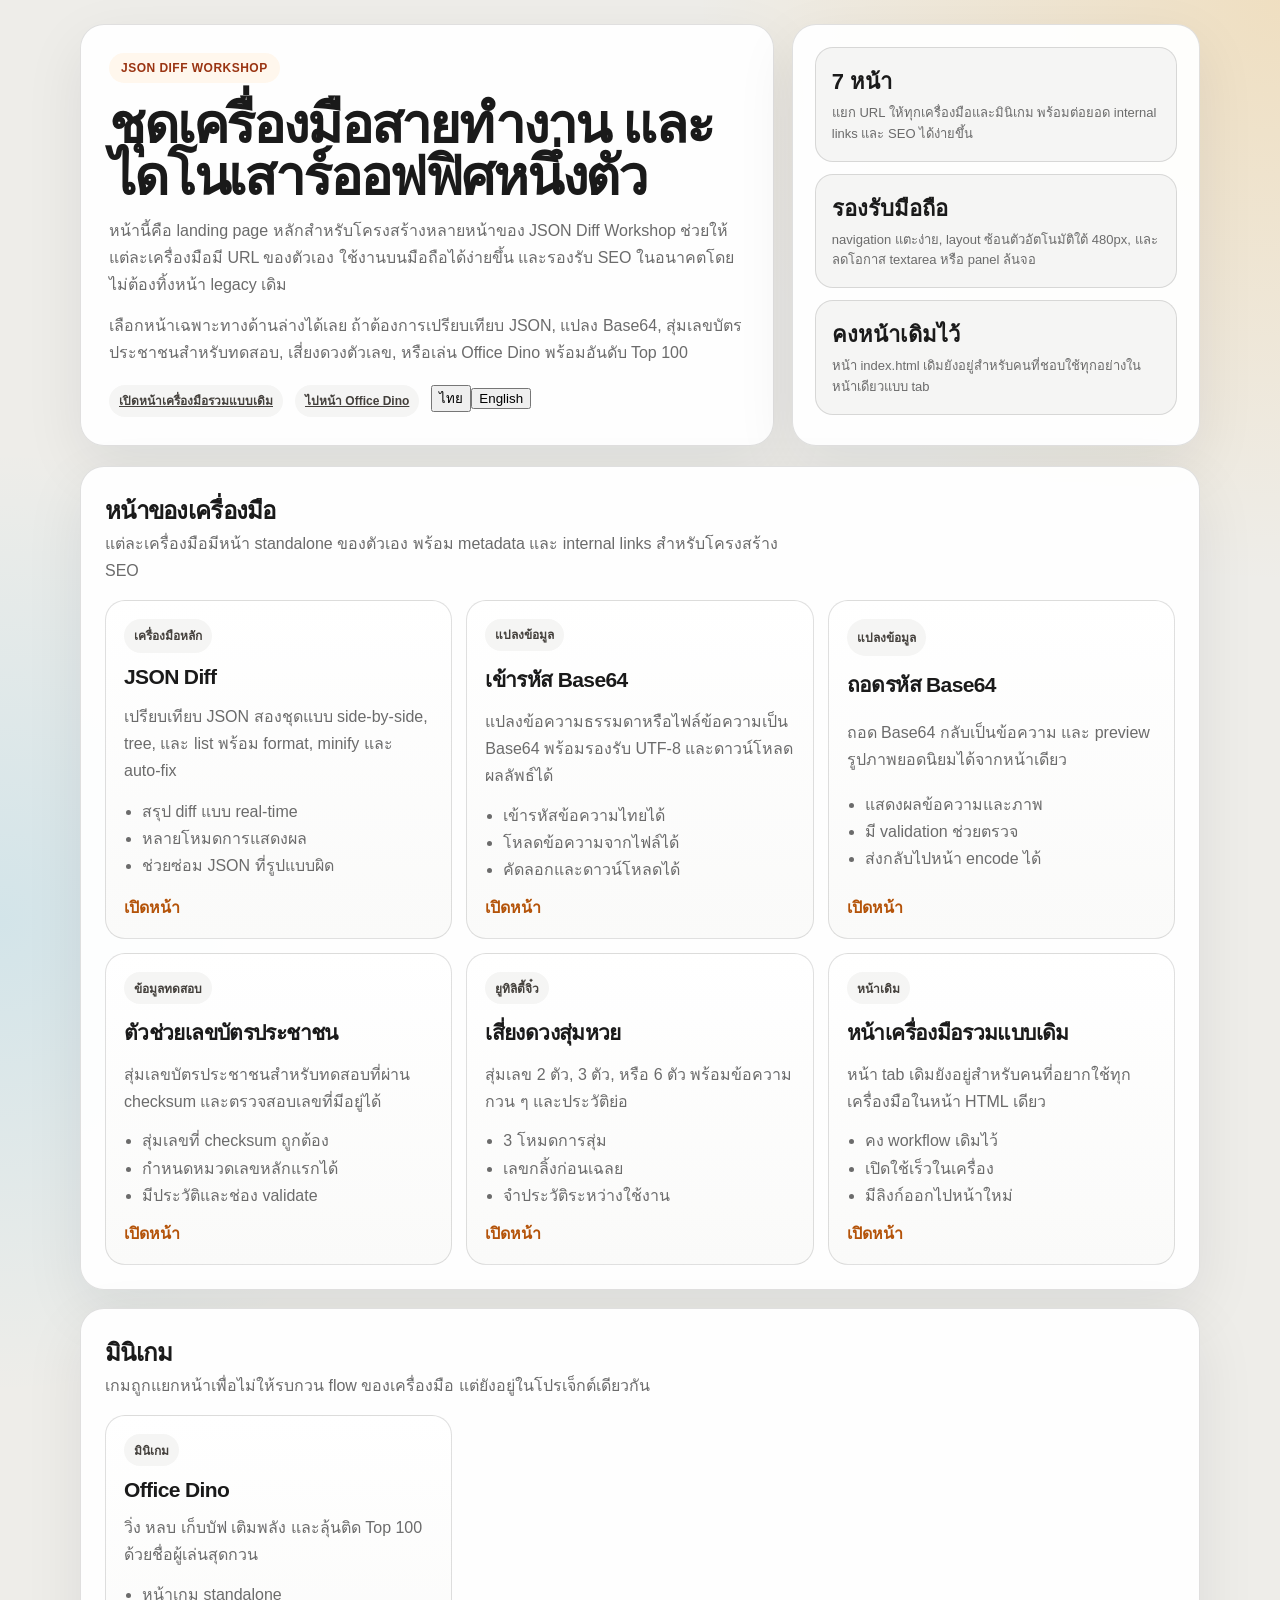
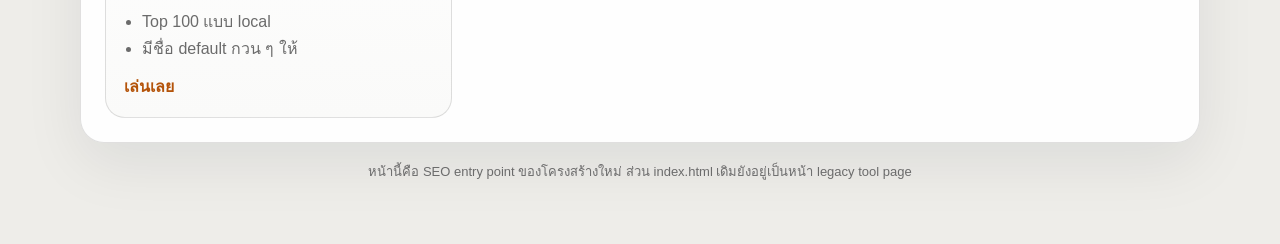
<file: pages/index.html>
<!DOCTYPE html>
<html lang="th">
<head>
  <meta charset="UTF-8">
  <meta name="viewport" content="width=device-width, initial-scale=1.0">
  <title>JSON Diff Workshop Tools and Mini Games</title>
  <meta name="description" content="Multi-page utility hub for JSON diff, Base64 encode/decode, Thai ID testing, lucky draw, and the Office Dino mini game with practical SEO-ready page structure.">
  <link rel="canonical" href="/pages/index.html">
  <meta property="og:title" content="JSON Diff Workshop Tools and Mini Games">
  <meta property="og:description" content="Browse the JSON Diff Workshop utilities and mini games from a landing page designed for SEO, navigation, and mobile use.">
  <link rel="stylesheet" href="../assets/css/base.css">
  <link rel="stylesheet" href="../assets/css/layout.css">
  <link rel="stylesheet" href="../assets/css/components.css">
  <link rel="stylesheet" href="../assets/css/pages/home.css">
</head>
<body class="home-page">
  <div class="home-shell">
    <header class="home-hero">
      <section class="home-hero-copy">
        <span class="home-eyebrow" data-i18n="landing.eyebrow">JSON Diff Workshop</span>
        <h1 data-i18n="landing.heroTitle">Developer utilities, testing helpers, and one office dinosaur.</h1>
        <p data-i18n="landing.heroLead1">
          This landing page is the SEO-first entry for the JSON Diff Workshop project. It gives each utility its own standalone page,
          keeps navigation simple on mobile, and prepares the site for future search-friendly growth without replacing the original legacy tool page.
        </p>
        <p data-i18n="landing.heroLead2">
          Use the dedicated pages below when you want a focused workflow for comparing JSON, converting Base64, generating Thai ID test data,
          spinning lucky numbers, or playing Office Dino with a persistent top 100 leaderboard.
        </p>
        <div class="home-hero-actions">
          <a class="home-card-kicker" href="../index.html" data-i18n="landing.openLegacy">Open legacy all-in-one page</a>
          <a class="home-card-kicker" href="office-dino.html" data-i18n="landing.jumpDino">Jump to Office Dino</a>
          <div class="site-nav" data-language-switcher></div>
        </div>
      </section>

      <aside class="home-hero-panel" aria-label="Quick facts">
        <div class="home-stat-grid">
          <div class="home-stat">
            <strong data-i18n="landing.statPagesTitle">7 pages</strong>
            <span data-i18n="landing.statPagesBody">Dedicated URLs for every tool and mini game, ready for internal links and future SEO expansion.</span>
          </div>
          <div class="home-stat">
            <strong data-i18n="landing.statMobileTitle">Mobile first</strong>
            <span data-i18n="landing.statMobileBody">Touch-friendly navigation, stacked layouts below 480px, and reduced overflow risk around textareas and panels.</span>
          </div>
          <div class="home-stat">
            <strong data-i18n="landing.statLegacyTitle">Legacy preserved</strong>
            <span data-i18n="landing.statLegacyBody">The original index.html remains available as the all-in-one interface for users who prefer tabs.</span>
          </div>
        </div>
      </aside>
    </header>

    <main class="home-sections">
      <section class="home-section" aria-labelledby="tool-pages-title">
        <div class="home-section-header">
          <div>
            <h2 id="tool-pages-title" data-i18n="landing.toolsTitle">Tool pages</h2>
            <p data-i18n="landing.toolsIntro">Standalone pages for focused workflows, clean metadata, and future search indexing.</p>
          </div>
        </div>

        <div class="home-card-grid">
          <a class="home-card" href="json-diff.html">
            <span class="home-card-kicker" data-i18n="landing.coreTool">Core tool</span>
            <h3 data-i18n="landing.jsonDiffTitle">JSON Diff</h3>
            <p data-i18n="landing.jsonDiffBody">Compare two JSON payloads with side-by-side, tree, and list output. Includes format, minify, and auto-fix helpers.</p>
            <ul>
              <li data-i18n="landing.jsonDiffBullet1">Real-time diff summary</li>
              <li data-i18n="landing.jsonDiffBullet2">Structured output modes</li>
              <li data-i18n="landing.jsonDiffBullet3">Malformed JSON repair hints</li>
            </ul>
            <span class="home-card-footer" data-i18n="common.openPage">Open page</span>
          </a>

          <a class="home-card" href="base64-encode.html">
            <span class="home-card-kicker" data-i18n="landing.conversion">Conversion</span>
            <h3 data-i18n="landing.b64EncodeTitle">Base64 Encode</h3>
            <p data-i18n="landing.b64EncodeBody">Convert plain text or uploaded text content into Base64 with UTF-8 support and download-ready output.</p>
            <ul>
              <li data-i18n="landing.b64EncodeBullet1">UTF-8 safe encoding</li>
              <li data-i18n="landing.b64EncodeBullet2">File input support</li>
              <li data-i18n="landing.b64EncodeBullet3">Quick copy and download</li>
            </ul>
            <span class="home-card-footer" data-i18n="common.openPage">Open page</span>
          </a>

          <a class="home-card" href="base64-decode.html">
            <span class="home-card-kicker" data-i18n="landing.conversion">Conversion</span>
            <h3 data-i18n="landing.b64DecodeTitle">Base64 Decode</h3>
            <p data-i18n="landing.b64DecodeBody">Decode Base64 back to text and preview common image payloads directly inside the page workspace.</p>
            <ul>
              <li data-i18n="landing.b64DecodeBullet1">Text and image preview</li>
              <li data-i18n="landing.b64DecodeBullet2">Validation feedback</li>
              <li data-i18n="landing.b64DecodeBullet3">Reverse workflow support</li>
            </ul>
            <span class="home-card-footer" data-i18n="common.openPage">Open page</span>
          </a>

          <a class="home-card" href="thai-id.html">
            <span class="home-card-kicker" data-i18n="landing.testingData">Testing data</span>
            <h3 data-i18n="landing.thaiIdTitle">Thai ID Helper</h3>
            <p data-i18n="landing.thaiIdBody">Generate checksum-valid Thai ID test numbers and validate existing values for development or QA work.</p>
            <ul>
              <li data-i18n="landing.thaiIdBullet1">Valid checksum generation</li>
              <li data-i18n="landing.thaiIdBullet2">Prefix category control</li>
              <li data-i18n="landing.thaiIdBullet3">History and validation panel</li>
            </ul>
            <span class="home-card-footer" data-i18n="common.openPage">Open page</span>
          </a>

          <a class="home-card" href="lucky.html">
            <span class="home-card-kicker" data-i18n="landing.miniUtility">Mini utility</span>
            <h3 data-i18n="landing.luckyTitle">Lucky Draw</h3>
            <p data-i18n="landing.luckyBody">Spin 2-digit, 3-digit, or 6-digit lucky numbers with short history and playful fortune feedback.</p>
            <ul>
              <li data-i18n="landing.luckyBullet1">Three lucky modes</li>
              <li data-i18n="landing.luckyBullet2">Rolling number animation</li>
              <li data-i18n="landing.luckyBullet3">Session history chips</li>
            </ul>
            <span class="home-card-footer" data-i18n="common.openPage">Open page</span>
          </a>

          <a class="home-card" href="../index.html">
            <span class="home-card-kicker" data-i18n="landing.legacyKicker">Legacy</span>
            <h3 data-i18n="landing.legacyTitle">All-in-one legacy page</h3>
            <p data-i18n="landing.legacyBody">The original tabbed interface remains live for people who want every utility in a single HTML page.</p>
            <ul>
              <li data-i18n="landing.legacyBullet1">Original workflow preserved</li>
              <li data-i18n="landing.legacyBullet2">Fast local access</li>
              <li data-i18n="landing.legacyBullet3">Links out to new structure</li>
            </ul>
            <span class="home-card-footer" data-i18n="common.openPage">Open page</span>
          </a>
        </div>
      </section>

      <section class="home-section" aria-labelledby="game-pages-title">
        <div class="home-section-header">
          <div>
            <h2 id="game-pages-title" data-i18n="landing.gameTitle">Mini game</h2>
            <p data-i18n="landing.gameIntro">A dedicated game page keeps heavier interaction separate from the utility pages while still staying inside the same project.</p>
          </div>
        </div>

        <div class="home-card-grid">
          <a class="home-card" href="office-dino.html">
            <span class="home-card-kicker" data-i18n="landing.gameKicker">Mini game</span>
            <h3 data-i18n="landing.dinoTitle">Office Dino</h3>
            <p data-i18n="landing.dinoBody">Run, jump, collect buffs, recover energy, and try to land inside the local top 100 leaderboard with a funny player name.</p>
            <ul>
              <li data-i18n="landing.dinoBullet1">Standalone game page</li>
              <li data-i18n="landing.dinoBullet2">Persistent top 100 ranking</li>
              <li data-i18n="landing.dinoBullet3">Fallback player names included</li>
            </ul>
            <span class="home-card-footer" data-i18n="common.playNow">Play now</span>
          </a>
        </div>
      </section>
    </main>

    <footer class="home-footer">
      <p data-i18n="landing.footer">This landing page is the practical SEO entry point. The original index.html remains available as the legacy multi-tool interface.</p>
    </footer>
  </div>
  <script src="../assets/js/shared/i18n.js"></script>
</body>
</html>
</file>
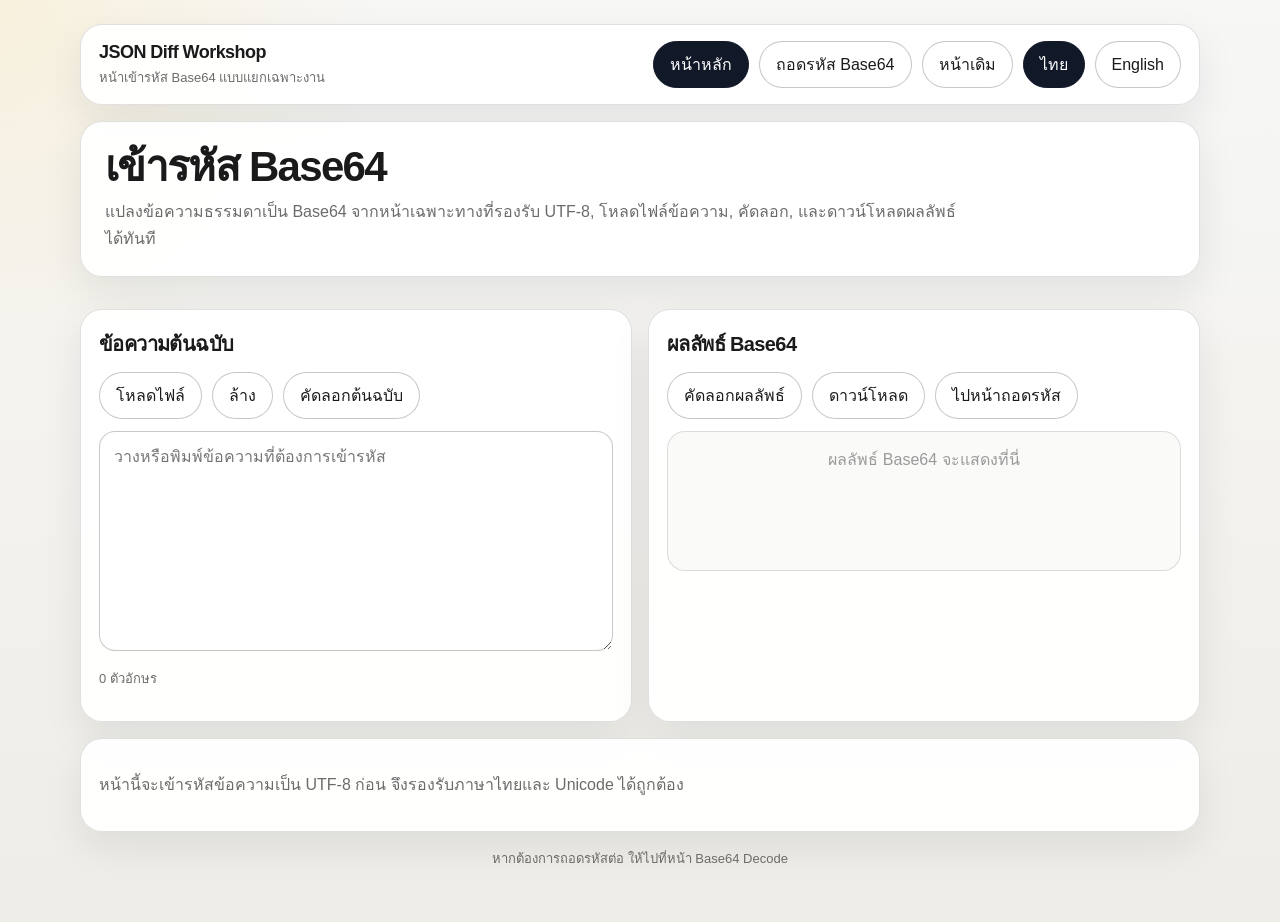
<file: pages/base64-encode.html>
<!DOCTYPE html>
<html lang="th">
<head>
  <meta charset="UTF-8">
  <meta name="viewport" content="width=device-width, initial-scale=1.0">
  <title>Base64 Encode Tool for Text and File Content</title>
  <meta name="description" content="Encode plain text into Base64 with UTF-8 support, file loading, copy actions, and download output from a standalone page.">
  <link rel="canonical" href="/pages/base64-encode.html">
  <meta property="og:title" content="Base64 Encode Tool for Text and File Content">
  <meta property="og:description" content="Standalone Base64 encode page with text input, file support, copy, download, and quick handoff to the decode page.">
  <link rel="stylesheet" href="../assets/css/base.css">
  <link rel="stylesheet" href="../assets/css/layout.css">
  <link rel="stylesheet" href="../assets/css/components.css">
  <link rel="stylesheet" href="../assets/css/pages/tools.css">
</head>
<body class="site-page">
  <div class="site-shell">
    <header class="site-header">
      <div class="site-brand">
        <strong data-i18n="common.pageTitle">JSON Diff Workshop</strong>
        <span data-i18n="base64Encode.brandSub">Standalone encode workflow with mobile-friendly controls.</span>
      </div>
      <nav class="site-nav" aria-label="Primary">
        <a class="site-nav-link is-primary" href="index.html" data-i18n="common.landingPage">Landing page</a>
        <a class="site-nav-link" href="base64-decode.html">Decode</a>
        <a class="site-nav-link" href="../index.html" data-i18n="common.legacyPage">Legacy page</a>
        <div class="site-nav" data-language-switcher></div>
      </nav>
    </header>

    <main class="tool-layout">
      <section class="tool-hero">
        <h1 data-i18n="base64Encode.heroTitle">Base64 Encode</h1>
        <p data-i18n="base64Encode.heroBody">
          Convert plain text into Base64 from a dedicated page that supports UTF-8 input, local text file loading, quick copy,
          and download-ready output. Use this page when you want encoding only, without the multi-tool tabbed interface.
        </p>
      </section>

      <section class="tool-grid">
        <article class="tool-panel">
          <h2 data-i18n="base64Encode.sourceTitle">Source text</h2>
          <div class="button-row" style="margin: 12px 0;">
            <label class="action-btn" for="enc-file-input" data-i18n="common.loadFile">Load file</label>
            <input id="enc-file-input" type="file" hidden>
            <button class="action-btn" id="enc-clear-btn" type="button" data-i18n="common.clear">Clear</button>
            <button class="action-btn" id="enc-copy-input-btn" type="button" data-i18n="common.copyInput">Copy input</button>
          </div>
          <textarea class="tool-textarea" id="enc-input" data-i18n-placeholder="base64Encode.sourcePlaceholder" placeholder="Paste or type text to encode."></textarea>
          <p class="copy-muted" id="enc-in-count">0</p>
        </article>

        <article class="tool-panel">
          <h2 data-i18n="base64Encode.outputTitle">Encoded Base64</h2>
          <div class="button-row" style="margin: 12px 0;">
            <button class="action-btn" id="enc-copy-result-btn" type="button" data-i18n="common.copyOutput">Copy output</button>
            <button class="action-btn" id="enc-download-btn" type="button" data-i18n="common.download">Download</button>
            <button class="action-btn" id="enc-open-decode-btn" type="button" data-i18n="base64Encode.openDecode">Open decode page</button>
          </div>
          <div class="result-surface empty-hint" id="enc-result" data-i18n="base64Encode.outputPlaceholder">Encoded Base64 output will appear here.</div>
          <p class="copy-muted" id="enc-out-count"></p>
        </article>
      </section>

      <section class="tool-note">
        <p data-i18n="base64Encode.note">This page encodes text using UTF-8 first, so Thai and other Unicode content can be converted into Base64 correctly.</p>
      </section>
    </main>

    <footer class="tool-footer">
      <p data-i18n="base64Encode.footer">Need reverse conversion? Continue to the dedicated Base64 decode page.</p>
    </footer>
  </div>

  <div id="toast-container"></div>
  <script src="../assets/js/shared/i18n.js"></script>
  <script src="../assets/js/shared/ui.js"></script>
  <script src="../assets/js/shared/storage.js"></script>
  <script src="../assets/js/pages/base64-encode.js"></script>
</body>
</html>
</file>
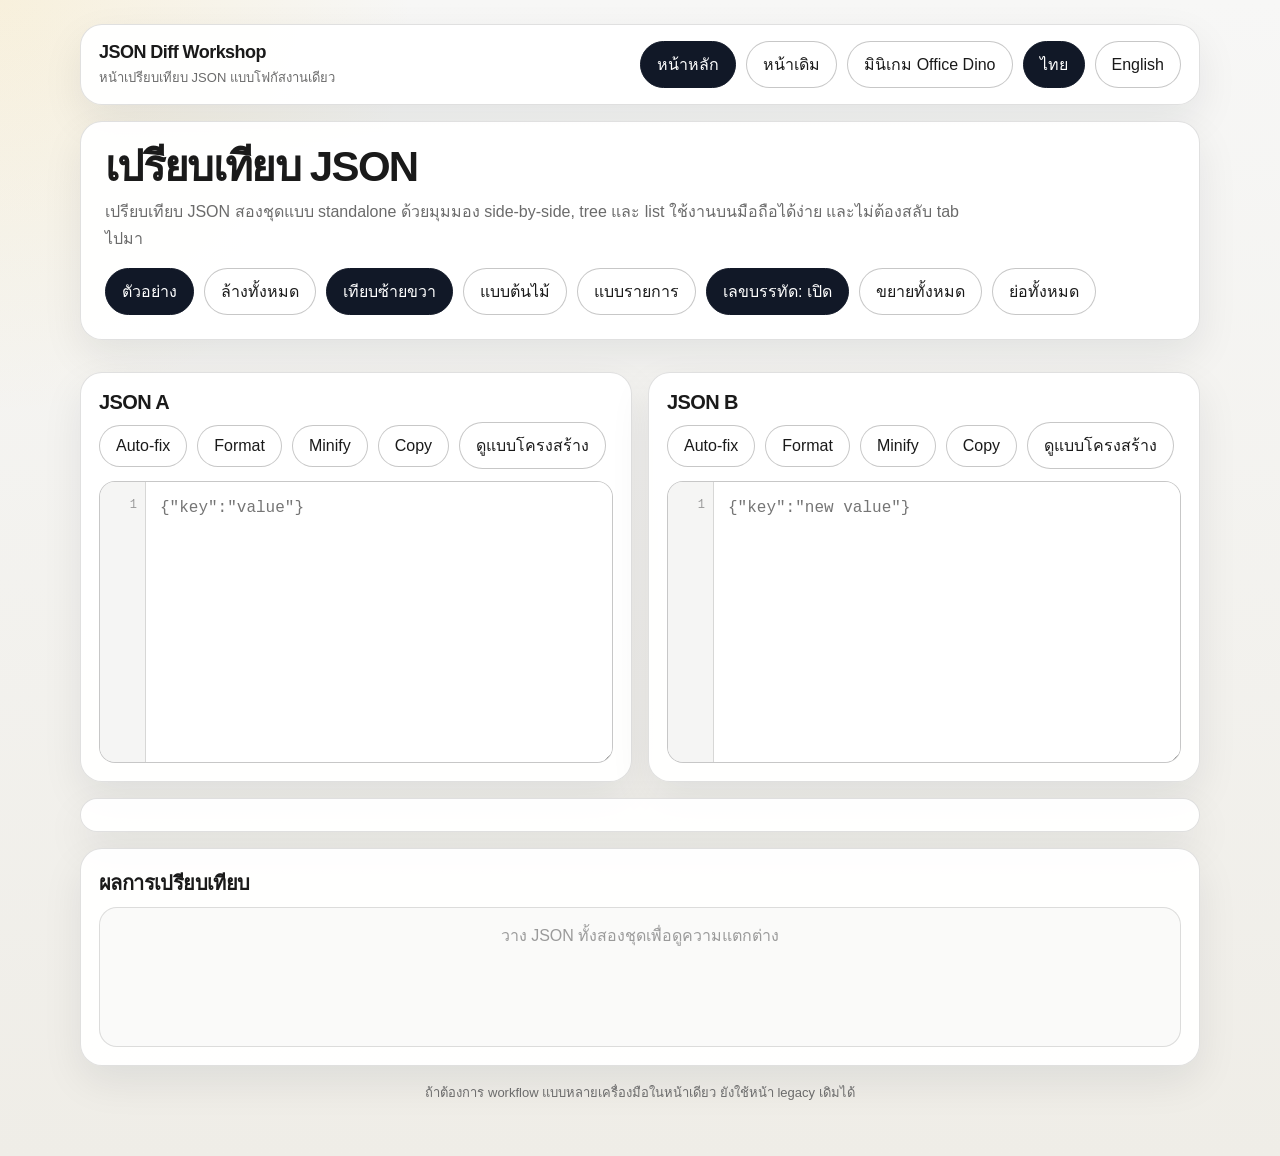
<file: pages/json-diff.html>
<!DOCTYPE html>
<html lang="th">
<head>
  <meta charset="UTF-8">
  <meta name="viewport" content="width=device-width, initial-scale=1.0">
  <title>JSON Diff Tool for Comparing Two Payloads</title>
  <meta name="description" content="Compare two JSON payloads in side-by-side, tree, or list mode with validation, formatting, minify, and auto-fix helpers.">
  <link rel="canonical" href="/pages/json-diff.html">
  <meta property="og:title" content="JSON Diff Tool for Comparing Two Payloads">
  <meta property="og:description" content="Standalone JSON diff page with validation, formatting tools, and multiple output modes.">
  <link rel="stylesheet" href="../assets/css/base.css">
  <link rel="stylesheet" href="../assets/css/layout.css">
  <link rel="stylesheet" href="../assets/css/components.css">
  <link rel="stylesheet" href="../assets/css/pages/tools.css">
</head>
<body class="site-page">
  <div class="site-shell">
    <header class="site-header">
      <div class="site-brand">
        <strong data-i18n="common.pageTitle">JSON Diff Workshop</strong>
        <span data-i18n="jsonDiff.brandSub">Standalone utility page for focused compare workflows.</span>
      </div>
      <nav class="site-nav" aria-label="Primary">
        <a class="site-nav-link is-primary" href="index.html" data-i18n="common.landingPage">Landing page</a>
        <a class="site-nav-link" href="../index.html" data-i18n="common.legacyPage">Legacy page</a>
        <a class="site-nav-link" href="office-dino.html" data-i18n="common.officeDino">Office Dino</a>
        <div class="site-nav" data-language-switcher></div>
      </nav>
    </header>

    <main class="tool-layout">
      <section class="tool-hero">
        <h1 data-i18n="jsonDiff.heroTitle">JSON Diff</h1>
        <p data-i18n="jsonDiff.heroBody">
          Compare two JSON payloads with a standalone workspace that supports side-by-side inspection, flattened tree output,
          and a simple list view for quick review. This page is built for SEO, mobile readability, and focused compare work without tab switching.
        </p>
        <div class="tool-hero-actions">
          <button class="site-button is-primary" id="load-example-btn" type="button" data-i18n="jsonDiff.loadExample">Load example</button>
          <button class="site-button" id="clear-json-btn" type="button" data-i18n="jsonDiff.clearAll">Clear all</button>
          <button class="mode-btn active" data-mode="side" type="button" data-i18n="jsonDiff.modeSide">Side by side</button>
          <button class="mode-btn" data-mode="tree" type="button" data-i18n="jsonDiff.modeTree">Tree</button>
          <button class="mode-btn" data-mode="list" type="button" data-i18n="jsonDiff.modeList">List</button>
          <button class="tool-chip is-primary" id="line-number-toggle" type="button" data-i18n="jsonDiff.lineNumbersOn">Line numbers: on</button>
          <button class="tool-chip" id="json-tree-expand-all" type="button" data-i18n="jsonDiff.expandAll">Expand all</button>
          <button class="tool-chip" id="json-tree-collapse-all" type="button" data-i18n="jsonDiff.collapseAll">Collapse all</button>
        </div>
      </section>

      <section class="tool-grid" aria-label="JSON editors">
        <article class="tool-panel">
          <div class="panel-row">
            <h2 data-i18n="jsonDiff.jsonA">JSON A</h2>
            <span class="tool-status" id="sta-a"></span>
          </div>
          <div class="button-row" style="margin-bottom: 12px;">
            <button class="action-btn" id="fix-a-btn" type="button" data-i18n="jsonDiff.autoFix">Auto-fix</button>
            <button class="action-btn" id="format-a-btn" type="button" data-i18n="jsonDiff.format">Format</button>
            <button class="action-btn" id="minify-a-btn" type="button" data-i18n="jsonDiff.minify">Minify</button>
            <button class="action-btn" id="copy-a-btn" type="button" data-i18n="jsonDiff.copy">Copy</button>
            <button class="action-btn json-structure-toggle" id="json-structure-toggle-a" data-side="a" data-view="raw" type="button" data-i18n="jsonDiff.structureView">Structure</button>
          </div>
          <div class="json-editor-shell" id="json-editor-shell-a">
            <div class="json-line-numbers" id="line-numbers-a" aria-hidden="true">1</div>
            <textarea class="tool-textarea json-editor-textarea" id="ta-a" placeholder='{"key":"value"}'></textarea>
            <div class="json-tree-panel" id="json-tree-panel-a" hidden></div>
          </div>
        </article>

        <article class="tool-panel">
          <div class="panel-row">
            <h2 data-i18n="jsonDiff.jsonB">JSON B</h2>
            <span class="tool-status" id="sta-b"></span>
          </div>
          <div class="button-row" style="margin-bottom: 12px;">
            <button class="action-btn" id="fix-b-btn" type="button" data-i18n="jsonDiff.autoFix">Auto-fix</button>
            <button class="action-btn" id="format-b-btn" type="button" data-i18n="jsonDiff.format">Format</button>
            <button class="action-btn" id="minify-b-btn" type="button" data-i18n="jsonDiff.minify">Minify</button>
            <button class="action-btn" id="copy-b-btn" type="button" data-i18n="jsonDiff.copy">Copy</button>
            <button class="action-btn json-structure-toggle" id="json-structure-toggle-b" data-side="b" data-view="raw" type="button" data-i18n="jsonDiff.structureView">Structure</button>
          </div>
          <div class="json-editor-shell" id="json-editor-shell-b">
            <div class="json-line-numbers" id="line-numbers-b" aria-hidden="true">1</div>
            <textarea class="tool-textarea json-editor-textarea" id="ta-b" placeholder='{"key":"new value"}'></textarea>
            <div class="json-tree-panel" id="json-tree-panel-b" hidden></div>
          </div>
        </article>
      </section>

      <section class="tool-summary" id="summary" aria-live="polite"></section>

      <section class="tool-panel" aria-labelledby="json-diff-result-title">
        <h2 id="json-diff-result-title" data-i18n="jsonDiff.resultTitle">Comparison result</h2>
        <div class="result-surface" id="result">
          <div class="empty-hint" data-i18n="jsonDiff.empty">Paste JSON into both editors to see the diff.</div>
        </div>
      </section>
    </main>

    <footer class="tool-footer">
      <p data-i18n="jsonDiff.footer">Need the original tabbed workflow? The legacy all-in-one interface still lives at index.html.</p>
    </footer>
  </div>

  <div id="toast-container"></div>
  <script src="../assets/js/shared/i18n.js"></script>
  <script src="../assets/js/shared/ui.js"></script>
  <script src="../assets/js/shared/storage.js"></script>
  <script src="../assets/js/shared/json-diff-core.js"></script>
  <script src="../assets/js/pages/json-diff.js"></script>
</body>
</html>
</file>
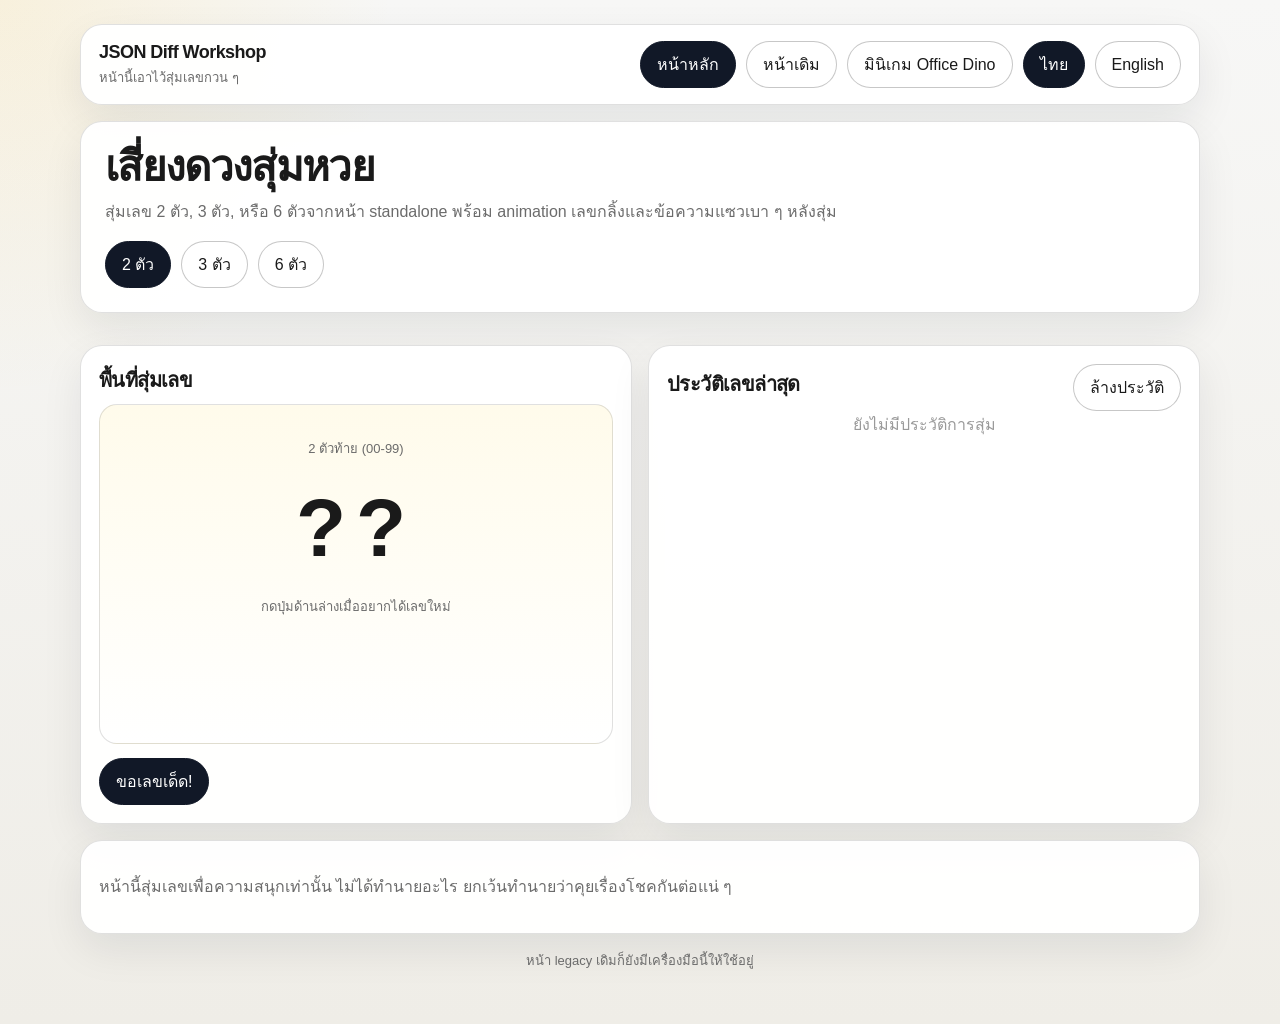
<file: pages/lucky.html>
<!DOCTYPE html>
<html lang="th">
<head>
  <meta charset="UTF-8">
  <meta name="viewport" content="width=device-width, initial-scale=1.0">
  <title>Lucky Draw Number Spinner</title>
  <meta name="description" content="Spin 2-digit, 3-digit, or 6-digit lucky numbers from a standalone page with simple history and playful fortune feedback.">
  <link rel="canonical" href="/pages/lucky.html">
  <meta property="og:title" content="Lucky Draw Number Spinner">
  <meta property="og:description" content="Standalone lucky number page with three draw modes, rolling animation, and quick history.">
  <link rel="stylesheet" href="../assets/css/base.css">
  <link rel="stylesheet" href="../assets/css/layout.css">
  <link rel="stylesheet" href="../assets/css/components.css">
  <link rel="stylesheet" href="../assets/css/pages/tools.css">
</head>
<body class="site-page">
  <div class="site-shell">
    <header class="site-header">
      <div class="site-brand">
        <strong data-i18n="common.pageTitle">JSON Diff Workshop</strong>
        <span data-i18n="lucky.brandSub">Standalone playful utility for random lucky numbers.</span>
      </div>
      <nav class="site-nav" aria-label="Primary">
        <a class="site-nav-link is-primary" href="index.html" data-i18n="common.landingPage">Landing page</a>
        <a class="site-nav-link" href="../index.html" data-i18n="common.legacyPage">Legacy page</a>
        <a class="site-nav-link" href="office-dino.html" data-i18n="common.officeDino">Office Dino</a>
        <div class="site-nav" data-language-switcher></div>
      </nav>
    </header>

    <main class="tool-layout">
      <section class="tool-hero">
        <h1 data-i18n="lucky.heroTitle">Lucky Draw</h1>
        <p data-i18n="lucky.heroBody">
          Generate playful lucky numbers from a standalone page with three draw modes, animated rolling output, and short history chips.
          It is intentionally lightweight, mobile-friendly, and separate from the main utility workflows.
        </p>
        <div class="tool-hero-actions">
          <button class="mode-btn active" data-lucky-mode="2" type="button" data-i18n="lucky.mode2">2 digits</button>
          <button class="mode-btn" data-lucky-mode="3" type="button" data-i18n="lucky.mode3">3 digits</button>
          <button class="mode-btn" data-lucky-mode="6" type="button" data-i18n="lucky.mode6">6 digits</button>
        </div>
      </section>

      <section class="tool-grid">
        <article class="tool-panel">
          <h2 data-i18n="lucky.workspaceTitle">Lucky number workspace</h2>
          <div class="lucky-display">
            <p id="lucky-mode-info" class="copy-muted" data-i18n="lucky.label2">2-digit lucky draw (00-99)</p>
            <div class="lucky-number" id="lucky-numbers">??</div>
            <p id="lucky-subtitle" class="copy-muted" data-i18n="lucky.subtitleIdle">Tap the button below when you want a new number.</p>
            <p id="lucky-stars" class="lucky-stars"></p>
            <p id="lucky-fortune" class="lucky-fortune"></p>
          </div>
          <div class="button-row" style="margin-top: 14px;">
            <button class="site-button is-primary" id="lucky-spin-btn" type="button" data-i18n="lucky.spinNow">Draw now</button>
          </div>
        </article>

        <article class="tool-panel">
          <div class="panel-row" style="justify-content: space-between;">
            <h2 data-i18n="lucky.historyTitle">Recent lucky numbers</h2>
            <button class="action-btn" id="lucky-clear-btn" type="button" data-i18n="lucky.clearHistory">Clear history</button>
          </div>
          <div class="history-list" id="lucky-history-items">
            <div class="empty-hint" data-i18n="lucky.noHistory">No lucky history yet.</div>
          </div>
        </article>
      </section>

      <section class="tool-note">
        <p data-i18n="lucky.note">This tool is purely random and purely for fun. It does not predict anything except the next conversation about luck.</p>
      </section>
    </main>

    <footer class="tool-footer">
      <p data-i18n="lucky.footer">The lucky draw utility also remains available from the original legacy page.</p>
    </footer>
  </div>

  <div id="toast-container"></div>
  <script src="../assets/js/shared/i18n.js"></script>
  <script src="../assets/js/shared/ui.js"></script>
  <script src="../assets/js/shared/storage.js"></script>
  <script src="../assets/js/pages/lucky.js"></script>
</body>
</html>
</file>
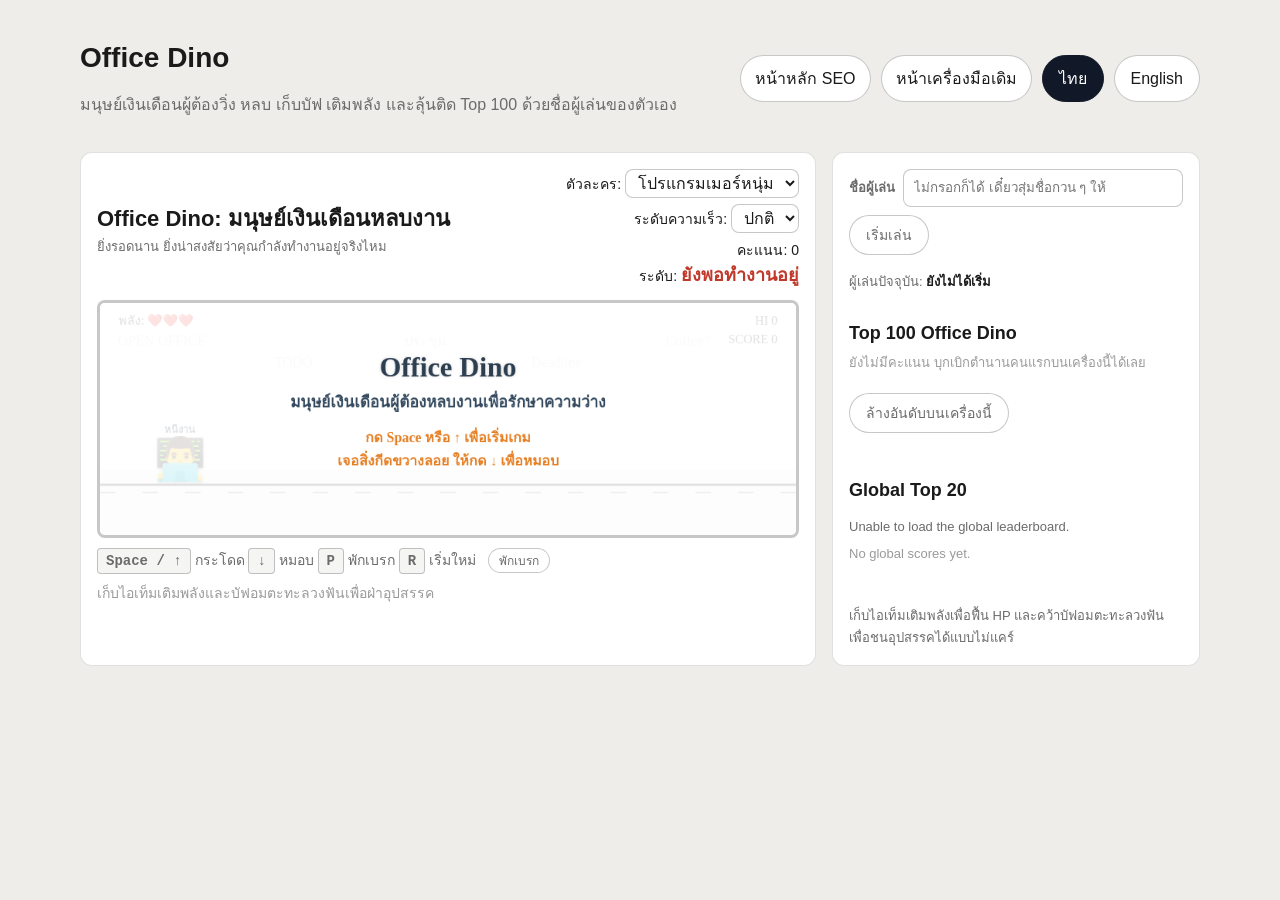
<file: pages/office-dino.html>
<!DOCTYPE html>
<html lang="th">
<head>
  <meta charset="UTF-8">
  <meta name="viewport" content="width=device-width, initial-scale=1.0">
  <title>Office Dino Game with Top 20 Leaderboards</title>
  <meta name="description" content="Play Office Dino on its own page with clearer buffs, recovery items, invincible boosts, a local top 20 board, and a global MVP leaderboard backed by Google Apps Script.">
  <link rel="canonical" href="/pages/office-dino.html">
  <meta property="og:title" content="Office Dino Game with Top 20 Leaderboards">
  <meta property="og:description" content="Standalone Office Dino page with clearer pickups, player naming, local ranking, and global competition support.">
  <meta name="office-dino-global-endpoint" content="https://script.google.com/macros/s/AKfycbwV3jKhcFK6J1PJC61OmHIve7_xNyFxFAyWXBUOIgPCuESb0PZUf_pwWjrxVwYtmsXc9Q/exec">
  <link rel="stylesheet" href="../assets/css/base.css">
  <link rel="stylesheet" href="../assets/css/layout.css">
  <link rel="stylesheet" href="../assets/css/components.css">
  <link rel="stylesheet" href="../assets/css/pages/tools.css">
  <link rel="stylesheet" href="../assets/css/pages/office-dino.css">
</head>
<body class="office-dino-page">
  <div class="office-dino-shell">
    <header class="office-dino-topbar">
      <div>
        <h1>Office Dino</h1>
        <p data-i18n="officeDino.topbarLead">Run, dodge, collect buffs, recover energy, and push your score into the local top 20 leaderboard with your own player name.</p>
      </div>
      <div style="display:flex;gap:10px;flex-wrap:wrap;">
        <a class="office-dino-backlink" href="index.html" data-i18n="officeDino.seoLanding">SEO landing page</a>
        <a class="office-dino-backlink" href="../index.html" data-i18n="officeDino.legacyTools">Legacy tools page</a>
        <div class="site-nav" data-language-switcher></div>
      </div>
    </header>

    <main class="office-dino-layout">
      <section class="office-dino-stage" aria-labelledby="office-dino-stage-title">
        <div class="dino-header">
          <div>
            <div class="dino-title" id="office-dino-stage-title" data-i18n="officeDino.stageTitle">Office Dino: escape the workload</div>
            <div class="dino-subtitle" data-i18n="officeDino.stageSubtitle">The longer you survive, the more suspiciously productive you look.</div>
          </div>
          <div class="dino-score-panel">
            <div>
              <span data-i18n="officeDino.character">Character:</span>
              <select class="dino-char-select" id="dino-char" onchange="changeDinoChar()">
                <option value="🤵" data-i18n="officeDino.charExec">🤵 Executive</option>
                <option value="👨‍💻" selected data-i18n="officeDino.charDev">👨‍💻 Developer</option>
                <option value="👩‍💼" data-i18n="officeDino.charOffice">👩‍💼 Office worker</option>
                <option value="🧑‍💻" data-i18n="officeDino.charStaff">🧑‍💻 General staff</option>
              </select>
            </div>
            <div style="margin-top:6px;">
              <span data-i18n="officeDino.speed">Speed:</span>
              <select class="dino-char-select" id="dino-speed" onchange="changeDinoSpeed()">
                <option value="baby" data-i18n="officeDino.speedBaby">Baby</option>
                <option value="easy" data-i18n="officeDino.speedEasy">Easy</option>
                <option value="normal" selected data-i18n="officeDino.speedNormal">Normal</option>
                <option value="hard" data-i18n="officeDino.speedHard">Hard</option>
              </select>
            </div>
            <div style="margin-top:6px;"><span data-i18n="officeDino.score">Score:</span> <span id="scoreText">0</span></div>
            <div><span data-i18n="officeDino.level">Level:</span> <span id="levelText" data-i18n="officeDino.levelStart">Just getting started</span></div>
          </div>
        </div>

        <div class="dino-canvas-wrap">
          <canvas id="dino-game" width="900" height="300"></canvas>
        </div>

        <div class="dino-controls">
          <div>
            <span class="dino-badge">Space / ↑</span> <span data-i18n="officeDino.jump">Jump</span>
            <span class="dino-badge">↓</span> <span data-i18n="officeDino.duck">Duck</span>
            <span class="dino-badge">P</span> <span data-i18n="officeDino.pause">Pause</span>
            <span class="dino-badge">R</span> <span data-i18n="officeDino.restart">Restart</span>
            <button class="hub-btn" onclick="toggleDinoPause()" id="dino-pause-btn" style="margin-left: 8px; padding: 2px 10px; font-size: 12px;" data-i18n="officeDino.pause">Pause</button>
          </div>
          <div style="color:var(--text-tertiary);" data-i18n="officeDino.controlsHint">Collect energy items and the invincible charge buff to break through danger.</div>
        </div>
      </section>

      <aside class="office-dino-sidebar">
        <div class="dino-meta-panel">
          <form class="dino-player-form" id="dino-player-form" onsubmit="beginDinoRun(); return false;">
            <label for="dino-player-name" data-i18n="officeDino.playerName">Player name</label>
            <input id="dino-player-name" type="text" maxlength="32" data-i18n-placeholder="officeDino.playerNamePlaceholder" placeholder="Leave blank for a funny default name">
            <button class="hub-btn" type="submit" id="dino-player-start-btn" data-i18n="officeDino.startRun">Start run</button>
          </form>

          <div class="dino-current-player"><span data-i18n="officeDino.currentPlayerPrefix">Current player:</span> <strong id="dino-current-player-name" data-i18n="officeDino.notStartedYet">Not started yet</strong></div>

          <section class="dino-leaderboard" aria-labelledby="dino-leaderboard-title">
            <h2 id="dino-leaderboard-title" data-i18n="officeDino.leaderboardTitle">Top 20 Office Dino</h2>
            <div id="dino-leaderboard-empty" data-i18n="officeDino.leaderboardEmpty">No scores yet. Be the first legend on this machine.</div>
            <ol id="dino-leaderboard-list"></ol>
            <button class="hub-btn" type="button" onclick="clearDinoLeaderboard()" style="margin-top:10px;" data-i18n="officeDino.clearLeaderboard">Clear leaderboard on this device</button>
          </section>

          <section class="dino-leaderboard" aria-labelledby="dino-global-leaderboard-title" style="margin-top:16px;">
            <div style="display:flex;justify-content:space-between;gap:10px;align-items:center;flex-wrap:wrap;">
              <h2 id="dino-global-leaderboard-title">Global Top 20</h2>
              <button class="hub-btn" type="button" onclick="syncDinoGlobalLeaderboard(true)">Sync global board</button>
            </div>
            <div id="dino-global-leaderboard-status" style="margin-top:8px;color:var(--text-secondary);font-size:13px;line-height:1.6;">Configure the Google Apps Script URL to start the shared leaderboard.</div>
            <div id="dino-global-leaderboard-empty" style="margin-top:8px;color:var(--text-tertiary);font-size:13px;">No global scores yet.</div>
            <ol id="dino-global-leaderboard-list"></ol>
          </section>

          <div class="office-dino-note" data-i18n="officeDino.note">
            Collect the <strong>energy refill</strong> item to recover HP and grab the <strong>invincible charge</strong> buff to smash through obstacles safely.
          </div>
        </div>
      </aside>
    </main>
  </div>

  <div id="toast-container"></div>

  <script src="../assets/js/shared/i18n.js"></script>
  <script src="../assets/js/shared/ui.js"></script>
  <script src="../assets/js/shared/storage.js"></script>
  <script src="../assets/js/shared/global-leaderboard.js"></script>
  <script src="../assets/js/pages/office-dino.js"></script>
</body>
</html>
</file>
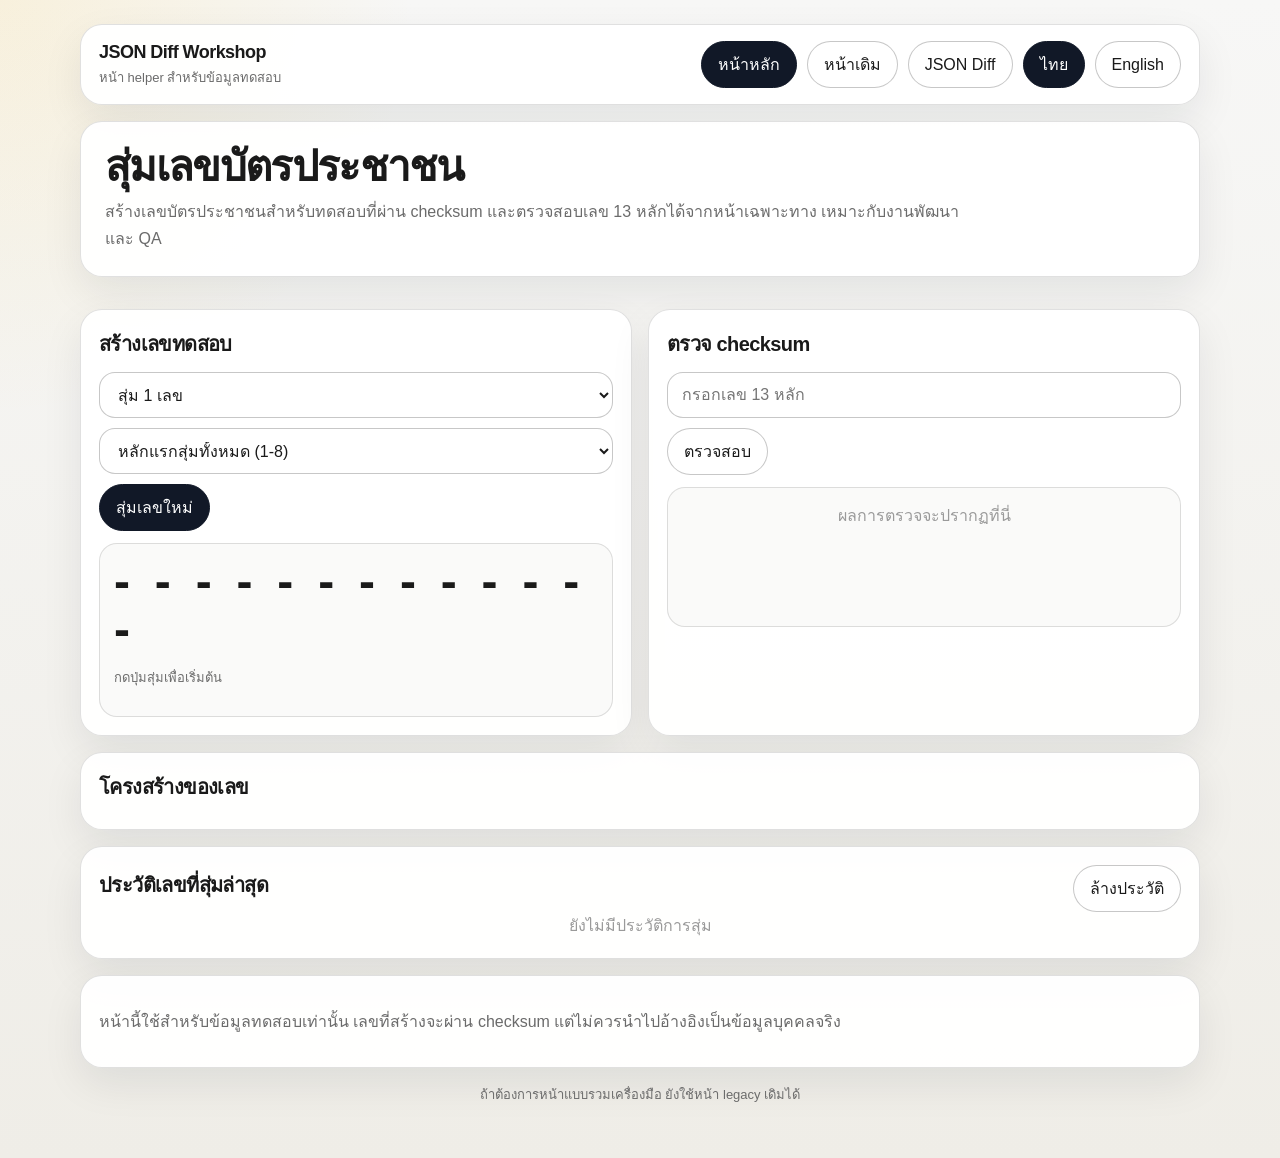
<file: pages/thai-id.html>
<!DOCTYPE html>
<html lang="th">
<head>
  <meta charset="UTF-8">
  <meta name="viewport" content="width=device-width, initial-scale=1.0">
  <title>Thai ID Generator and Checksum Validator</title>
  <meta name="description" content="Generate checksum-valid Thai ID test values, inspect prefix groups, and validate 13-digit IDs from a standalone page.">
  <link rel="canonical" href="/pages/thai-id.html">
  <meta property="og:title" content="Thai ID Generator and Checksum Validator">
  <meta property="og:description" content="Standalone Thai ID helper page for QA and development test data workflows.">
  <link rel="stylesheet" href="../assets/css/base.css">
  <link rel="stylesheet" href="../assets/css/layout.css">
  <link rel="stylesheet" href="../assets/css/components.css">
  <link rel="stylesheet" href="../assets/css/pages/tools.css">
</head>
<body class="site-page">
  <div class="site-shell">
    <header class="site-header">
      <div class="site-brand">
        <strong data-i18n="common.pageTitle">JSON Diff Workshop</strong>
        <span data-i18n="thaiId.brandSub">Standalone test-data helper with checksum validation.</span>
      </div>
      <nav class="site-nav" aria-label="Primary">
        <a class="site-nav-link is-primary" href="index.html" data-i18n="common.landingPage">Landing page</a>
        <a class="site-nav-link" href="../index.html" data-i18n="common.legacyPage">Legacy page</a>
        <a class="site-nav-link" href="json-diff.html">JSON Diff</a>
        <div class="site-nav" data-language-switcher></div>
      </nav>
    </header>

    <main class="tool-layout">
      <section class="tool-hero">
        <h1 data-i18n="thaiId.heroTitle">Thai ID Generator</h1>
        <p data-i18n="thaiId.heroBody">
          Generate checksum-valid Thai ID test numbers from a dedicated page built for development and QA workflows.
          You can create one or many IDs, inspect the structure, and validate 13-digit values without relying on the legacy tabbed interface.
        </p>
      </section>

      <section class="tool-grid">
        <article class="tool-panel">
          <h2 data-i18n="thaiId.generateTitle">Generate test IDs</h2>
          <div class="field-row" style="margin: 12px 0;">
            <select class="tool-select" id="id-gen-count">
              <option value="1" data-i18n="thaiId.count1">Generate 1 ID</option>
              <option value="5" data-i18n="thaiId.count5">Generate 5 IDs</option>
              <option value="10" data-i18n="thaiId.count10">Generate 10 IDs</option>
            </select>
            <select class="tool-select" id="id-first-digit">
              <option value="0" data-i18n="thaiId.firstDigitAny">Any first digit (1-8)</option>
              <option value="1">ประเภท 1</option>
              <option value="2">ประเภท 2</option>
              <option value="3">ประเภท 3</option>
              <option value="4">ประเภท 4</option>
              <option value="5">ประเภท 5</option>
              <option value="6">ประเภท 6</option>
              <option value="7">ประเภท 7</option>
              <option value="8">ประเภท 8</option>
            </select>
            <button class="site-button is-primary" id="thai-id-generate-btn" type="button" data-i18n="thaiId.generateButton">Generate IDs</button>
          </div>
          <div class="result-surface">
            <div class="lucky-number" id="id-number-display" style="font-size: clamp(28px, 8vw, 48px);" data-i18n="thaiId.initialNumber">- - - - - - - - - - - - -</div>
            <p id="id-formatted-display" class="copy-muted" data-i18n="thaiId.initialFormatted">Generate a valid test ID to begin.</p>
          </div>
        </article>

        <article class="tool-panel">
          <h2 data-i18n="thaiId.validateTitle">Validate checksum</h2>
          <div class="field-row" style="margin: 12px 0;">
            <input class="tool-input" id="id-val-input" type="text" maxlength="13" data-i18n-placeholder="thaiId.validatePlaceholder" placeholder="Enter 13 digits">
            <button class="site-button" id="thai-id-validate-btn" type="button" data-i18n="thaiId.validateButton">Validate</button>
          </div>
          <div class="result-surface" id="id-val-result">
            <div class="empty-hint" data-i18n="thaiId.validateEmpty">Validation feedback will appear here.</div>
          </div>
        </article>
      </section>

      <section class="tool-panel">
        <h2 data-i18n="thaiId.structureTitle">ID structure</h2>
        <div class="meta-grid" id="id-meta-grid"></div>
      </section>

      <section class="tool-panel">
        <div class="panel-row" style="justify-content: space-between;">
          <h2 data-i18n="thaiId.historyTitle">Recent generated IDs</h2>
          <button class="action-btn" id="thai-id-clear-history-btn" type="button" data-i18n="thaiId.clearHistory">Clear history</button>
        </div>
        <div class="history-list" id="id-history-list">
          <div class="empty-hint" data-i18n="thaiId.noHistory">No generated IDs yet.</div>
        </div>
      </section>

      <section class="tool-note">
        <p data-i18n="thaiId.note">This page is for generating test data only. It creates values that match the checksum format and should not be used to represent real people.</p>
      </section>
    </main>

    <footer class="tool-footer">
      <p data-i18n="thaiId.footer">For the original all-in-one version of this helper, visit the legacy index page.</p>
    </footer>
  </div>

  <div id="toast-container"></div>
  <script src="../assets/js/shared/i18n.js"></script>
  <script src="../assets/js/shared/ui.js"></script>
  <script src="../assets/js/shared/storage.js"></script>
  <script src="../assets/js/pages/thai-id.js"></script>
</body>
</html>
</file>
<file: assets/css/base.css>
:root {
  --bg-primary: #ffffff;
  --bg-secondary: #f5f5f4;
  --bg-tertiary: #eeede9;
  --text-primary: #1a1a1a;
  --text-secondary: #6b6b6b;
  --text-tertiary: #9a9a9a;
  --border: rgba(0,0,0,0.12);
  --border-md: rgba(0,0,0,0.22);
  --radius-md: 8px;
  --radius-lg: 12px;
  --font-mono: 'Consolas', 'Monaco', 'Courier New', monospace;
  --font-sans: -apple-system, BlinkMacSystemFont, 'Segoe UI', sans-serif;
}

* {
  box-sizing: border-box;
}

body {
  margin: 0;
  font-family: var(--font-sans);
  background: var(--bg-tertiary);
  color: var(--text-primary);
}
</file>
<file: assets/css/layout.css>
.container {
  max-width: 1100px;
  margin: 0 auto;
}

.app-header {
  display: flex;
  align-items: center;
  gap: 12px;
  margin-bottom: 16px;
  flex-wrap: wrap;
}

.page-tabs {
  display: flex;
  gap: 4px;
  background: var(--bg-secondary);
  border: 0.5px solid var(--border);
  border-radius: var(--radius-lg);
  padding: 4px;
  margin-bottom: 16px;
  width: fit-content;
}

.page {
  display: none;
}

.page.active {
  display: block;
}
</file>
<file: assets/css/components.css>
.toast {
  font-family: var(--font-sans);
  font-size: 12px;
  padding: 10px 16px;
  border-radius: var(--radius-lg);
  background: var(--bg-primary);
  border: 0.5px solid var(--border-md);
  box-shadow: 0 4px 20px rgba(0,0,0,0.12);
  color: var(--text-primary);
  max-width: 320px;
  line-height: 1.6;
}

.hub-btn {
  font-family: var(--font-sans);
  font-size: 14px;
  padding: 8px 16px;
  border-radius: 99px;
  border: 1px solid var(--border-md);
  background: var(--bg-primary);
  color: var(--text-secondary);
  cursor: pointer;
}

.dino-leaderboard ol,
#dino-leaderboard-list {
  list-style: none;
  padding: 0;
}
</file>
<file: assets/css/pages/home.css>
.home-page {
  min-height: 100vh;
  padding: 24px 16px 48px;
  background:
    radial-gradient(circle at top right, rgba(245, 158, 11, 0.18), transparent 26%),
    radial-gradient(circle at left center, rgba(14, 165, 233, 0.12), transparent 30%),
    var(--bg-tertiary);
}

.home-shell {
  max-width: 1120px;
  margin: 0 auto;
}

.home-hero {
  display: grid;
  grid-template-columns: minmax(0, 1.7fr) minmax(280px, 1fr);
  gap: 18px;
  align-items: stretch;
  margin-bottom: 20px;
}

.home-hero-copy,
.home-hero-panel,
.home-section {
  background: rgba(255, 255, 255, 0.94);
  border: 1px solid var(--border);
  border-radius: 24px;
  box-shadow: 0 20px 60px rgba(15, 23, 42, 0.08);
}

.home-hero-copy {
  padding: 28px;
}

.home-eyebrow {
  display: inline-flex;
  align-items: center;
  gap: 8px;
  padding: 8px 12px;
  border-radius: 999px;
  background: #fff7ed;
  color: #9a3412;
  font-size: 12px;
  font-weight: 700;
  letter-spacing: 0.04em;
  text-transform: uppercase;
}

.home-hero-copy h1 {
  margin: 16px 0 14px;
  font-size: clamp(32px, 6vw, 54px);
  line-height: 0.96;
  letter-spacing: -0.04em;
}

.home-hero-copy p {
  margin: 0 0 14px;
  max-width: 780px;
  color: var(--text-secondary);
  font-size: 16px;
  line-height: 1.7;
}

.home-hero-actions {
  display: flex;
  gap: 12px;
  margin-top: 18px;
  flex-wrap: wrap;
}

.home-hero-panel {
  padding: 22px;
  display: grid;
  gap: 14px;
  align-content: start;
}

.home-stat-grid {
  display: grid;
  gap: 12px;
}

.home-stat {
  padding: 16px;
  border-radius: 18px;
  background: var(--bg-secondary);
  border: 1px solid var(--border);
}

.home-stat strong {
  display: block;
  font-size: 22px;
  margin-bottom: 4px;
}

.home-stat span {
  color: var(--text-secondary);
  font-size: 13px;
  line-height: 1.6;
}

.home-sections {
  display: grid;
  gap: 18px;
}

.home-section {
  padding: 24px;
}

.home-section-header {
  display: flex;
  justify-content: space-between;
  align-items: end;
  gap: 12px;
  margin-bottom: 16px;
  flex-wrap: wrap;
}

.home-section-header h2 {
  margin: 0;
  font-size: 24px;
  letter-spacing: -0.03em;
}

.home-section-header p {
  margin: 0;
  color: var(--text-secondary);
  max-width: 680px;
  line-height: 1.7;
}

.home-card-grid {
  display: grid;
  grid-template-columns: repeat(3, minmax(0, 1fr));
  gap: 14px;
}

.home-card {
  display: grid;
  gap: 12px;
  min-height: 190px;
  padding: 18px;
  border-radius: 20px;
  border: 1px solid var(--border);
  background: linear-gradient(180deg, #ffffff 0%, #fafaf9 100%);
  color: inherit;
  text-decoration: none;
  transition: transform 0.18s ease, box-shadow 0.18s ease, border-color 0.18s ease;
}

.home-card:hover,
.home-card:focus-visible {
  transform: translateY(-3px);
  box-shadow: 0 18px 40px rgba(15, 23, 42, 0.1);
  border-color: rgba(15, 23, 42, 0.2);
}

.home-card-kicker {
  display: inline-flex;
  width: fit-content;
  align-items: center;
  min-height: 32px;
  padding: 6px 10px;
  border-radius: 999px;
  background: #f5f5f4;
  color: #44403c;
  font-size: 12px;
  font-weight: 700;
}

.home-card h3 {
  margin: 0;
  font-size: 21px;
  letter-spacing: -0.03em;
}

.home-card p {
  margin: 0;
  color: var(--text-secondary);
  line-height: 1.7;
}

.home-card ul {
  margin: 0;
  padding-left: 18px;
  color: var(--text-secondary);
  line-height: 1.7;
}

.home-card-footer {
  align-self: end;
  color: #b45309;
  font-weight: 700;
}

.home-footer {
  margin-top: 18px;
  text-align: center;
  color: var(--text-secondary);
  font-size: 13px;
  line-height: 1.7;
}

@media (max-width: 768px) {
  .home-page {
    padding: 18px 12px 32px;
  }

  .home-hero {
    grid-template-columns: 1fr;
  }

  .home-card-grid {
    grid-template-columns: 1fr;
  }

  .home-hero-copy,
  .home-hero-panel,
  .home-section {
    border-radius: 20px;
  }

  .home-hero-copy,
  .home-hero-panel,
  .home-section {
    padding: 18px;
  }
}

@media (max-width: 480px) {
  .home-hero-copy h1 {
    font-size: 30px;
  }

  .home-section-header h2 {
    font-size: 21px;
  }

  .home-card {
    min-height: unset;
  }
}
</file>
<file: assets/css/pages/tools.css>
.site-page {
  min-height: 100vh;
  padding: 24px 16px 40px;
  background:
    radial-gradient(circle at top left, rgba(251, 191, 36, 0.12), transparent 24%),
    linear-gradient(180deg, #f7f7f6 0%, #efede7 100%);
}

.site-shell {
  max-width: 1120px;
  margin: 0 auto;
}

.site-header,
.tool-hero,
.tool-panel,
.tool-note,
.tool-summary {
  background: rgba(255, 255, 255, 0.95);
  border: 1px solid var(--border);
  border-radius: 22px;
  box-shadow: 0 16px 40px rgba(15, 23, 42, 0.08);
}

.site-header {
  display: flex;
  justify-content: space-between;
  align-items: center;
  gap: 12px;
  padding: 16px 18px;
  margin-bottom: 16px;
  flex-wrap: wrap;
}

.site-brand {
  display: grid;
  gap: 4px;
}

.site-brand strong {
  font-size: 18px;
  letter-spacing: -0.03em;
}

.site-brand span {
  color: var(--text-secondary);
  font-size: 13px;
}

.site-nav {
  display: flex;
  gap: 10px;
  flex-wrap: wrap;
}

.site-nav-link,
.site-button,
.mode-btn,
.action-btn,
.tool-chip {
  display: inline-flex;
  align-items: center;
  justify-content: center;
  min-height: 42px;
  padding: 10px 16px;
  border-radius: 999px;
  border: 1px solid var(--border-md);
  background: var(--bg-primary);
  color: var(--text-primary);
  font: inherit;
  text-decoration: none;
  cursor: pointer;
  transition: all 0.18s ease;
}

.site-nav-link:hover,
.site-nav-link:focus-visible,
.site-button:hover,
.site-button:focus-visible,
.mode-btn:hover,
.mode-btn:focus-visible,
.action-btn:hover,
.action-btn:focus-visible,
.tool-chip:hover,
.tool-chip:focus-visible {
  transform: translateY(-1px);
  border-color: rgba(15, 23, 42, 0.28);
}

.site-nav-link.is-primary,
.site-button.is-primary,
.mode-btn.active,
.tool-chip.is-primary {
  background: #111827;
  border-color: #111827;
  color: #ffffff;
}

.tool-hero {
  padding: 24px;
  margin-bottom: 16px;
}

.tool-hero h1 {
  margin: 0 0 10px;
  font-size: clamp(28px, 5vw, 42px);
  line-height: 1;
  letter-spacing: -0.04em;
}

.tool-hero p {
  margin: 0;
  max-width: 860px;
  color: var(--text-secondary);
  line-height: 1.7;
}

.tool-hero-actions {
  display: flex;
  gap: 10px;
  flex-wrap: wrap;
  margin-top: 16px;
}

.tool-layout {
  display: grid;
  gap: 16px;
}

.tool-grid {
  display: grid;
  grid-template-columns: repeat(2, minmax(0, 1fr));
  gap: 16px;
}

.tool-panel {
  padding: 18px;
}

.tool-panel h2,
.tool-panel h3 {
  margin: 0 0 8px;
  font-size: 20px;
  letter-spacing: -0.03em;
}

.tool-panel p,
.tool-note,
.tool-summary {
  color: var(--text-secondary);
  line-height: 1.7;
}

.tool-note,
.tool-summary {
  padding: 16px 18px;
}

.tool-summary {
  display: flex;
  gap: 10px;
  flex-wrap: wrap;
}

.panel-row,
.button-row,
.field-row,
.split-actions {
  display: flex;
  gap: 10px;
  flex-wrap: wrap;
  align-items: center;
}

.tool-field,
.tool-textarea,
.tool-select,
.tool-input {
  width: 100%;
  min-width: 0;
  border: 1px solid var(--border-md);
  border-radius: 16px;
  background: var(--bg-primary);
  color: var(--text-primary);
  font: inherit;
}

.tool-input,
.tool-select {
  min-height: 46px;
  padding: 10px 14px;
}

.tool-textarea {
  min-height: 220px;
  padding: 14px;
  resize: vertical;
  font-family: var(--font-mono);
  line-height: 1.55;
}

.json-editor-shell {
  display: grid;
  grid-template-columns: 46px minmax(0, 1fr);
  border: 1px solid var(--border-md);
  border-radius: 16px;
  overflow: hidden;
  background: var(--bg-primary);
}

.json-editor-shell.is-structure {
  grid-template-columns: 1fr;
}

.json-editor-shell.is-structure .json-line-numbers,
.json-editor-shell.is-structure .json-editor-textarea {
  display: none;
}

.json-editor-shell.is-line-numbers-hidden {
  grid-template-columns: 1fr;
}

.json-editor-shell.is-line-numbers-hidden .json-line-numbers {
  display: none;
}

.json-editor-textarea {
  border: 0;
  border-radius: 0;
  min-height: 280px;
}

.json-line-numbers {
  padding: 14px 8px;
  background: #f5f5f4;
  border-right: 1px solid var(--border);
  font-family: var(--font-mono);
  font-size: 12px;
  line-height: 1.55;
  text-align: right;
  color: var(--text-tertiary);
  user-select: none;
  white-space: pre;
  overflow: hidden;
}

.json-tree-panel {
  min-height: 280px;
  padding: 12px;
  overflow: auto;
  background: #fafaf9;
}

.tool-textarea.is-compact {
  min-height: 170px;
}

.tool-textarea.invalid {
  border-color: #b91c1c;
  box-shadow: 0 0 0 3px rgba(185, 28, 28, 0.1);
}

.tool-status {
  font-size: 12px;
  font-weight: 700;
}

.tool-status.ok {
  color: #15803d;
}

.tool-status.err {
  color: #b91c1c;
}

.result-surface {
  min-height: 140px;
  overflow: auto;
  padding: 14px;
  border-radius: 18px;
  border: 1px solid var(--border);
  background: #fafaf9;
}

.empty-hint {
  color: var(--text-tertiary);
  text-align: center;
  line-height: 1.7;
}

.stat {
  display: inline-flex;
  align-items: center;
  min-height: 32px;
  padding: 6px 10px;
  border-radius: 999px;
  font-size: 13px;
  font-weight: 700;
}

.stat-add {
  background: #ecfdf5;
  color: #166534;
}

.stat-rem {
  background: #fef2f2;
  color: #991b1b;
}

.stat-chg {
  background: #fff7ed;
  color: #9a3412;
}

.stat-same {
  background: #f5f5f4;
  color: #44403c;
}

.diff-table {
  width: 100%;
  border-collapse: collapse;
  font-family: var(--font-mono);
  font-size: 13px;
}

.diff-table td {
  padding: 6px 8px;
  vertical-align: top;
  border-bottom: 1px solid rgba(0, 0, 0, 0.05);
}

.diff-table .ln,
.diff-table .sign {
  color: var(--text-tertiary);
  white-space: nowrap;
}

.diff-table .code {
  white-space: pre-wrap;
  word-break: break-word;
}

.row-add {
  background: rgba(34, 197, 94, 0.08);
}

.row-rem {
  background: rgba(239, 68, 68, 0.08);
}

.row-chg {
  background: rgba(245, 158, 11, 0.12);
}

.tree-view,
.json-tree-view,
.list-view,
.meta-grid,
.history-list {
  display: grid;
  gap: 10px;
}

.tree-add,
.tree-rem,
.tree-chg,
.tree-same,
.list-item {
  padding: 12px;
  border-radius: 16px;
  border: 1px solid var(--border);
  background: #ffffff;
}

.tree-add {
  color: #166534;
}

.tree-rem {
  color: #991b1b;
}

.tree-chg {
  color: #9a3412;
}

.tree-path,
.tree-val {
  word-break: break-word;
}

.json-tree-node {
  display: grid;
  gap: 6px;
}

.json-tree-row {
  display: flex;
  gap: 8px;
  align-items: flex-start;
  padding-left: calc(var(--tree-depth, 0) * 18px);
  font-family: var(--font-mono);
  font-size: 13px;
  line-height: 1.7;
}

.json-tree-toggle-btn,
.json-tree-toggle-spacer {
  width: 20px;
  flex: 0 0 20px;
  display: inline-flex;
  align-items: center;
  justify-content: center;
}

.json-tree-toggle-btn {
  min-height: 20px;
  border: 1px solid var(--border-md);
  border-radius: 999px;
  background: #fff;
  color: var(--text-primary);
  cursor: pointer;
  font: inherit;
  line-height: 1;
}

.json-tree-key {
  font-weight: 700;
  color: var(--text-primary);
}

.json-tree-sep,
.json-tree-summary {
  color: var(--text-secondary);
}

.json-tree-value {
  color: var(--text-primary);
  word-break: break-word;
}

.json-tree-children {
  display: grid;
  gap: 6px;
}

.json-tree-node.is-collapsed > .json-tree-children {
  display: none;
}

.list-item {
  display: grid;
  gap: 8px;
}

.list-badge {
  width: fit-content;
}

.list-content {
  display: grid;
  gap: 6px;
}

.list-old {
  color: #991b1b;
}

.list-new {
  color: #166534;
}

.meta-grid {
  grid-template-columns: repeat(2, minmax(0, 1fr));
}

.meta-card {
  padding: 14px;
  border: 1px solid var(--border);
  border-radius: 16px;
  background: #fafaf9;
}

.meta-card strong {
  display: block;
  margin-bottom: 6px;
}

.history-list {
  max-height: 340px;
  overflow: auto;
}

.history-item,
.history-chip {
  display: inline-flex;
  align-items: center;
  gap: 8px;
  min-height: 40px;
  padding: 8px 12px;
  border-radius: 999px;
  border: 1px solid var(--border);
  background: #ffffff;
  color: var(--text-primary);
}

.history-item {
  justify-content: space-between;
}

.history-chip-wrap {
  display: flex;
  gap: 10px;
  flex-wrap: wrap;
}

.lucky-display {
  display: grid;
  gap: 14px;
  place-items: center;
  padding: 20px;
  border-radius: 18px;
  border: 1px solid var(--border);
  background: linear-gradient(180deg, #fffbeb 0%, #ffffff 100%);
  text-align: center;
}

.lucky-number {
  font-size: clamp(40px, 12vw, 82px);
  line-height: 1;
  font-weight: 800;
  letter-spacing: 0.12em;
}

.lucky-stars,
.lucky-fortune {
  color: var(--text-secondary);
  line-height: 1.7;
}

.canvas-frame {
  border-radius: 18px;
  overflow: hidden;
  border: 1px solid var(--border);
}

.canvas-frame canvas {
  display: block;
  width: 100%;
  height: auto;
}

.copy-muted {
  color: var(--text-secondary);
  font-size: 13px;
}

.tool-footer {
  margin-top: 16px;
  text-align: center;
  color: var(--text-secondary);
  font-size: 13px;
}

@media (max-width: 768px) {
  .site-page {
    padding: 16px 12px 28px;
  }

  .tool-hero,
  .tool-panel,
  .tool-note,
  .tool-summary,
  .site-header {
    padding: 16px;
    border-radius: 18px;
  }

  .tool-grid,
  .meta-grid {
    grid-template-columns: 1fr;
  }
}

@media (max-width: 480px) {
  .site-nav,
  .tool-hero-actions,
  .button-row,
  .split-actions,
  .field-row {
    display: grid;
    grid-template-columns: 1fr;
  }

  .site-nav-link,
  .site-button,
  .mode-btn,
  .action-btn,
  .tool-chip {
    width: 100%;
  }

  .tool-textarea {
    min-height: 180px;
  }

  .lucky-number {
    letter-spacing: 0.06em;
  }
}
</file>
<file: assets/css/pages/office-dino.css>
.office-dino-page {
  min-height: 100vh;
  padding: 24px 16px 40px;
}

.office-dino-shell {
  max-width: 1120px;
  margin: 0 auto;
}

.office-dino-topbar {
  display: flex;
  align-items: center;
  justify-content: space-between;
  gap: 12px;
  margin-bottom: 18px;
  flex-wrap: wrap;
}

.office-dino-topbar h1 {
  font-size: 28px;
  line-height: 1.1;
}

.office-dino-topbar p {
  color: var(--text-secondary);
  max-width: 720px;
  line-height: 1.6;
}

.office-dino-backlink {
  display: inline-flex;
  align-items: center;
  gap: 8px;
  min-height: 40px;
  padding: 8px 14px;
  border-radius: 999px;
  border: 1px solid var(--border-md);
  background: var(--bg-primary);
  color: var(--text-primary);
  text-decoration: none;
}

.office-dino-layout {
  display: grid;
  grid-template-columns: minmax(0, 2fr) minmax(280px, 1fr);
  gap: 16px;
}

.office-dino-stage,
.office-dino-sidebar {
  background: var(--bg-primary);
  border: 1px solid var(--border);
  border-radius: var(--radius-lg);
  padding: 16px;
}

.dino-header {
  display: flex;
  justify-content: space-between;
  gap: 12px;
  align-items: center;
  margin-bottom: 10px;
  flex-wrap: wrap;
  text-align: left;
}

.dino-title {
  font-size: 22px;
  font-weight: bold;
  color: var(--text-primary);
}

.dino-subtitle {
  font-size: 13px;
  color: var(--text-secondary);
}

.dino-score-panel {
  text-align: right;
  font-size: 14px;
  line-height: 1.6;
  color: var(--text-primary);
}

#levelText {
  font-weight: bold;
  font-size: 18px;
  color: #c0392b;
}

.dino-canvas-wrap {
  border: 3px solid var(--border-md);
  border-radius: var(--radius-md);
  overflow: hidden;
  background: #fff;
}

canvas#dino-game {
  width: 100%;
  height: auto;
  display: block;
  background: linear-gradient(#ffffff 0%, #ffffff 72%, #eeeeee 72%, #eeeeee 100%);
}

.dino-controls {
  margin-top: 10px;
  font-size: 14px;
  color: var(--text-secondary);
  display: flex;
  justify-content: space-between;
  gap: 8px;
  flex-wrap: wrap;
  text-align: left;
}

.dino-badge {
  display: inline-block;
  padding: 4px 8px;
  border: 1px solid var(--border-md);
  border-radius: 4px;
  background: var(--bg-secondary);
  font-weight: bold;
  font-family: var(--font-mono);
}

.dino-char-select {
  padding: 4px 8px;
  border-radius: var(--radius-md);
  border: 1px solid var(--border-md);
  font-size: 16px;
  background: var(--bg-primary);
  color: var(--text-primary);
  cursor: pointer;
}

.dino-meta-panel {
  display: flex;
  flex-direction: column;
  gap: 16px;
}

.dino-player-form {
  display: flex;
  gap: 8px;
  align-items: center;
  flex-wrap: wrap;
}

.dino-player-form label {
  font-size: 13px;
  color: var(--text-secondary);
  font-weight: 600;
}

.dino-player-form input {
  flex: 1 1 220px;
  min-height: 38px;
  padding: 8px 10px;
  border-radius: var(--radius-md);
  border: 1px solid var(--border-md);
  background: var(--bg-primary);
  color: var(--text-primary);
}

.dino-current-player {
  font-size: 13px;
  color: var(--text-secondary);
}

.dino-current-player strong {
  color: var(--text-primary);
}

.dino-leaderboard h2 {
  font-size: 18px;
  margin-bottom: 8px;
}

#dino-leaderboard-empty {
  font-size: 13px;
  color: var(--text-tertiary);
}

#dino-leaderboard-list {
  list-style: none;
  margin: 10px 0 0;
  padding: 0;
  display: grid;
  gap: 6px;
  max-height: 420px;
  overflow: auto;
}

.dino-leaderboard-item {
  display: grid;
  grid-template-columns: auto minmax(0, 1fr) auto;
  gap: 10px;
  align-items: center;
  padding: 8px 10px;
  border-radius: var(--radius-md);
  background: var(--bg-secondary);
  border: 1px solid var(--border);
  font-size: 13px;
}

.dino-leaderboard-rank {
  font-weight: 700;
  color: #c0392b;
}

.dino-leaderboard-name {
  min-width: 0;
  overflow: hidden;
  text-overflow: ellipsis;
  white-space: nowrap;
}

.dino-leaderboard-score {
  font-weight: 700;
}

.office-dino-note {
  margin-top: 12px;
  font-size: 13px;
  color: var(--text-secondary);
  line-height: 1.7;
}

.office-dino-sidebar [onclick="syncDinoGlobalLeaderboard(true)"] {
  display: none !important;
}

@media (max-width: 768px) {
  .office-dino-layout {
    grid-template-columns: 1fr;
  }

  .office-dino-page {
    padding: 16px 12px 32px;
  }

  .office-dino-topbar h1 {
    font-size: 24px;
  }

  .office-dino-stage,
  .office-dino-sidebar {
    padding: 12px;
  }
}
</file>
